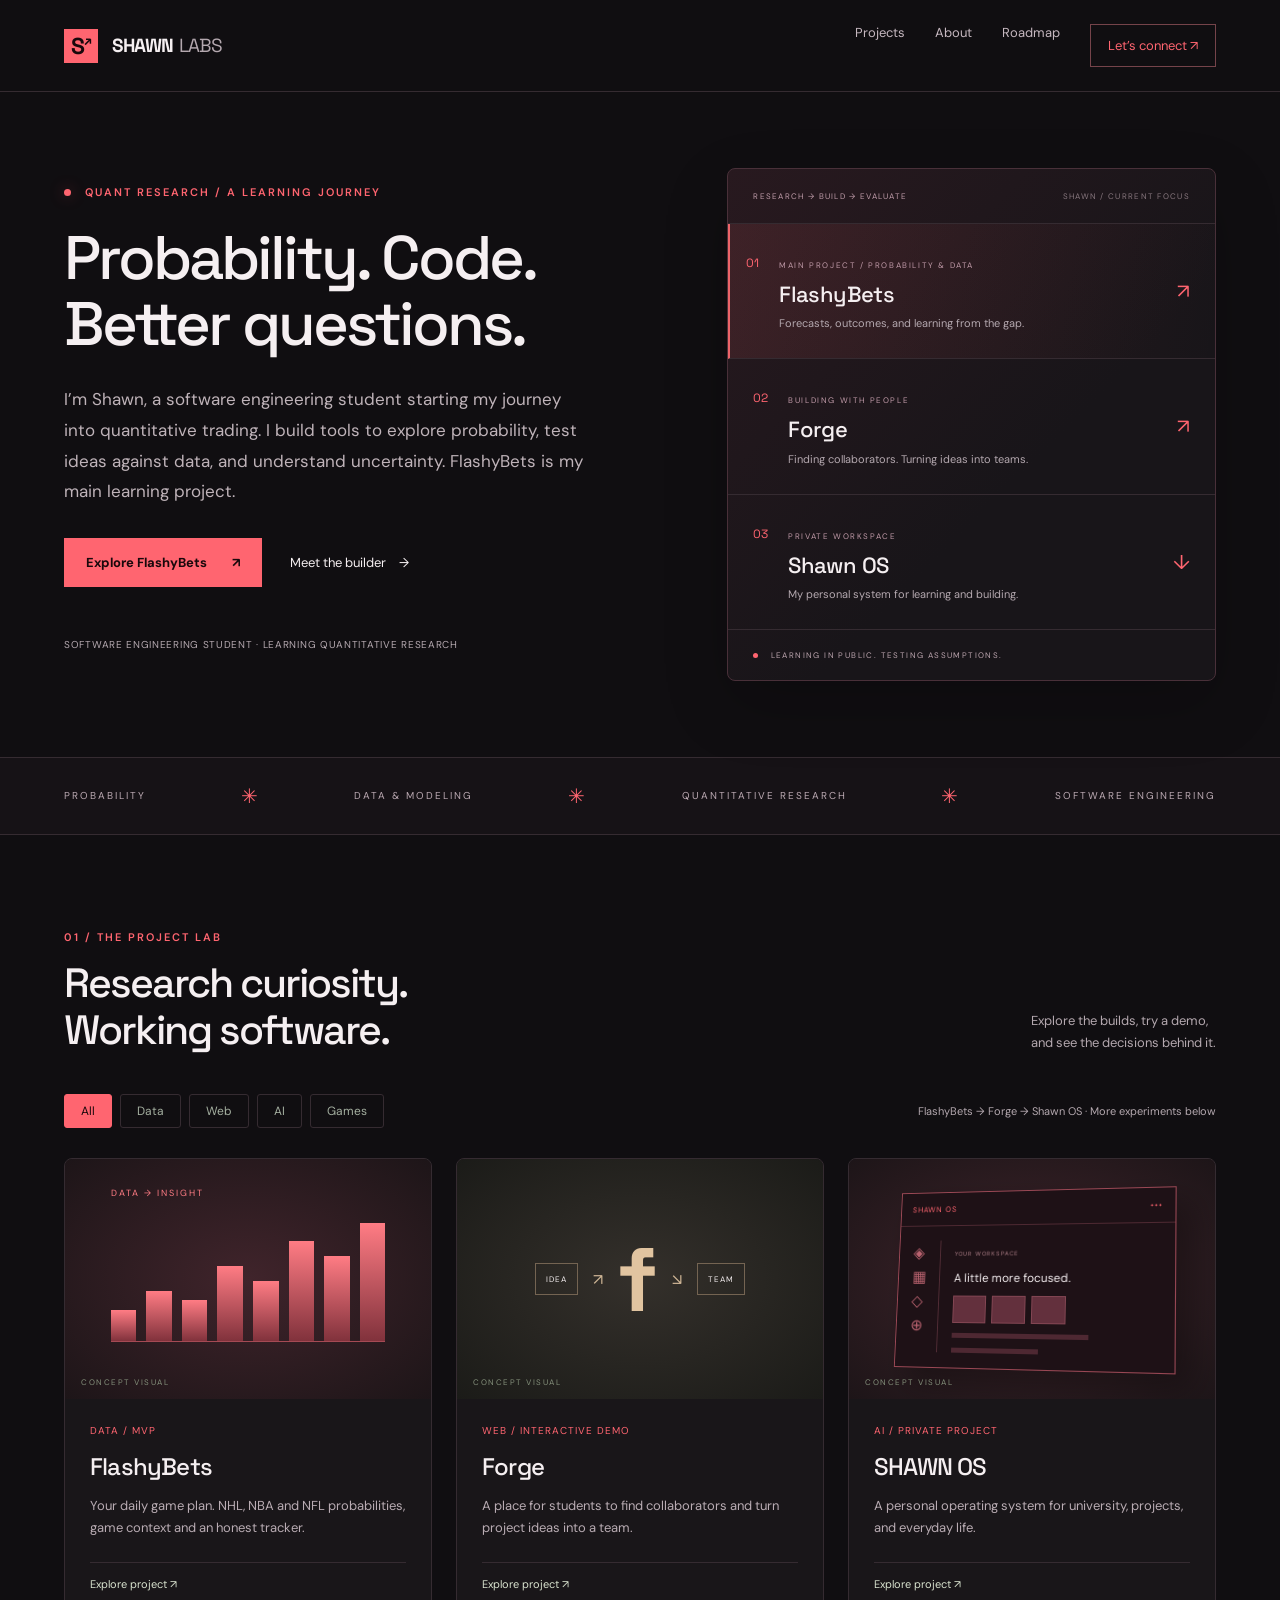
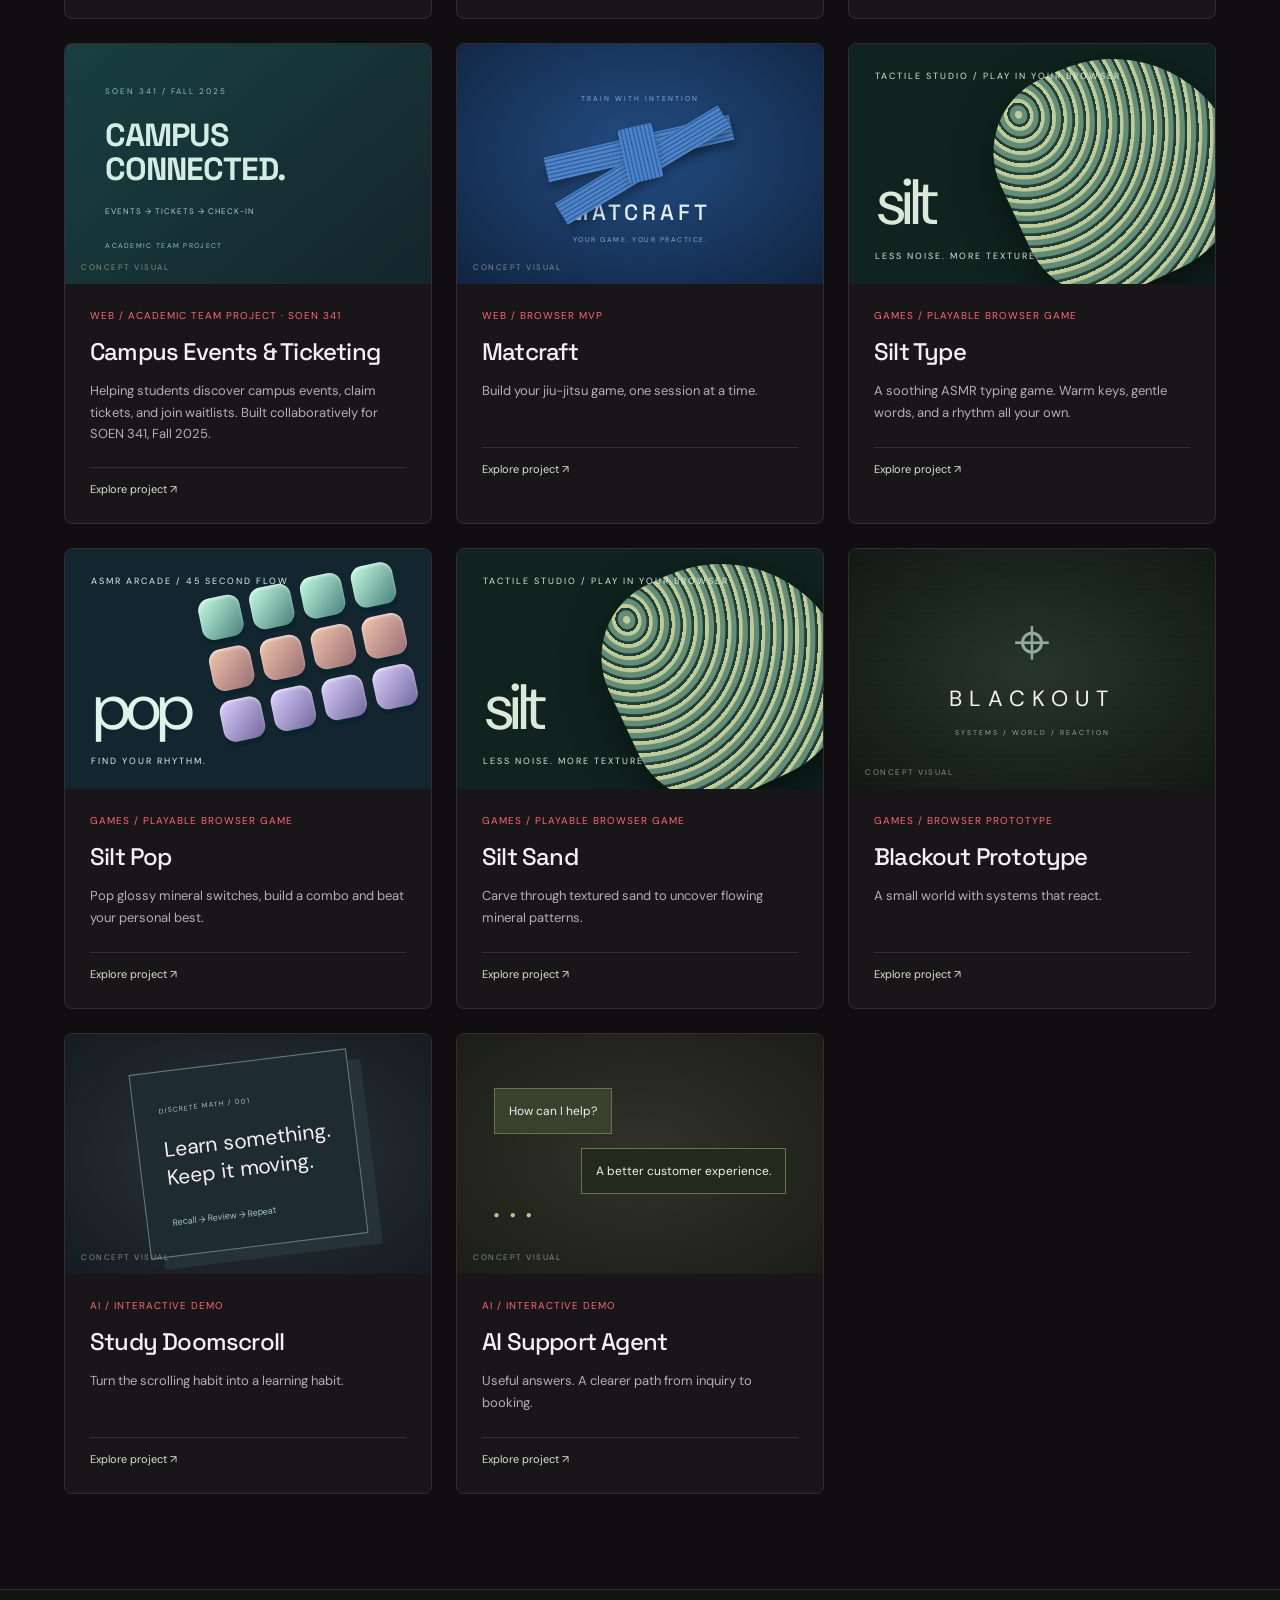
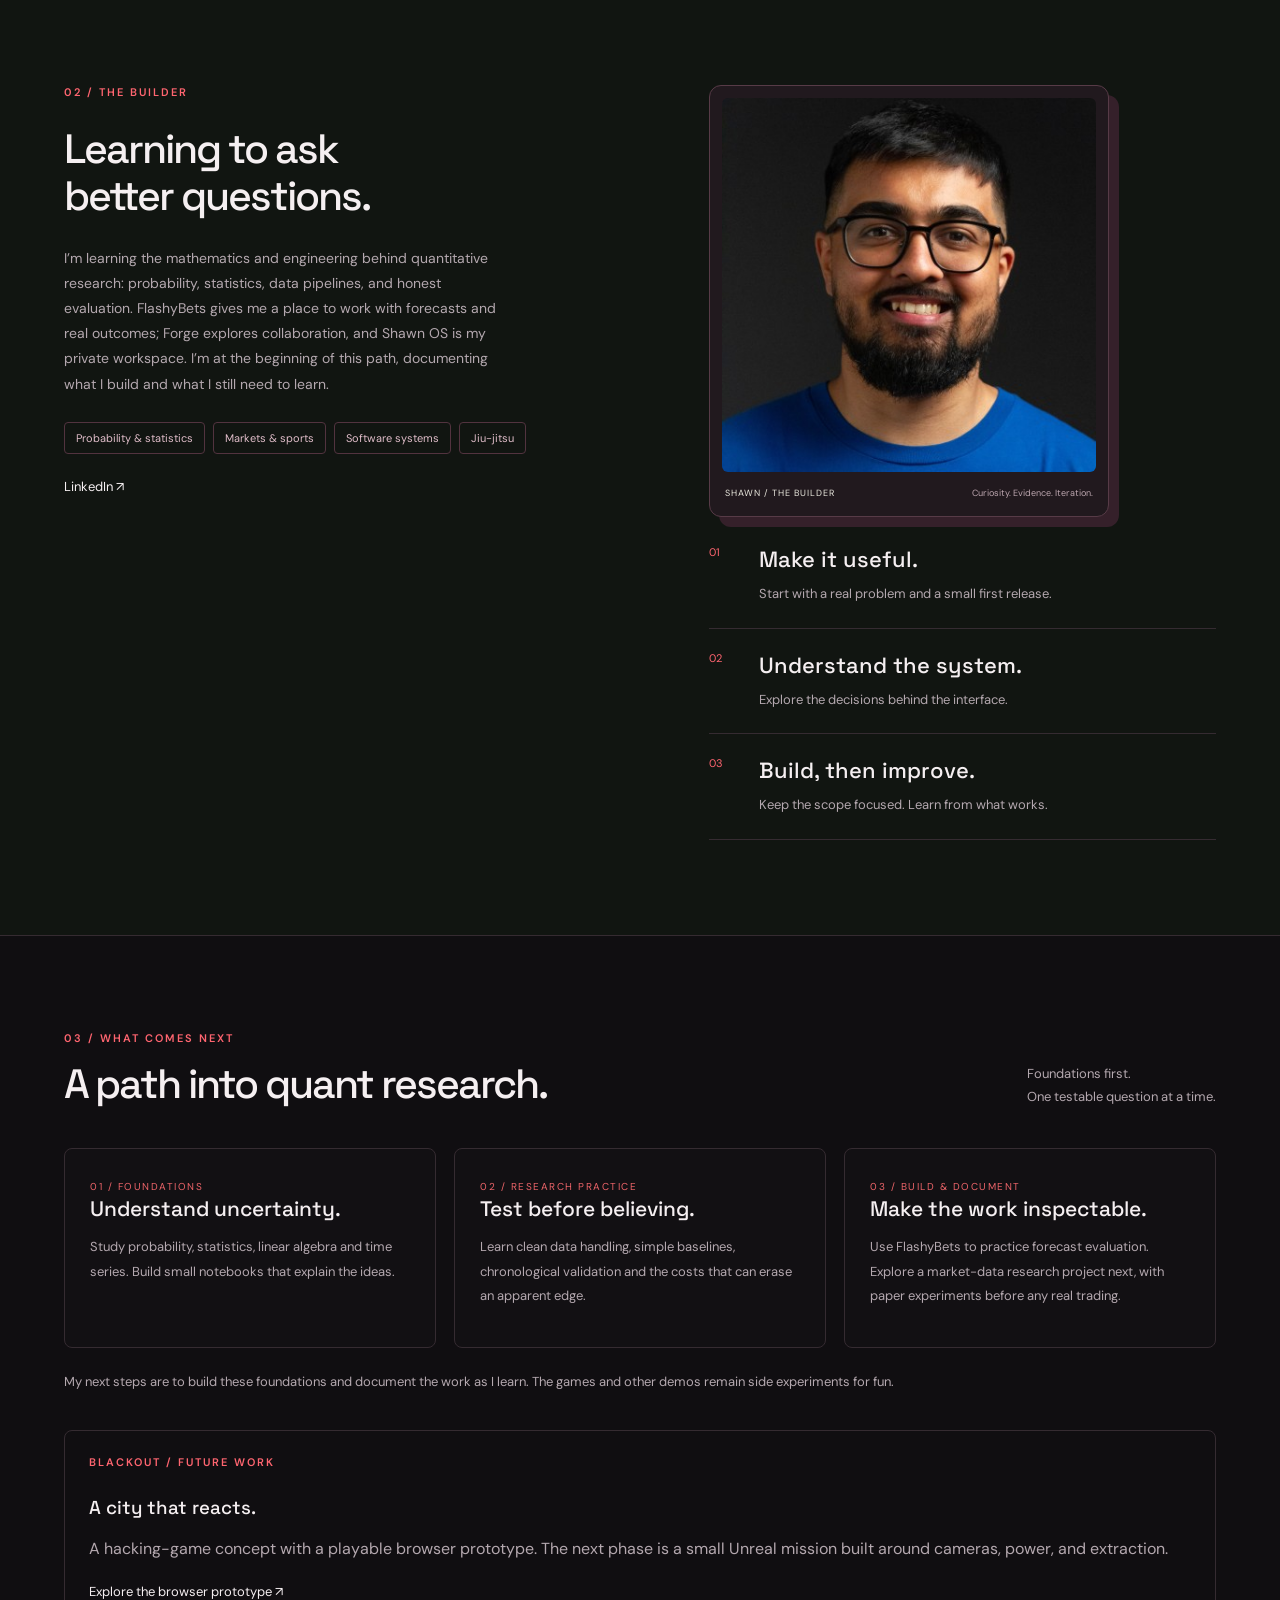
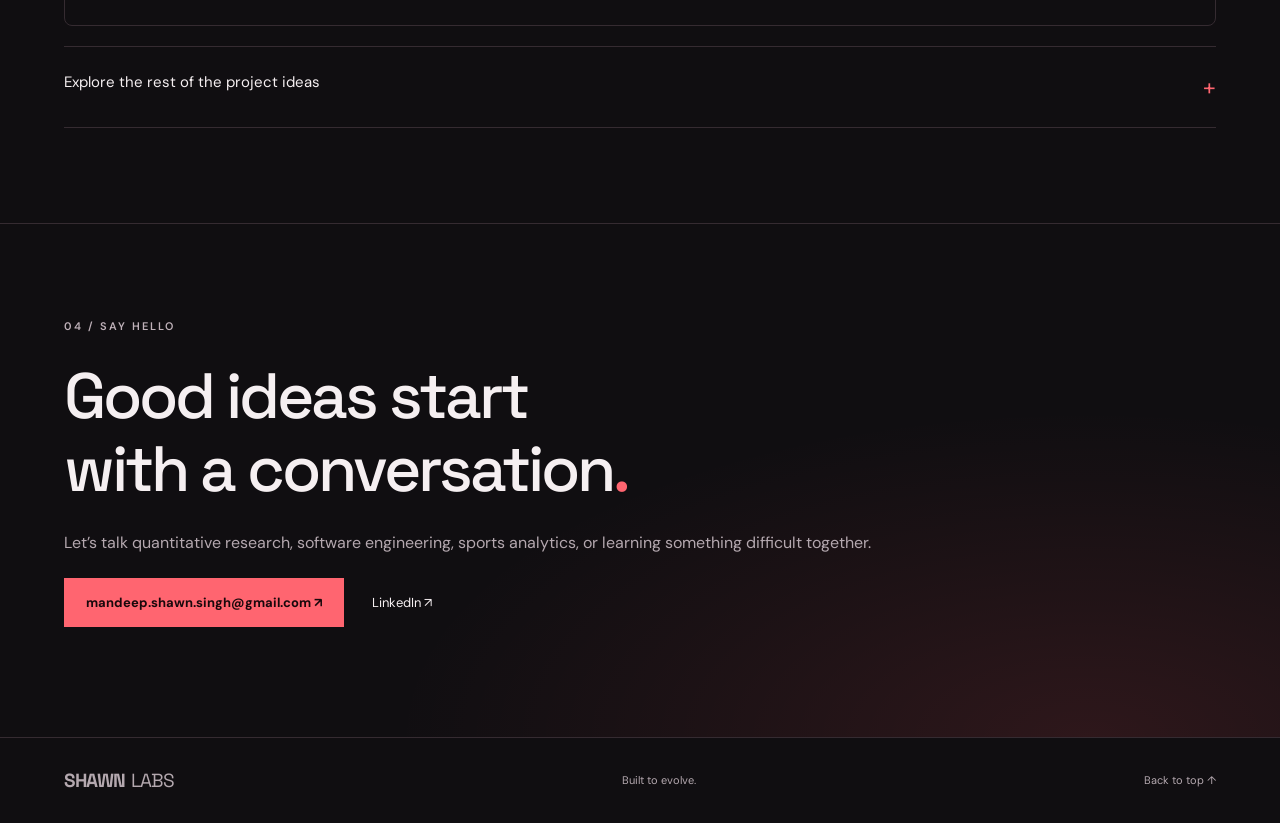
<file: index.html>
<!doctype html><html lang="en"><head><meta charset="utf-8"><meta name="viewport" content="width=device-width, initial-scale=1"><meta name="description" content="Shawn’s quantitative research learning portfolio. Probability, software engineering and sports forecasting, led by FlashyBets."><title>Shawn Labs — Quant Research & Software</title><link rel="stylesheet" href="style.css?v=quant1"><script src="content.js?v=quant1" defer></script><script src="app.js?v=quant1" defer></script></head><body>
<a class="skip" href="#work">Skip to projects</a><header><a class="brand" href="#home"><span class="mark">S<span>↗</span></span>SHAWN<span class="muted">LABS</span></a><nav aria-label="Main navigation"><a href="#work">Projects</a><a href="#about">About</a><a href="#roadmap">Roadmap</a><a class="nav-contact" href="#contact">Let’s connect ↗</a></nav></header>
<main><section class="hero" id="home"><div class="hero-copy"><p class="eyebrow"><span class="dot"></span> QUANT RESEARCH / A LEARNING JOURNEY</p><h1 id="headline"></h1><p class="intro" id="intro"></p><div class="actions"><a class="button" href="https://msingh13.github.io/FlashyBets/">Explore FlashyBets <span>↗</span></a><a class="text-link" href="#about">Meet the builder <span>→</span></a></div><p class="hero-note" id="role"></p></div><aside class="focus-panel" aria-label="Current project focus"><div class="focus-top"><span>RESEARCH → BUILD → EVALUATE</span><span>SHAWN / CURRENT FOCUS</span></div><a class="focus-row" href="https://msingh13.github.io/FlashyBets/"><span class="focus-index">01</span><div><small>MAIN PROJECT / PROBABILITY & DATA</small><h2>FlashyBets</h2><p>Forecasts, outcomes, and learning from the gap.</p></div><span class="focus-arrow">↗</span></a><a class="focus-row" href="forge.html"><span class="focus-index">02</span><div><small>BUILDING WITH PEOPLE</small><h2>Forge</h2><p>Finding collaborators. Turning ideas into teams.</p></div><span class="focus-arrow">↗</span></a><a class="focus-row" href="#work"><span class="focus-index">03</span><div><small>PRIVATE WORKSPACE</small><h2>Shawn OS</h2><p>My personal system for learning and building.</p></div><span class="focus-arrow">↓</span></a><div class="focus-bottom"><span class="dot"></span> LEARNING IN PUBLIC. TESTING ASSUMPTIONS.</div></aside></section>
<div class="ticker"><span>PROBABILITY</span><i>✳</i><span>DATA & MODELING</span><i>✳</i><span>QUANTITATIVE RESEARCH</span><i>✳</i><span>SOFTWARE ENGINEERING</span></div>
<section id="work" class="section"><div class="section-heading"><div><p class="eyebrow">01 / THE PROJECT LAB</p><h2>Research curiosity.<br>Working software.</h2></div><p>Explore the builds, try a demo,<br>and see the decisions behind it.</p></div><div class="work-toolbar"><div class="filters" aria-label="Filter projects"></div><span class="small">FlashyBets → Forge → Shawn OS · More experiments below</span></div><div id="projects" class="projects"></div></section>
<section id="about" class="about section"><div><p class="eyebrow">02 / THE BUILDER</p><h2>Learning to ask<br>better questions.</h2><p id="about-copy"></p><div class="interest-tags" aria-label="My interests"><span>Probability & statistics</span><span>Markets & sports</span><span>Software systems</span><span>Jiu-jitsu</span></div><div id="profile-links" class="actions"></div></div><div class="builder-visual"><figure class="builder-portrait"><img src="shawn-portrait.png" alt="Shawn, the builder behind Shawn Labs" width="400" height="400" loading="lazy"><figcaption><span>SHAWN / THE BUILDER</span><span>Curiosity. Evidence. Iteration.</span></figcaption></figure><div class="principles"><div><span>01</span><h3>Make it useful.</h3><p>Start with a real problem and a small first release.</p></div><div><span>02</span><h3>Understand the system.</h3><p>Explore the decisions behind the interface.</p></div><div><span>03</span><h3>Build, then improve.</h3><p>Keep the scope focused. Learn from what works.</p></div></div></div></section>
<section id="roadmap" class="section"><div class="section-heading"><div><p class="eyebrow">03 / WHAT COMES NEXT</p><h2>A path into quant research.</h2></div><p>Foundations first.<br>One testable question at a time.</p></div><div class="learning-path"><article><span>01 / FOUNDATIONS</span><h3>Understand uncertainty.</h3><p>Study probability, statistics, linear algebra and time series. Build small notebooks that explain the ideas.</p></article><article><span>02 / RESEARCH PRACTICE</span><h3>Test before believing.</h3><p>Learn clean data handling, simple baselines, chronological validation and the costs that can erase an apparent edge.</p></article><article><span>03 / BUILD & DOCUMENT</span><h3>Make the work inspectable.</h3><p>Use FlashyBets to practice forecast evaluation. Explore a market-data research project next, with paper experiments before any real trading.</p></article></div><p class="research-note">My next steps are to build these foundations and document the work as I learn. The games and other demos remain side experiments for fun.</p><article style="padding:24px;border:1px solid var(--line);margin-bottom:20px;border-radius:8px"><p class="eyebrow">BLACKOUT / FUTURE WORK</p><h3>A city that reacts.</h3><p style="color:var(--muted);line-height:1.8">A hacking-game concept with a playable browser prototype. The next phase is a small Unreal mission built around cameras, power, and extraction.</p><a class="text-link" href="blackout.html">Explore the browser prototype ↗</a></article><details class="backlog"><summary>Explore the rest of the project ideas <span>+</span></summary><div id="backlog-list"></div></details></section>
<section id="contact" class="contact section"><p class="eyebrow">04 / SAY HELLO</p><h2>Good ideas start<br>with a conversation<span>.</span></h2><p>Let’s talk quantitative research, software engineering, sports analytics, or learning something difficult together.</p><div id="contact-links" class="actions"></div></section></main><footer><a class="brand" href="#home">SHAWN<span class="muted">LABS</span></a><span>Built to evolve.</span><a href="#home">Back to top ↑</a></footer>
<dialog id="project-dialog" aria-label="Project details"><button class="close" aria-label="Close project details">×</button><div id="dialog-content"></div></dialog></body></html>
</file>
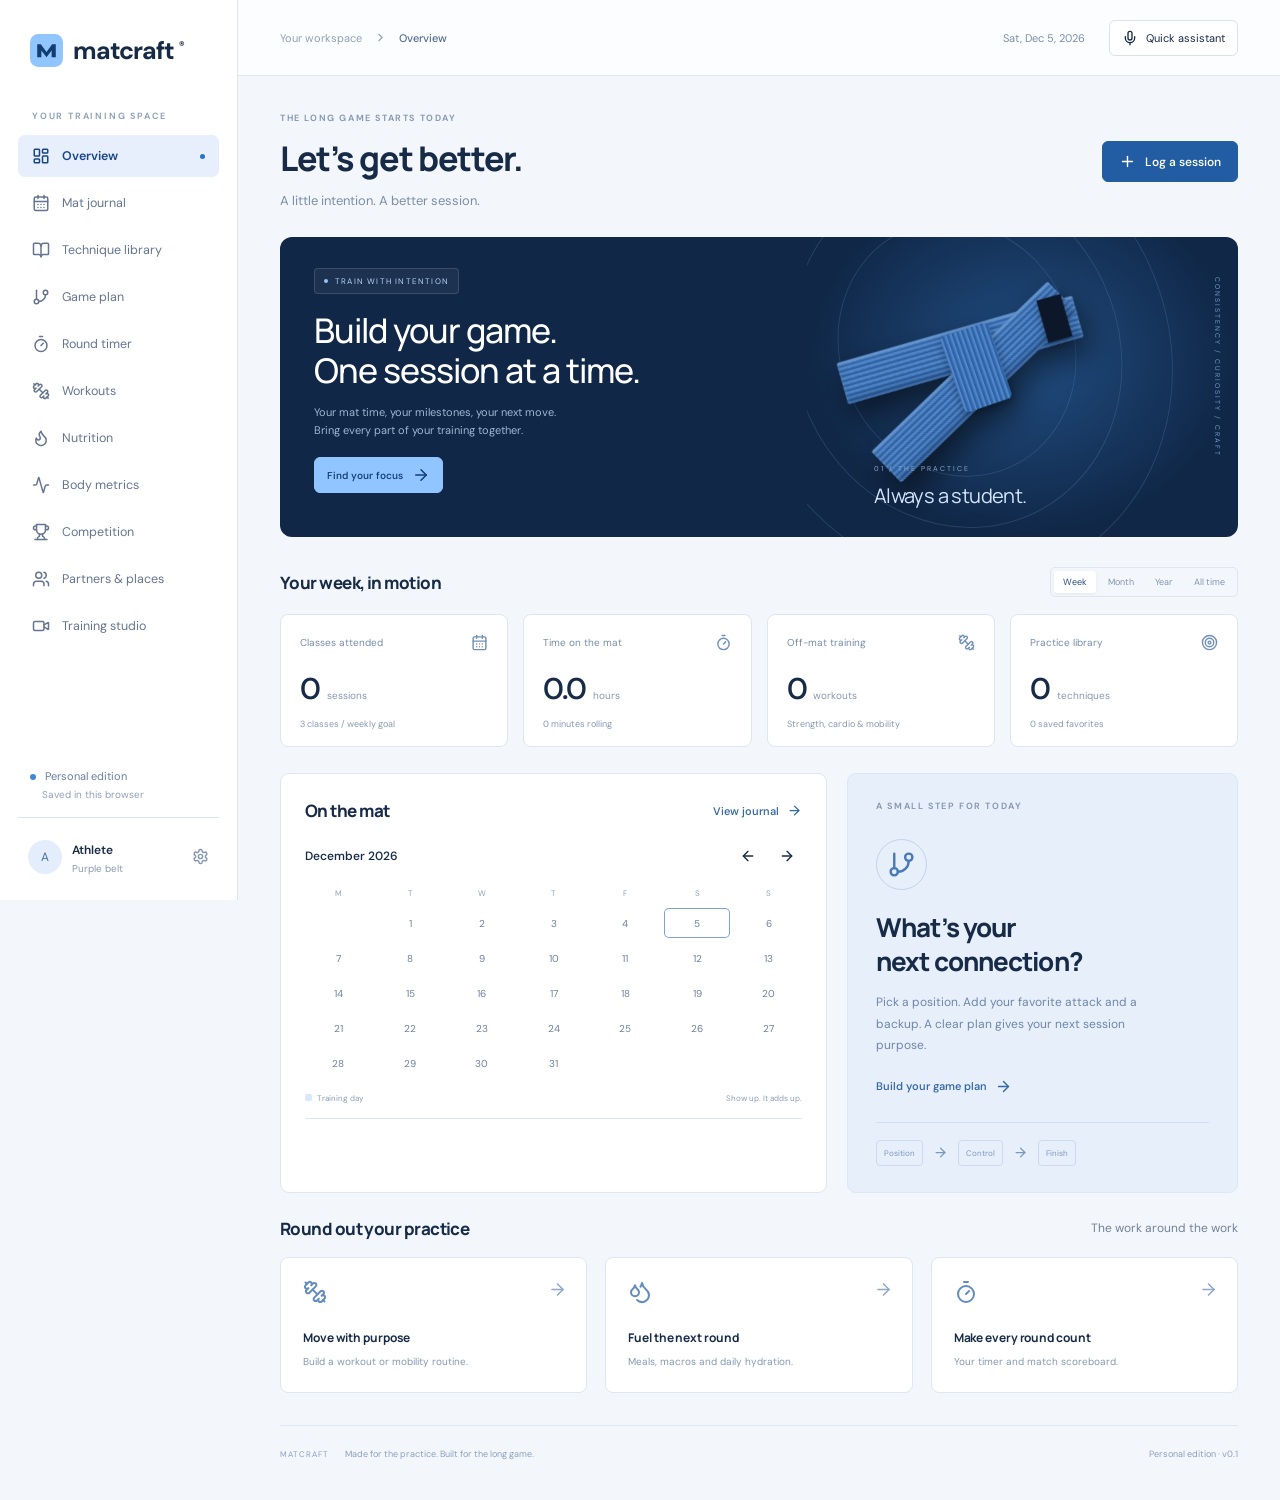
<file: JiuJitsuApp/index.html>
<!doctype html>
<html lang="en">
  <head>
    <meta charset="UTF-8" />
    <meta name="viewport" content="width=device-width, initial-scale=1.0" />
    <meta name="theme-color" content="#102747" />
    <meta
      name="description"
      content="Your personal jiu-jitsu training, strength, and nutrition journal."
    />
    <title>Matcraft — Train with intention</title>
    <link rel="icon" href="/JiuJitsuApp/icon.svg" />
    <script type="module" crossorigin src="/JiuJitsuApp/assets/index-hERA_0O3.js"></script>
    <link rel="stylesheet" crossorigin href="/JiuJitsuApp/assets/index-a4h91aaD.css">
  </head>
  <body>
    <div id="root"></div>
  </body>
</html>
</file>
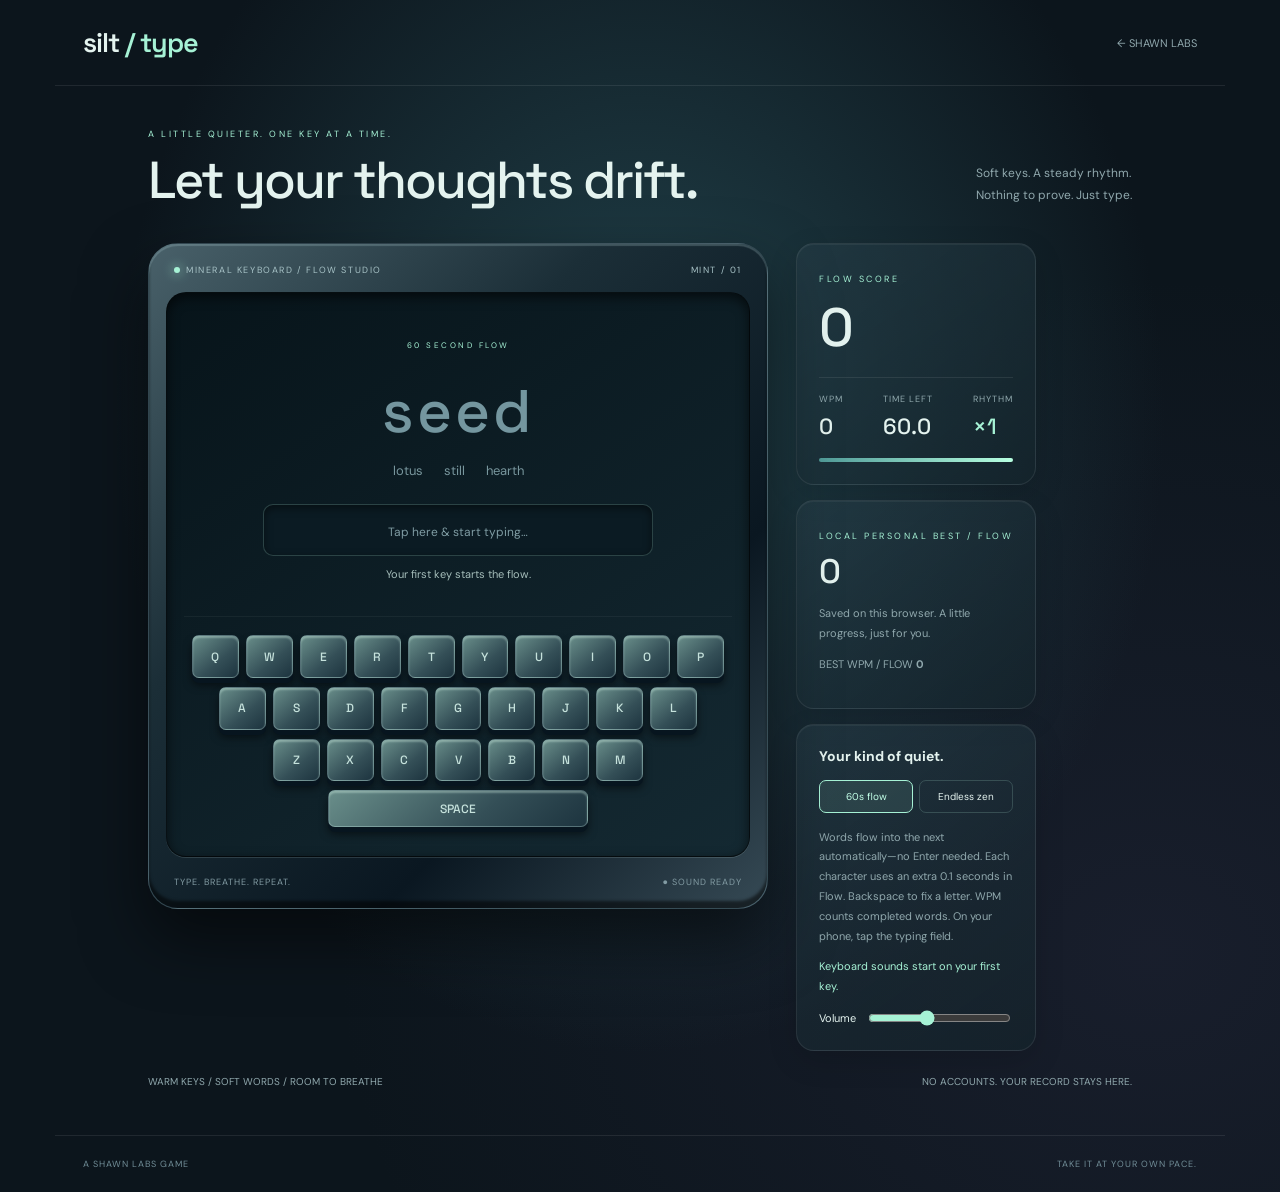
<file: Silt/index.html>
<!doctype html><html lang="en"><head><meta charset="utf-8"><meta name="viewport" content="width=device-width,initial-scale=1,viewport-fit=cover"><meta name="theme-color" content="#101b23"><meta name="description" content="A soothing ASMR typing game with warm mechanical keys, gentle word prompts, endless zen and a local personal best."><title>Silt Type — Let your thoughts drift.</title><style>
@import url('https://fonts.googleapis.com/css2?family=DM+Sans:wght@400;500;600;700&family=Space+Grotesk:wght@400;500;600;700&display=swap');
:root{color-scheme:dark;--ink:#e4f3ef;--dim:#90a8ad;--mint:#a6f2d5;--line:#ffffff15}*{box-sizing:border-box}body{margin:0;min-height:100svh;background:radial-gradient(ellipse at 50% 35%,#22434c 0,transparent 58%),radial-gradient(ellipse at 90% 80%,#31304c55,transparent 50%),#0c151c;color:var(--ink);font-family:'DM Sans',Arial,sans-serif}button,a,input{font:inherit}button{color:inherit;cursor:pointer}button:focus-visible,a:focus-visible,input:focus-visible{outline:3px solid #f5daa4;outline-offset:4px}a{color:inherit;text-decoration:none}header{max-width:1170px;margin:auto;padding:25px 28px;display:flex;align-items:center;justify-content:space-between;border-bottom:1px solid var(--line)}.brand{font:600 27px 'Space Grotesk',sans-serif;letter-spacing:-1px}.brand span{color:var(--mint)}.back{font-size:11px;color:var(--dim)}main{max-width:1040px;margin:auto;padding:35px 28px}.intro{display:flex;align-items:end;justify-content:space-between;gap:20px;margin-bottom:25px}.eyebrow{font-size:9px;letter-spacing:2.5px;color:var(--mint);text-transform:uppercase}h1{font:500 clamp(32px,5vw,52px)/1.08 'Space Grotesk',sans-serif;letter-spacing:-2px;margin:10px 0}.intro p{max-width:220px;font-size:12px;line-height:1.8;color:var(--dim)}.layout{display:grid;grid-template-columns:minmax(0,620px) 240px;gap:28px;align-items:start}.machine{padding:17px;border-radius:30px;background:linear-gradient(135deg,#49616a,#1b2e37 35%,#0a1721 70%,#364a55);border:1px solid #76939b55;box-shadow:0 30px 65px #0008,inset 0 2px 1px #b5d2d740,inset 0 -7px 3px #0008;position:relative}.machine-top{display:flex;justify-content:space-between;padding:3px 8px 16px;font-size:9px;letter-spacing:1.6px;color:#a8c3c7}.led{display:inline-block;width:6px;height:6px;border-radius:50%;background:var(--mint);box-shadow:0 0 12px var(--mint);margin-right:6px}.tray{padding:17px;background:linear-gradient(145deg,#07141a,#142932);border-radius:20px;border:1px solid #0009;box-shadow:inset 0 4px 12px #0009,0 1px #bdd4d52b;position:relative}.grid{display:grid;grid-template-columns:repeat(6,1fr);gap:12px;perspective:800px}.tile{aspect-ratio:1;border-radius:28%;border:1px solid #d6fff34f;background:radial-gradient(ellipse at 30% 18%,#f3fff9a6 0,transparent 32%),radial-gradient(ellipse at 50% 35%,var(--c),var(--shade));box-shadow:inset 0 3px 3px #efffffa6,inset 0 -9px 9px #001b2880,0 7px 0 #061119,0 11px 10px #0009;position:relative;transition:transform .1s,box-shadow .1s;touch-action:manipulation;-webkit-tap-highlight-color:transparent;user-select:none}.tile::before{content:'';position:absolute;inset:20%;border:1px solid #f6fffa38;border-radius:50%;box-shadow:0 1px 2px #0005,inset 0 1px 2px #fff3}.tile::after{content:'';position:absolute;top:13%;left:20%;width:33%;height:10%;border-radius:50%;transform:rotate(-25deg);background:#fff7;filter:blur(1px)}.tile:hover{filter:brightness(1.1)}.tile.popped{transform:translateY(6px) scale(.95);box-shadow:inset 0 5px 15px #0009,0 1px 0 #061119;background:radial-gradient(ellipse at 50% 60%,#25424a,#10222c);border-color:#6c9c9c30;filter:none}.tile.popped::after{opacity:0}.tile.popped::before{inset:26%;border-color:#70bda83b;box-shadow:inset 0 2px 6px #0008}.machine-bottom{display:flex;justify-content:space-between;padding:19px 8px 3px;font-size:9px;letter-spacing:1px;color:#829ba3}.aside{display:grid;gap:15px}.panel{padding:22px;border:1px solid var(--line);border-radius:18px;background:linear-gradient(145deg,#29404b77,#14252c99);box-shadow:inset 0 1px #ffffff0d,0 10px 30px #0002}.score{font:500 54px 'Space Grotesk',sans-serif;letter-spacing:-2px;margin:6px 0}.stats{display:flex;justify-content:space-between;gap:16px;margin-top:15px;padding-top:15px;border-top:1px solid var(--line)}.stats small{font-size:9px;display:block;letter-spacing:1px;color:var(--dim);margin-bottom:7px}.stats b{font:500 22px 'Space Grotesk',sans-serif}.combo{color:var(--mint)}.track{height:4px;border-radius:8px;background:#071b23;margin-top:18px;overflow:hidden}.track i{display:block;height:100%;background:linear-gradient(90deg,#509b98,#b6ffe0);width:100%;transition:width .1s linear}.panel p,.note{font-size:11px;line-height:1.8;color:var(--dim)}.panel h2{font-size:14px;margin:0 0 7px}.volume{display:flex;align-items:center;gap:10px;font-size:11px}.volume input{min-width:0;width:100%;accent-color:var(--mint)}.primary{background:linear-gradient(#c3ffe3,#89c9b9);color:#102c2c;border:1px solid #d5ffed;border-radius:10px;padding:13px 22px;font-weight:700;font-size:12px;box-shadow:0 4px 0 #426f68,0 8px 15px #0004}.primary:active{transform:translateY(3px);box-shadow:0 1px 0 #426f68}.begin{margin-top:5px;color:var(--mint)!important}.overlay{position:absolute;inset:0;z-index:4;background:#091b24df;backdrop-filter:blur(9px);border-radius:20px;display:flex;align-items:center;justify-content:center;text-align:center;padding:25px}.overlay[hidden]{display:none}.overlay h2{font:500 32px 'Space Grotesk',sans-serif;margin:10px 0}.overlay p{font-size:12px;line-height:1.8;color:var(--dim)}.result{font:500 58px 'Space Grotesk',sans-serif;color:var(--mint);margin:10px}.float{position:absolute;pointer-events:none;font:700 23px 'Space Grotesk',sans-serif;color:#e6ffee;text-shadow:0 2px 8px #000;z-index:5;animation:rise .65s ease-out forwards}.spark{position:absolute;pointer-events:none;width:5px;height:5px;border-radius:50%;background:var(--mint);z-index:5;animation:spark .45s ease-out forwards}.below{display:flex;justify-content:space-between;gap:20px;margin-top:22px;font-size:10px;color:var(--dim);line-height:1.7}footer{max-width:1170px;padding:22px 28px;margin:10px auto 0;display:flex;justify-content:space-between;border-top:1px solid var(--line);font-size:9px;letter-spacing:1px;color:#718d97}.sr{position:absolute;width:1px;height:1px;overflow:hidden;clip:rect(0,0,0,0)}@keyframes rise{to{transform:translateY(-52px);opacity:0}}@keyframes spark{to{transform:translate(var(--x),var(--y));opacity:0}}
@media(max-width:760px){header{padding:19px 20px}main{padding:24px 18px}.intro{margin-bottom:20px}.intro p{display:none}.layout{grid-template-columns:1fr;gap:18px}.machine{padding:12px;border-radius:24px}.tray{padding:12px}.grid{gap:10px}.tile{box-shadow:inset 0 2px 3px #efffffa6,inset 0 -6px 6px #001b2880,0 5px 0 #061119,0 8px 8px #0008}.machine-top{font-size:8px;padding-bottom:13px}.machine-bottom{font-size:8px;padding-top:15px}.aside{grid-template-columns:1fr 1fr;gap:12px}.score-panel{grid-column:1/-1;display:grid;grid-template-columns:1fr 1fr;padding:17px 20px;gap:0 20px}.score{font-size:40px;margin:0;grid-column:1}.score-panel>.eyebrow{grid-column:1}.stats{grid-column:2;grid-row:1/3;padding:0;border:0;margin:0;align-items:center}.stats b{font-size:22px}.track{grid-column:1/-1;margin-top:12px}.panel{padding:17px}.panel p{font-size:10px}.below{font-size:9px}footer{font-size:8px;padding:20px;gap:20px}.brand{font-size:25px}}@media(prefers-reduced-motion:reduce){*,*::before,*::after{animation:none!important;transition:none!important}}

.word-area{min-height:240px;text-align:center;padding:30px 8px 20px}.word-area>.eyebrow{font-size:8px}#word{font:500 clamp(36px,6vw,60px) 'Space Grotesk',sans-serif;letter-spacing:3px;margin:23px 0 12px;color:#74969f}#word .matched{color:#c0ffe5;text-shadow:0 0 25px #b0ffda55}#word .wrong{color:#edbba8;text-decoration:underline;text-decoration-thickness:2px}.upcoming{font-size:13px;color:#78969d;word-spacing:18px;margin-bottom:25px}#typing{display:block;width:100%;max-width:390px;margin:auto;border-radius:10px;border:1px solid #8cbdad40;background:#0b1b23;box-shadow:inset 0 3px 8px #0007;padding:14px 16px;color:#d4f5e4;text-align:center;font-size:17px}#typing::placeholder{color:#7f9ca3;font-size:12px}#feedback{font-size:11px;color:#a5bdba;min-height:18px}.keyboard{display:flex;flex-direction:column;gap:9px;padding:18px 4px 12px;border-top:1px solid #ffffff0c}.key-row{display:flex;justify-content:center;gap:7px}.key{display:flex;align-items:center;justify-content:center;width:8.7%;aspect-ratio:1.1;border-radius:7px;border:1px solid #c8e9e54a;background:linear-gradient(140deg,#698e8a,#344f57 60%,#1d343f);box-shadow:inset 0 2px 2px #e1ffef55,0 5px 0 #07151f,0 7px 8px #0008;font:500 12px 'Space Grotesk',sans-serif;color:#c6e2dc;transition:transform .08s,background .08s}.key.active{transform:translateY(4px);background:linear-gradient(#c5ffe2,#5aa99e);color:#143c3c;box-shadow:inset 0 2px 5px #fff8,0 1px 0 #07151f,0 0 20px #9fffd544}.key.space{width:48%;aspect-ratio:7}.modes{display:flex;gap:6px;margin:15px 0}.quiet-mode{padding:9px;border:1px solid #8bbaae40;background:none;border-radius:7px;font-size:10px;flex:1}.quiet-mode[aria-pressed=true]{background:#a6f2d51a;color:#c2ffe7;border-color:#a6f2d5}.machine{transition:box-shadow .3s}.machine.bloom{box-shadow:0 30px 65px #0008,0 0 35px #a6f2d525,inset 0 2px 1px #b5d2d740}@media(max-width:760px){.word-area{min-height:220px;padding:24px 4px 12px}#word{margin:20px 0 12px;font-size:38px}.keyboard{gap:7px;padding-top:15px}.key-row{gap:5px}.key{font-size:9px;border-radius:5px}.upcoming{font-size:11px;word-spacing:9px}.aside{grid-template-columns:1fr 1fr}.aside .panel:last-child{grid-column:1/-1}.key.space{aspect-ratio:8}}
</style></head><body><header><a class="brand" href="./">silt<span> / type</span></a><a class="back" href="../#work">← SHAWN LABS</a></header><main><section class="intro"><div><span class="eyebrow">A LITTLE QUIETER. ONE KEY AT A TIME.</span><h1>Let your thoughts drift.</h1></div><p>Soft keys. A steady rhythm.<br>Nothing to prove. Just type.</p></section><div class="layout"><section class="machine" aria-label="ASMR typing studio"><div class="machine-top"><span><i class="led"></i>MINERAL KEYBOARD / FLOW STUDIO</span><span id="board-label">MINT / 01</span></div><div class="tray" id="tray"><div class="word-area"><div class="eyebrow" id="mode-label">60 SECOND FLOW</div><div id="word" aria-hidden="true"></div><div class="upcoming" id="upcoming" aria-hidden="true"></div><label class="sr" for="typing">Type the displayed word</label><input id="typing" type="text" autocomplete="off" autocapitalize="none" spellcheck="false" enterkeyhint="done" placeholder="Tap here & start typing…" aria-describedby="instructions"><p id="feedback">Your first key starts the flow.</p></div><div class="keyboard" id="keys" aria-hidden="true"></div><div class="overlay" id="result" hidden><div><span class="eyebrow" id="result-title">FLOW COMPLETE</span><h2>A little lighter.</h2><div class="result" id="final-score">0</div><p id="final-note"></p><button class="primary" id="again">Find your flow again ↗</button></div></div></div><div class="machine-bottom"><span id="board-status">TYPE. BREATHE. REPEAT.</span><span>● SOUND READY</span></div></section><aside class="aside"><section class="panel score-panel"><span class="eyebrow">FLOW SCORE</span><div class="score" id="score">0</div><div class="stats"><div><small>WPM</small><b id="wpm">0</b></div><div><small id="clock-label">TIME LEFT</small><b id="time">60.0</b></div><div><small>RHYTHM</small><b class="combo" id="combo">×1</b></div></div><div class="track" role="progressbar" aria-label="Time remaining" aria-valuemin="0" aria-valuemax="60" aria-valuenow="60"><i id="time-bar"></i></div></section><section class="panel"><span class="eyebrow">LOCAL PERSONAL BEST / FLOW</span><div class="score" style="font-size:34px" id="best">0</div><p id="save-note">Saved on this browser. A little progress, just for you.</p><p>BEST WPM / FLOW <b id="best-wpm">0</b></p></section><section class="panel"><h2>Your kind of quiet.</h2><div class="modes"><button class="quiet-mode" data-mode="flow" aria-pressed="true">60s flow</button><button class="quiet-mode" data-mode="zen" aria-pressed="false">Endless zen</button></div><p id="instructions">Words flow into the next automatically—no Enter needed. Each character uses an extra 0.1 seconds in Flow. Backspace to fix a letter. WPM counts completed words. On your phone, tap the typing field.</p><p class="begin" id="audio-note">Keyboard sounds start on your first key.</p><label class="volume">Volume <input id="volume" type="range" min="0" max="100" value="40" aria-label="Sound volume"></label></section></aside></div><div class="below"><span>WARM KEYS / SOFT WORDS / ROOM TO BREATHE</span><span>NO ACCOUNTS. YOUR RECORD STAYS HERE.</span></div><p class="sr" id="status" role="status" aria-live="polite"></p></main><footer><span>A SHAWN LABS GAME</span><span>TAKE IT AT YOUR OWN PACE.</span></footer><script type="module" src="./game.mjs?v=type3"></script></body></html>
</file>
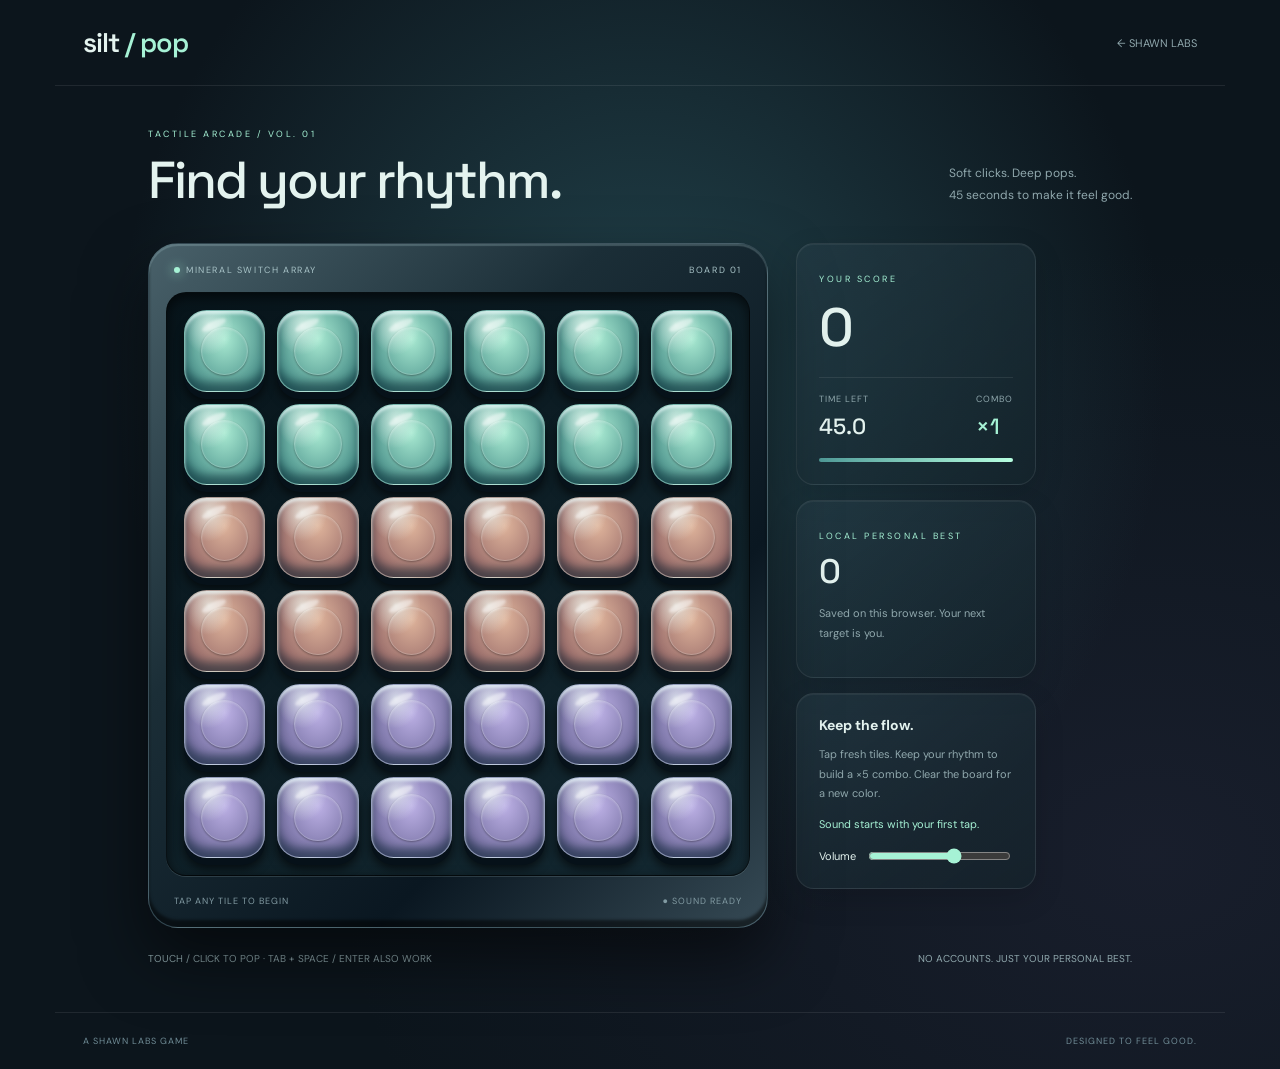
<file: SiltPop/index.html>
<!doctype html><html lang="en"><head><meta charset="utf-8"><meta name="viewport" content="width=device-width,initial-scale=1,viewport-fit=cover"><meta name="theme-color" content="#101b23"><meta name="description" content="Silt Pop: a tactile ASMR clicking game. Pop glossy mineral tiles, build a combo, and beat your local high score."><title>Silt Pop — Find your rhythm.</title><style>
@import url('https://fonts.googleapis.com/css2?family=DM+Sans:wght@400;500;600;700&family=Space+Grotesk:wght@400;500;600;700&display=swap');
:root{color-scheme:dark;--ink:#e4f3ef;--dim:#90a8ad;--mint:#a6f2d5;--line:#ffffff15}*{box-sizing:border-box}body{margin:0;min-height:100svh;background:radial-gradient(ellipse at 50% 35%,#22434c 0,transparent 58%),radial-gradient(ellipse at 90% 80%,#31304c55,transparent 50%),#0c151c;color:var(--ink);font-family:'DM Sans',Arial,sans-serif}button,a,input{font:inherit}button{color:inherit;cursor:pointer}button:focus-visible,a:focus-visible,input:focus-visible{outline:3px solid #f5daa4;outline-offset:4px}a{color:inherit;text-decoration:none}header{max-width:1170px;margin:auto;padding:25px 28px;display:flex;align-items:center;justify-content:space-between;border-bottom:1px solid var(--line)}.brand{font:600 27px 'Space Grotesk',sans-serif;letter-spacing:-1px}.brand span{color:var(--mint)}.back{font-size:11px;color:var(--dim)}main{max-width:1040px;margin:auto;padding:35px 28px}.intro{display:flex;align-items:end;justify-content:space-between;gap:20px;margin-bottom:25px}.eyebrow{font-size:9px;letter-spacing:2.5px;color:var(--mint);text-transform:uppercase}h1{font:500 clamp(32px,5vw,52px)/1.08 'Space Grotesk',sans-serif;letter-spacing:-2px;margin:10px 0}.intro p{max-width:220px;font-size:12px;line-height:1.8;color:var(--dim)}.layout{display:grid;grid-template-columns:minmax(0,620px) 240px;gap:28px;align-items:start}.machine{padding:17px;border-radius:30px;background:linear-gradient(135deg,#49616a,#1b2e37 35%,#0a1721 70%,#364a55);border:1px solid #76939b55;box-shadow:0 30px 65px #0008,inset 0 2px 1px #b5d2d740,inset 0 -7px 3px #0008;position:relative}.machine-top{display:flex;justify-content:space-between;padding:3px 8px 16px;font-size:9px;letter-spacing:1.6px;color:#a8c3c7}.led{display:inline-block;width:6px;height:6px;border-radius:50%;background:var(--mint);box-shadow:0 0 12px var(--mint);margin-right:6px}.tray{padding:17px;background:linear-gradient(145deg,#07141a,#142932);border-radius:20px;border:1px solid #0009;box-shadow:inset 0 4px 12px #0009,0 1px #bdd4d52b;position:relative}.grid{display:grid;grid-template-columns:repeat(6,1fr);gap:12px;perspective:800px}.tile{aspect-ratio:1;border-radius:28%;border:1px solid #d6fff34f;background:radial-gradient(ellipse at 30% 18%,#f3fff9a6 0,transparent 32%),radial-gradient(ellipse at 50% 35%,var(--c),var(--shade));box-shadow:inset 0 3px 3px #efffffa6,inset 0 -9px 9px #001b2880,0 7px 0 #061119,0 11px 10px #0009;position:relative;transition:transform .1s,box-shadow .1s;touch-action:manipulation;-webkit-tap-highlight-color:transparent;user-select:none}.tile::before{content:'';position:absolute;inset:20%;border:1px solid #f6fffa38;border-radius:50%;box-shadow:0 1px 2px #0005,inset 0 1px 2px #fff3}.tile::after{content:'';position:absolute;top:13%;left:20%;width:33%;height:10%;border-radius:50%;transform:rotate(-25deg);background:#fff7;filter:blur(1px)}.tile:hover{filter:brightness(1.1)}.tile.popped{transform:translateY(6px) scale(.95);box-shadow:inset 0 5px 15px #0009,0 1px 0 #061119;background:radial-gradient(ellipse at 50% 60%,#25424a,#10222c);border-color:#6c9c9c30;filter:none}.tile.popped::after{opacity:0}.tile.popped::before{inset:26%;border-color:#70bda83b;box-shadow:inset 0 2px 6px #0008}.machine-bottom{display:flex;justify-content:space-between;padding:19px 8px 3px;font-size:9px;letter-spacing:1px;color:#829ba3}.aside{display:grid;gap:15px}.panel{padding:22px;border:1px solid var(--line);border-radius:18px;background:linear-gradient(145deg,#29404b77,#14252c99);box-shadow:inset 0 1px #ffffff0d,0 10px 30px #0002}.score{font:500 54px 'Space Grotesk',sans-serif;letter-spacing:-2px;margin:6px 0}.stats{display:flex;justify-content:space-between;gap:16px;margin-top:15px;padding-top:15px;border-top:1px solid var(--line)}.stats small{font-size:9px;display:block;letter-spacing:1px;color:var(--dim);margin-bottom:7px}.stats b{font:500 22px 'Space Grotesk',sans-serif}.combo{color:var(--mint)}.track{height:4px;border-radius:8px;background:#071b23;margin-top:18px;overflow:hidden}.track i{display:block;height:100%;background:linear-gradient(90deg,#509b98,#b6ffe0);width:100%;transition:width .1s linear}.panel p,.note{font-size:11px;line-height:1.8;color:var(--dim)}.panel h2{font-size:14px;margin:0 0 7px}.volume{display:flex;align-items:center;gap:10px;font-size:11px}.volume input{min-width:0;width:100%;accent-color:var(--mint)}.primary{background:linear-gradient(#c3ffe3,#89c9b9);color:#102c2c;border:1px solid #d5ffed;border-radius:10px;padding:13px 22px;font-weight:700;font-size:12px;box-shadow:0 4px 0 #426f68,0 8px 15px #0004}.primary:active{transform:translateY(3px);box-shadow:0 1px 0 #426f68}.begin{margin-top:5px;color:var(--mint)!important}.overlay{position:absolute;inset:0;z-index:4;background:#091b24df;backdrop-filter:blur(9px);border-radius:20px;display:flex;align-items:center;justify-content:center;text-align:center;padding:25px}.overlay[hidden]{display:none}.overlay h2{font:500 32px 'Space Grotesk',sans-serif;margin:10px 0}.overlay p{font-size:12px;line-height:1.8;color:var(--dim)}.result{font:500 58px 'Space Grotesk',sans-serif;color:var(--mint);margin:10px}.float{position:absolute;pointer-events:none;font:700 23px 'Space Grotesk',sans-serif;color:#e6ffee;text-shadow:0 2px 8px #000;z-index:5;animation:rise .65s ease-out forwards}.spark{position:absolute;pointer-events:none;width:5px;height:5px;border-radius:50%;background:var(--mint);z-index:5;animation:spark .45s ease-out forwards}.below{display:flex;justify-content:space-between;gap:20px;margin-top:22px;font-size:10px;color:var(--dim);line-height:1.7}footer{max-width:1170px;padding:22px 28px;margin:10px auto 0;display:flex;justify-content:space-between;border-top:1px solid var(--line);font-size:9px;letter-spacing:1px;color:#718d97}.sr{position:absolute;width:1px;height:1px;overflow:hidden;clip:rect(0,0,0,0)}@keyframes rise{to{transform:translateY(-52px);opacity:0}}@keyframes spark{to{transform:translate(var(--x),var(--y));opacity:0}}
@media(max-width:760px){header{padding:19px 20px}main{padding:24px 18px}.intro{margin-bottom:20px}.intro p{display:none}.layout{grid-template-columns:1fr;gap:18px}.machine{padding:12px;border-radius:24px}.tray{padding:12px}.grid{gap:10px}.tile{box-shadow:inset 0 2px 3px #efffffa6,inset 0 -6px 6px #001b2880,0 5px 0 #061119,0 8px 8px #0008}.machine-top{font-size:8px;padding-bottom:13px}.machine-bottom{font-size:8px;padding-top:15px}.aside{grid-template-columns:1fr 1fr;gap:12px}.score-panel{grid-column:1/-1;display:grid;grid-template-columns:1fr 1fr;padding:17px 20px;gap:0 20px}.score{font-size:40px;margin:0;grid-column:1}.score-panel>.eyebrow{grid-column:1}.stats{grid-column:2;grid-row:1/3;padding:0;border:0;margin:0;align-items:center}.stats b{font-size:22px}.track{grid-column:1/-1;margin-top:12px}.panel{padding:17px}.panel p{font-size:10px}.below{font-size:9px}footer{font-size:8px;padding:20px;gap:20px}.brand{font-size:25px}}@media(prefers-reduced-motion:reduce){*,*::before,*::after{animation:none!important;transition:none!important}}
</style></head><body><header><a class="brand" href="./">silt<span> / pop</span></a><a class="back" href="../#work">← SHAWN LABS</a></header><main><section class="intro"><div><span class="eyebrow">TACTILE ARCADE / VOL. 01</span><h1>Find your rhythm.</h1></div><p>Soft clicks. Deep pops.<br>45 seconds to make it feel good.</p></section><div class="layout"><section class="machine" aria-label="ASMR pop board"><div class="machine-top"><span><i class="led"></i>MINERAL SWITCH ARRAY</span><span id="board-label">BOARD 01</span></div><div class="tray" id="tray"><div class="grid" id="grid" role="group" aria-label="Pop tiles"></div><div class="overlay" id="result" hidden><div><span class="eyebrow" id="result-title">ROUND COMPLETE</span><h2>That hit the spot.</h2><div class="result" id="final-score">0</div><p id="final-note"></p><button class="primary" id="again">One more round ↗</button></div></div></div><div class="machine-bottom"><span id="board-status">TAP ANY TILE TO BEGIN</span><span>● SOUND READY</span></div></section><aside class="aside"><section class="panel score-panel"><span class="eyebrow">YOUR SCORE</span><div class="score" id="score">0</div><div class="stats"><div><small>TIME LEFT</small><b id="time">45.0</b></div><div><small>COMBO</small><b class="combo" id="combo">×1</b></div></div><div class="track" role="progressbar" aria-label="Time remaining" aria-valuemin="0" aria-valuemax="45" aria-valuenow="45"><i id="time-bar"></i></div></section><section class="panel"><span class="eyebrow">LOCAL PERSONAL BEST</span><div class="score" style="font-size:34px" id="best">0</div><p id="save-note">Saved on this browser. Your next target is you.</p></section><section class="panel"><h2>Keep the flow.</h2><p>Tap fresh tiles. Keep your rhythm to build a ×5 combo. Clear the board for a new color.</p><p class="begin" id="audio-note">Sound starts with your first tap.</p><label class="volume">Volume <input id="volume" type="range" min="10" max="100" value="65" aria-label="Sound volume"></label></section></aside></div><div class="below"><span>TOUCH / CLICK TO POP · TAB + SPACE / ENTER ALSO WORK</span><span>NO ACCOUNTS. JUST YOUR PERSONAL BEST.</span></div><p class="sr" id="status" role="status" aria-live="polite"></p></main><footer><span>A SHAWN LABS GAME</span><span>DESIGNED TO FEEL GOOD.</span></footer><script type="module" src="./game.mjs?v=pop1"></script></body></html>
</file>
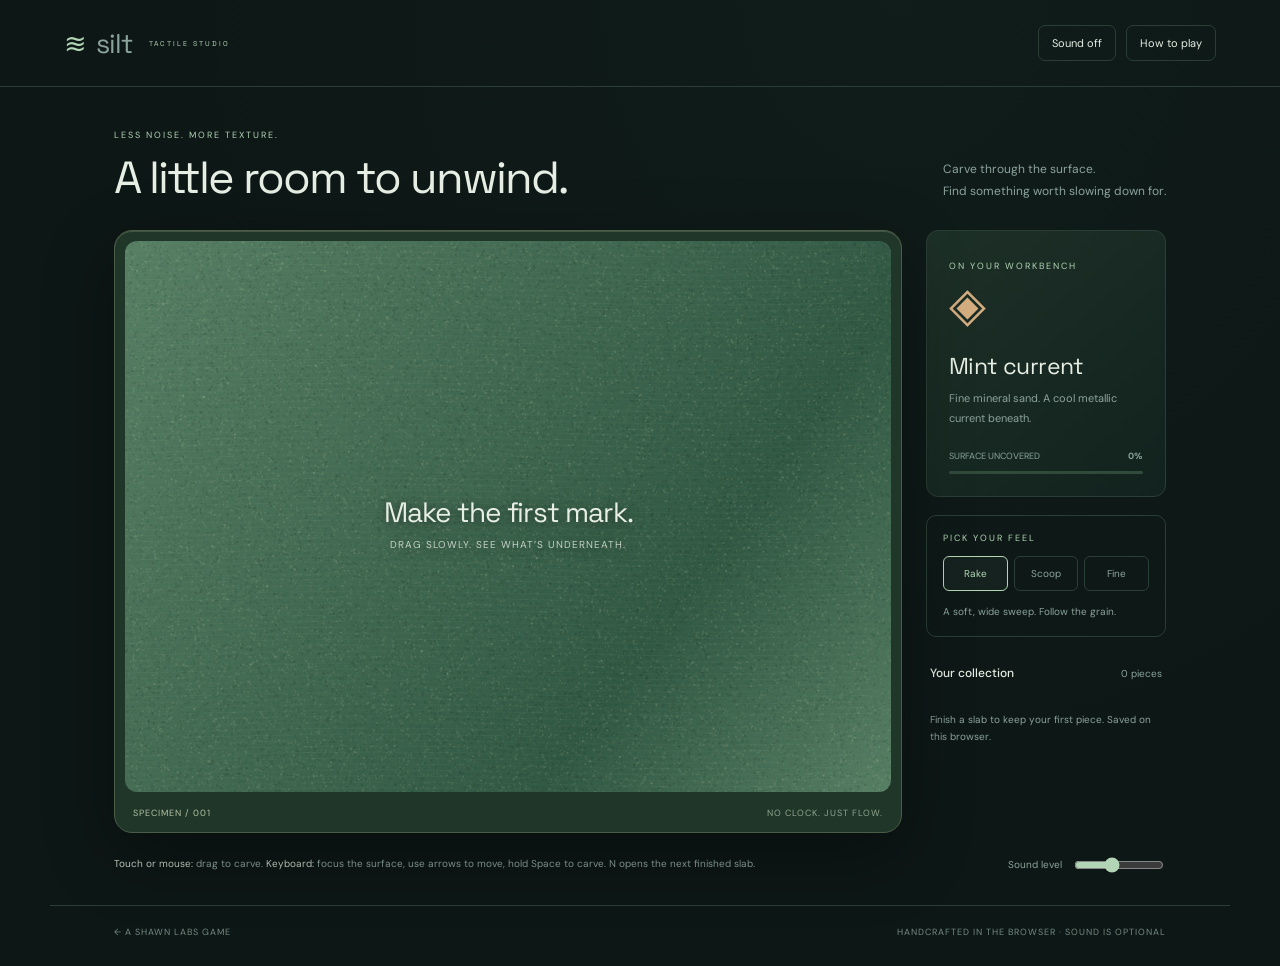
<file: SiltSand/index.html>
<!doctype html><html lang="en"><head><meta charset="utf-8"><meta name="viewport" content="width=device-width,initial-scale=1,viewport-fit=cover"><meta name="theme-color" content="#101c1b"><meta name="description" content="Silt: a tactile sand-carving browser game. Clear a slab, uncover a mineral pattern, and settle into a quiet flow. Touch, mouse and keyboard supported."><title>Silt — A little room to unwind.</title><style>
@import url('https://fonts.googleapis.com/css2?family=DM+Sans:wght@400;500;600;700&family=Space+Grotesk:wght@400;500;600&display=swap');
:root{--bg:#0d1716;--panel:#142220;--ink:#e7eee4;--dim:#8ca39b;--mint:#b2d6b5;--line:#2a3e36;--gold:#d4ad81}*{box-sizing:border-box}body{margin:0;color:var(--ink);background:radial-gradient(ellipse at 70% 0,#203d3025,transparent 60%),var(--bg);font-family:'DM Sans',Arial,sans-serif}button,a,input{font:inherit;outline-offset:5px}a{color:inherit;text-decoration:none}button{cursor:pointer;color:inherit}button:focus-visible,a:focus-visible,canvas:focus-visible,input:focus-visible{outline:2px solid var(--mint)}button:disabled{cursor:default;opacity:.45}header{max-width:1300px;margin:auto;display:flex;align-items:center;justify-content:space-between;padding:25px 5vw;border-bottom:1px solid var(--line)}.brand{font-family:'Space Grotesk',sans-serif;font-size:27px;letter-spacing:-1px;display:flex;align-items:center;gap:10px}.brand i{font-size:27px;color:var(--mint);font-style:normal}header>a{font-size:11px;color:var(--dim)}.top-actions{display:flex;gap:10px}.quiet{background:none;border:1px solid var(--line);padding:10px 13px;font-size:11px;border-radius:7px}.quiet:hover{border-color:#71927e}.quiet[aria-pressed=true]{color:var(--mint);border-color:#72947a}main{max-width:1180px;padding:35px 5vw 30px;margin:auto}.intro{display:flex;justify-content:space-between;align-items:end;margin-bottom:27px;gap:20px}.eyebrow{color:var(--mint);font-size:9px;letter-spacing:2px;text-transform:uppercase}h1{font-family:'Space Grotesk',sans-serif;font-weight:400;font-size:45px;letter-spacing:-2px;margin:10px 0 0;line-height:1.1}.intro p{font-size:12px;color:var(--dim);line-height:1.8;max-width:260px;margin:0}.studio{display:grid;grid-template-columns:minmax(0,1fr) 240px;gap:24px;align-items:start}.surface{position:relative;border-radius:18px;border:1px solid #4b5d48;background:#203628;padding:10px;box-shadow:0 22px 70px #0005,inset 0 1px #87927555}.canvas-wrap{position:relative;border-radius:12px;overflow:hidden;background:#1b3026}canvas{display:block;width:100%;aspect-ratio:1.39;touch-action:none;cursor:none;user-select:none;-webkit-user-select:none}.hint{position:absolute;left:0;right:0;top:46%;text-align:center;pointer-events:none;transition:opacity .5s;text-shadow:0 2px 12px #0008}.hint strong{display:block;font-family:'Space Grotesk',sans-serif;font-size:28px;font-weight:400;letter-spacing:-1px}.hint span{font-size:10px;letter-spacing:1px;display:block;margin-top:8px;opacity:.8}.complete{position:absolute;inset:auto 20px 20px;display:none;align-items:center;justify-content:space-between;gap:15px;padding:15px 18px;border:1px solid #94ba8a88;border-radius:10px;background:#0f241ee8;backdrop-filter:blur(10px)}.complete.show{display:flex}.complete small{display:block;font-size:9px;letter-spacing:1.2px;color:var(--mint);margin-bottom:4px}.complete b{font-size:15px;font-weight:500}.primary{background:var(--mint);border:0;border-radius:6px;padding:11px 17px;color:#15271b;font-size:11px;font-weight:700;white-space:nowrap}.caption{display:flex;justify-content:space-between;padding:15px 8px 3px;font-size:9px;letter-spacing:1px;color:#b5c4a6}.caption b{font-weight:400;color:#92a48f}.side{display:flex;flex-direction:column;gap:18px}.specimen{border:1px solid var(--line);padding:22px;border-radius:12px;background:linear-gradient(140deg,#1d3027,#12221e)}.specimen .symbol{font-size:48px;color:var(--gold);font-weight:300;line-height:1.3}.specimen h2{font-family:'Space Grotesk',sans-serif;font-size:23px;font-weight:400;letter-spacing:-.6px;margin:15px 0 8px}.specimen p{font-size:11px;line-height:1.8;color:var(--dim);margin:0}.meter-label{display:flex;justify-content:space-between;font-size:9px;color:var(--dim);margin:22px 0 9px}.meter{height:3px;background:#314a3c;border-radius:3px;overflow:hidden}.meter i{display:block;background:var(--mint);width:0;height:100%;transition:width .1s}.tools{border:1px solid var(--line);border-radius:10px;padding:16px}.tools>.eyebrow{margin-bottom:12px;display:block}.tool-list{display:flex;gap:6px}.tool{border:1px solid var(--line);background:transparent;color:var(--dim);border-radius:6px;padding:10px 5px;flex:1;font-size:10px}.tool[aria-pressed=true]{color:var(--mint);border-color:var(--mint);background:#b2d6b50b}.tools p{color:var(--dim);font-size:10px;line-height:1.7;margin:12px 0 0}.collection{padding:0 4px}.collection-top{display:flex;justify-content:space-between;align-items:center}.collection-top h2{font-size:12px;font-weight:500}.collection-top span{font-size:10px;color:var(--dim)}.stones{display:flex;flex-wrap:wrap;gap:8px;margin:10px 0}.stone{width:28px;height:28px;border-radius:8px 12px 7px 13px;background:var(--c);box-shadow:inset -5px -5px 8px #0005,inset 3px 3px 8px #fff3;border:1px solid #ffffff20;transform:rotate(-12deg)}.collection>p{font-size:10px;line-height:1.7;color:var(--dim)}.below{display:flex;justify-content:space-between;gap:20px;margin:22px 0 0;font-size:10px;color:var(--dim)}.below p{line-height:1.7;margin:0}.below b{color:#c7d6c7;font-weight:400}.volume{display:flex;align-items:center;gap:10px;font-size:10px;white-space:nowrap}.volume input{width:90px;accent-color:var(--mint)}footer{max-width:1180px;margin:auto;padding:20px 5vw 28px;display:flex;justify-content:space-between;gap:20px;border-top:1px solid var(--line);font-size:9px;letter-spacing:1px;color:#748b80}.sr-only{position:absolute;width:1px;height:1px;overflow:hidden;clip:rect(0,0,0,0)}dialog{max-width:420px;width:calc(100% - 32px);background:var(--panel);color:var(--ink);border:1px solid var(--line);padding:28px;border-radius:14px}dialog::backdrop{background:#000b;backdrop-filter:blur(8px)}dialog h2{font-family:'Space Grotesk',sans-serif;font-weight:400}dialog p{font-size:13px;line-height:1.9;color:var(--dim)}dialog button{margin-top:10px}
@media(max-width:950px){.studio{grid-template-columns:minmax(0,1fr) 200px;gap:18px}.specimen{padding:18px}.tool{font-size:9px}.specimen h2{font-size:20px}}
@media(max-width:700px){header{padding:18px 5vw}.brand{font-size:24px}.top-actions{gap:6px}.quiet{padding:9px;font-size:10px}main{padding-top:24px}.intro{margin-bottom:20px;align-items:start}.intro h1{font-size:33px;letter-spacing:-1.5px}.intro p{display:none}.studio{grid-template-columns:1fr;gap:18px}.surface{padding:7px;border-radius:14px}canvas{aspect-ratio:1.12}.hint strong{font-size:24px}.caption{font-size:8px;padding:12px 6px 4px}.side{display:grid;grid-template-columns:1fr 1fr;gap:12px}.specimen{grid-column:1/-1;padding:16px;display:grid;grid-template-columns:1fr auto;gap:0 18px}.specimen .symbol{display:none}.specimen h2{margin:7px 0;font-size:21px}.specimen>p{font-size:10px;max-width:250px}.specimen .meter-label{grid-column:2;grid-row:1/3;margin:0;align-self:center;gap:12px;flex-direction:column;text-align:right}.specimen .meter{grid-column:1/-1;margin-top:10px}.tools{padding:13px}.tools p{font-size:9px}.collection{padding:0 6px}.below{flex-wrap:wrap;gap:15px}.below p{font-size:9px;flex:1;min-width:180px}.complete{inset:auto 10px 10px;padding:12px}.complete b{font-size:12px}.complete .primary{padding:11px;font-size:10px}footer{font-size:8px;line-height:1.8;padding-top:18px}.volume input{width:80px}}
@media(prefers-reduced-motion:reduce){*{transition:none!important}}
</style></head><body><header><a class="brand" href="./" aria-label="Silt home"><i aria-hidden="true">≋</i> silt<span class="eyebrow" style="font-size:7px;margin-left:7px">TACTILE STUDIO</span></a><div class="top-actions"><button class="quiet" id="sound" aria-pressed="false">Sound off</button><button class="quiet" id="help" aria-label="How to play">How to play</button></div></header><main><section class="intro"><div><span class="eyebrow">LESS NOISE. MORE TEXTURE.</span><h1>A little room to unwind.</h1></div><p>Carve through the surface.<br>Find something worth slowing down for.</p></section><div class="studio"><section class="surface" aria-label="Carving studio"><div class="canvas-wrap"><canvas id="canvas" width="900" height="648" tabindex="0" aria-label="Sand carving surface. Drag to uncover a mineral pattern. Use arrow keys to move and hold Space to carve." aria-describedby="keyboard"></canvas><div class="hint" id="hint"><strong>Make the first mark.</strong><span>DRAG SLOWLY. SEE WHAT’S UNDERNEATH.</span></div><div class="complete" id="complete"><div><small>ADDED TO YOUR COLLECTION</small><b id="complete-name"></b></div><button class="primary" id="next">Next slab ↗</button></div></div><div class="caption"><span id="slab-label">SPECIMEN / 001</span><b>NO CLOCK. JUST FLOW.</b></div></section><aside class="side"><div class="specimen"><span class="eyebrow">ON YOUR WORKBENCH</span><div class="symbol" aria-hidden="true">◈</div><h2 id="name">Mint current</h2><p id="material">Fine mineral sand. A cool metallic current beneath.</p><div class="meter-label"><span>SURFACE UNCOVERED</span><b id="percent">0%</b></div><div class="meter" role="progressbar" aria-label="Surface uncovered" aria-valuemin="0" aria-valuemax="100" aria-valuenow="0"><i id="progress"></i></div></div><div class="tools"><span class="eyebrow">PICK YOUR FEEL</span><div class="tool-list" role="group" aria-label="Carving tool"><button class="tool" data-tool="rake" aria-pressed="true">Rake</button><button class="tool" data-tool="scoop" aria-pressed="false">Scoop</button><button class="tool" data-tool="fine" aria-pressed="false">Fine</button></div><p id="tool-description">A soft, wide sweep. Follow the grain.</p></div><section class="collection"><div class="collection-top"><h2>Your collection</h2><span id="count">0 pieces</span></div><div class="stones" id="stones" aria-label="Collected mineral pieces"></div><p id="collection-note">Finish a slab to keep your first piece. Saved on this browser.</p></section></aside></div><div class="below"><p id="keyboard"><b>Touch or mouse:</b> drag to carve. <b>Keyboard:</b> focus the surface, use arrows to move, hold Space to carve. N opens the next finished slab.</p><label class="volume">Sound level<input id="volume" type="range" min="0" max="70" value="28" aria-label="Sound level"></label></div><p id="status" class="sr-only" role="status" aria-live="polite"></p></main><footer><a href="../#work">← A SHAWN LABS GAME</a><span>HANDCRAFTED IN THE BROWSER · SOUND IS OPTIONAL</span></footer><dialog id="instructions"><h2>A small, satisfying ritual.</h2><p>Drag across the sand to reveal the mineral underneath. Try different tools and take your time. When most of the surface is clear, your piece is finished and added to your collection.</p><p>Sound starts only when you turn it on. Use a comfortable volume. Progress is saved locally; there are no accounts or purchases.</p><button class="primary" id="close-help">Back to the studio</button></dialog><script type="module">
import{COLS,ROWS,random,makeSlab,carveLine,progress,finish,point}from'./engine.mjs';
const $=id=>document.getElementById(id),canvas=$('canvas'),ctx=canvas.getContext('2d'),W=900,H=648;
const layer=document.createElement('canvas');layer.width=W;layer.height=H;const sand=layer.getContext('2d');const under=document.createElement('canvas');under.width=W;under.height=H;const mineral=under.getContext('2d');
const palettes=[{name:'Mint current',top:['#577f64','#315843','#9cad80'],base:['#1c4c45','#90c9ad','#d7ddac'],description:'Fine mineral sand. A cool metallic current beneath.'},{name:'Copper tide',top:['#a07656','#694c3b','#cfa87f'],base:['#53312d','#d29d69','#f4d7a1'],description:'Warm, velvety grains. Copper ribbons waiting below.'},{name:'Violet hush',top:['#766f87','#4c4b63','#b2a1ba'],base:['#302b54','#aaa0d6','#e8d6e7'],description:'Soft dusk-colored sand. A violet geode underneath.'},{name:'Glacial glass',top:['#5e8790','#354f65','#a7c0be'],base:['#183d51','#7ec6cf','#dae7d8'],description:'Crisp mineral dust. A quiet pool of glacial color.'}];
const tools={rake:{radius:.047,label:'A soft, wide sweep. Follow the grain.'},scoop:{radius:.072,label:'A deeper scoop. Watch the surface fall away.'},fine:{radius:.025,label:'A precise little trail. Take the scenic route.'}};
let saved={pieces:[],seed:Math.floor(Math.random()*1000000)+1};try{const d=JSON.parse(localStorage.getItem('silt-studio-v1'));if(d&&Array.isArray(d.pieces)&&Number.isInteger(d.seed)){saved={seed:d.seed,pieces:d.pieces.filter(p=>Number.isInteger(p.palette)&&p.palette>=0&&p.palette<4&&typeof p.name==='string').slice(-200)}}}catch{}
let slab,palette,index=saved.pieces.length,tool='rake',pointer={x:.5,y:.5},last=null,down=false,hover=false,stroke=0,particles=[],sound=false,audio,noise,filter,gain,master,currentVolume=.28,reduced=matchMedia('(prefers-reduced-motion: reduce)').matches;
function persist(){try{localStorage.setItem('silt-studio-v1',JSON.stringify(saved))}catch{$('collection-note').textContent='Browser storage is unavailable. Your collection lasts for this session.'}}
function collection(){const total=saved.pieces.length;$('count').textContent=total+' '+(total===1?'piece':'pieces');$('stones').replaceChildren();saved.pieces.slice(-12).forEach(p=>{const e=document.createElement('span');e.className='stone';e.style.setProperty('--c',palettes[p.palette].base[1]);e.title=p.name;e.setAttribute('role','img');e.setAttribute('aria-label',p.name);$('stones').append(e)});if(total)$('collection-note').textContent='Your last '+Math.min(total,12)+' pieces. A little proof of time well spent.'}
function newSlab(){const seed=saved.seed+index*7919;slab=makeSlab(seed);palette=palettes[index%4];particles=[];down=false;last=null;stroke=0;$('complete').classList.remove('show');$('hint').style.opacity='1';$('name').textContent=palette.name;$('material').textContent=palette.description;$('slab-label').textContent='SPECIMEN / '+String(index+1).padStart(3,'0');$('percent').textContent='0%';$('progress').style.width='0%';document.querySelector('.meter').setAttribute('aria-valuenow','0');
 const r=random(seed),phase=r()*10;let g=mineral.createLinearGradient(0,0,W,H);palette.base.forEach((c,i)=>g.addColorStop(i/2,c));mineral.fillStyle=g;mineral.fillRect(0,0,W,H);
 for(let n=-30;n<120;n++){mineral.beginPath();for(let x=-20;x<W+20;x+=7){const y=n*10+Math.sin(x*.009+phase+n*.038)*65+Math.cos(x*.004+n*.07+phase)*55;if(x===-20)mineral.moveTo(x,y);else mineral.lineTo(x,y)}mineral.strokeStyle=n%6===0?'#f4efc080':'#0e2b2b35';mineral.lineWidth=n%6===0?2.5:1;mineral.stroke()}
 for(let j=0;j<6;j++){const x=r()*W,y=r()*H,rad=20+r()*60;mineral.beginPath();mineral.ellipse(x,y,rad,rad*.3,r()*3,0,Math.PI*2);mineral.strokeStyle=palette.base[2]+'90';mineral.lineWidth=1;mineral.stroke()}
 mineral.fillStyle='#ffffff50';mineral.font='11px monospace';mineral.fillText('SILT / '+String(index+1).padStart(3,'0'),30,H-30);
 sand.globalCompositeOperation='source-over';g=sand.createLinearGradient(0,0,W,H);g.addColorStop(0,palette.top[0]);g.addColorStop(.7,palette.top[1]);g.addColorStop(1,palette.top[0]);sand.fillStyle=g;sand.fillRect(0,0,W,H);
 for(let j=0;j<40000;j++){const x=r()*W,y=r()*H,a=r();sand.fillStyle=a>.5?'#ecedc0'+Math.floor(12+r()*25).toString(16).padStart(2,'0'):'#09211820';sand.fillRect(x,y,1+r()*1.5,1+r()*1.5)}
 for(let y=2;y<H;y+=7){sand.beginPath();sand.moveTo(0,y);for(let x=0;x<W;x+=20)sand.lineTo(x,y+Math.sin(x*.008+phase)*3);sand.strokeStyle='#e6e6be0c';sand.lineWidth=1;sand.stroke()}
 render();}
function cut(p){if(slab.finished)return;const from=last||p,rad=tools[tool].radius,added=carveLine(slab,from,p,rad);stroke+=added;
 sand.globalCompositeOperation='destination-out';sand.globalAlpha=1;sand.strokeStyle='#000';sand.fillStyle='#000';sand.lineCap='round';sand.lineJoin='round';sand.lineWidth=rad*W*2;sand.beginPath();sand.moveTo(from.x*W,from.y*H);sand.lineTo(p.x*W,p.y*H);sand.stroke();sand.beginPath();sand.ellipse(p.x*W,p.y*H,rad*W,rad*W,0,0,Math.PI*2);sand.fill();sand.globalCompositeOperation='source-over';
 if(added&&!reduced){for(let j=0;j<Math.min(10,added/3);j++)particles.push({x:p.x*W,y:p.y*H,vx:(Math.random()-.5)*4,vy:-1-Math.random()*3,life:1,size:1+Math.random()*3});if(particles.length>350)particles.splice(0,particles.length-350)}
 $('hint').style.opacity='0';const percent=progress(slab);$('percent').textContent=percent+'%';$('progress').style.width=percent+'%';document.querySelector('.meter').setAttribute('aria-valuenow',percent);
 if(sound&&audio&&gain){gain.gain.setTargetAtTime(added?currentVolume*.16:currentVolume*.025,audio.currentTime,.025);filter.frequency.setTargetAtTime(tool==='fine'?1700:tool==='scoop'?550:1000,audio.currentTime,.06)}
 if(finish(slab)){sand.clearRect(0,0,W,H);$('percent').textContent='100%';$('progress').style.width='100%';document.querySelector('.meter').setAttribute('aria-valuenow',100);saved.pieces.push({palette:index%4,name:palette.name+' / '+String(index+1).padStart(3,'0')});saved.pieces=saved.pieces.slice(-200);persist();collection();$('complete-name').textContent=palette.name;$('complete').classList.add('show');$('status').textContent=palette.name+' complete and added to your collection. Choose Next slab to keep playing.';stopSound();chime()}
 last=p;render();}
function begin(e){if(e.button!==undefined&&e.button!==0)return;if(slab.finished)return;down=true;hover=true;stroke=0;last=null;canvas.setPointerCapture(e.pointerId);pointer=point(e.clientX,e.clientY,canvas.getBoundingClientRect());if(sound)startAudio();cut(pointer)}
canvas.addEventListener('pointerdown',begin);canvas.addEventListener('pointermove',e=>{pointer=point(e.clientX,e.clientY,canvas.getBoundingClientRect());hover=true;if(down)cut(pointer);else render()});function end(){if(down){slab.strokes++;slab.best=Math.max(slab.best,stroke)}down=false;last=null;stopSound();render()}canvas.addEventListener('pointerup',end);canvas.addEventListener('pointercancel',end);canvas.addEventListener('lostpointercapture',end);canvas.addEventListener('pointerleave',()=>{if(!down)hover=false;render()});canvas.addEventListener('focus',()=>{hover=true;render()});canvas.addEventListener('blur',()=>{end();hover=false});
canvas.addEventListener('keydown',e=>{if(['ArrowUp','ArrowDown','ArrowLeft','ArrowRight',' '].includes(e.key)){e.preventDefault();hover=true;if(e.key===' '){if(!down){down=true;last=null;stroke=0;if(sound)startAudio()}cut(pointer)}else{const old={...pointer},step=.035;pointer.x=Math.min(1,Math.max(0,pointer.x+(e.key==='ArrowRight'?step:e.key==='ArrowLeft'?-step:0)));pointer.y=Math.min(1,Math.max(0,pointer.y+(e.key==='ArrowDown'?step:e.key==='ArrowUp'?-step:0)));if(down){last=old;cut(pointer)}render()}}if(e.key.toLowerCase()==='n'&&slab.finished)advance()});canvas.addEventListener('keyup',e=>{if(e.key===' ')end()});
function render(){ctx.clearRect(0,0,W,H);ctx.drawImage(under,0,0);ctx.drawImage(layer,0,0);for(const p of particles){ctx.globalAlpha=p.life*.8;ctx.fillStyle=palette.top[2];ctx.fillRect(p.x,p.y,p.size,p.size)}ctx.globalAlpha=1;if(hover&&!slab.finished){const x=pointer.x*W,y=pointer.y*H,r=tools[tool].radius*W;ctx.beginPath();ctx.ellipse(x,y,r,r,0,0,Math.PI*2);ctx.strokeStyle='#eff3d880';ctx.lineWidth=1.2;ctx.stroke();if(tool==='rake'){for(let i=-2;i<=2;i++){ctx.beginPath();ctx.moveTo(x+i*r*.25,y-r*.6);ctx.lineTo(x+i*r*.25,y+r*.6);ctx.strokeStyle='#f0e6c455';ctx.stroke()}}}}
let lastTime=0;function animate(t){const step=Math.min(2,(t-lastTime)/16||1);lastTime=t;if(!document.hidden&&particles.length){for(const p of particles){p.x+=p.vx*step;p.y+=p.vy*step;p.vy+=.14*step;p.life-=.035*step}particles=particles.filter(p=>p.life>0);render()}requestAnimationFrame(animate)}
async function startAudio(){try{if(!audio){const AC=window.AudioContext||window.webkitAudioContext;if(!AC){$('status').textContent='Sound is not supported in this browser. You can still play.';return}audio=new AC();master=audio.createGain();master.gain.value=.7;master.connect(audio.destination);const buffer=audio.createBuffer(1,audio.sampleRate*2,audio.sampleRate),a=buffer.getChannelData(0);let b=0;for(let i=0;i<a.length;i++){b=(b+(Math.random()*2-1)*.045)/1.025;a[i]=b*3.8}noise=audio.createBufferSource();noise.buffer=buffer;noise.loop=true;filter=audio.createBiquadFilter();filter.type='lowpass';filter.frequency.value=1000;gain=audio.createGain();gain.gain.value=0;noise.connect(filter);filter.connect(gain);gain.connect(master);noise.start()}if(audio.state==='suspended')await audio.resume()}catch{$('status').textContent='Sound could not start. The visual studio still works.'}}
function stopSound(){if(audio&&gain)gain.gain.setTargetAtTime(0,audio.currentTime,.07)}function chime(){if(!sound||!audio)return;[0,4,7].forEach((n,i)=>{const o=audio.createOscillator(),g=audio.createGain(),t=audio.currentTime+i*.09;o.type='sine';o.frequency.value=220*2**(n/12);g.gain.setValueAtTime(0,t);g.gain.linearRampToValueAtTime(currentVolume*.055,t+.08);g.gain.exponentialRampToValueAtTime(.0001,t+1.1);o.connect(g);g.connect(master);o.start(t);o.stop(t+1.2)})}
$('sound').onclick=async()=>{sound=!sound;$('sound').setAttribute('aria-pressed',sound);$('sound').textContent=sound?'Sound on':'Sound off';if(sound)await startAudio();else stopSound()};$('volume').oninput=e=>{currentVolume=Number(e.target.value)/100;if(!currentVolume)stopSound()};document.querySelectorAll('[data-tool]').forEach(b=>b.onclick=()=>{tool=b.dataset.tool;document.querySelectorAll('[data-tool]').forEach(x=>x.setAttribute('aria-pressed',x===b));$('tool-description').textContent=tools[tool].label;render()});
function advance(){if(!slab.finished)return;index++;newSlab();canvas.focus();$('status').textContent='New slab: '+palette.name} $('next').onclick=advance;$('help').onclick=()=>{end();$('instructions').showModal()};$('close-help').onclick=()=>$('instructions').close();document.addEventListener('visibilitychange',()=>{if(document.hidden){end();if(audio)audio.suspend()}else if(sound&&audio)audio.resume().catch(()=>{})});window.addEventListener('blur',end);collection();newSlab();requestAnimationFrame(animate);
</script></body></html>
</file>
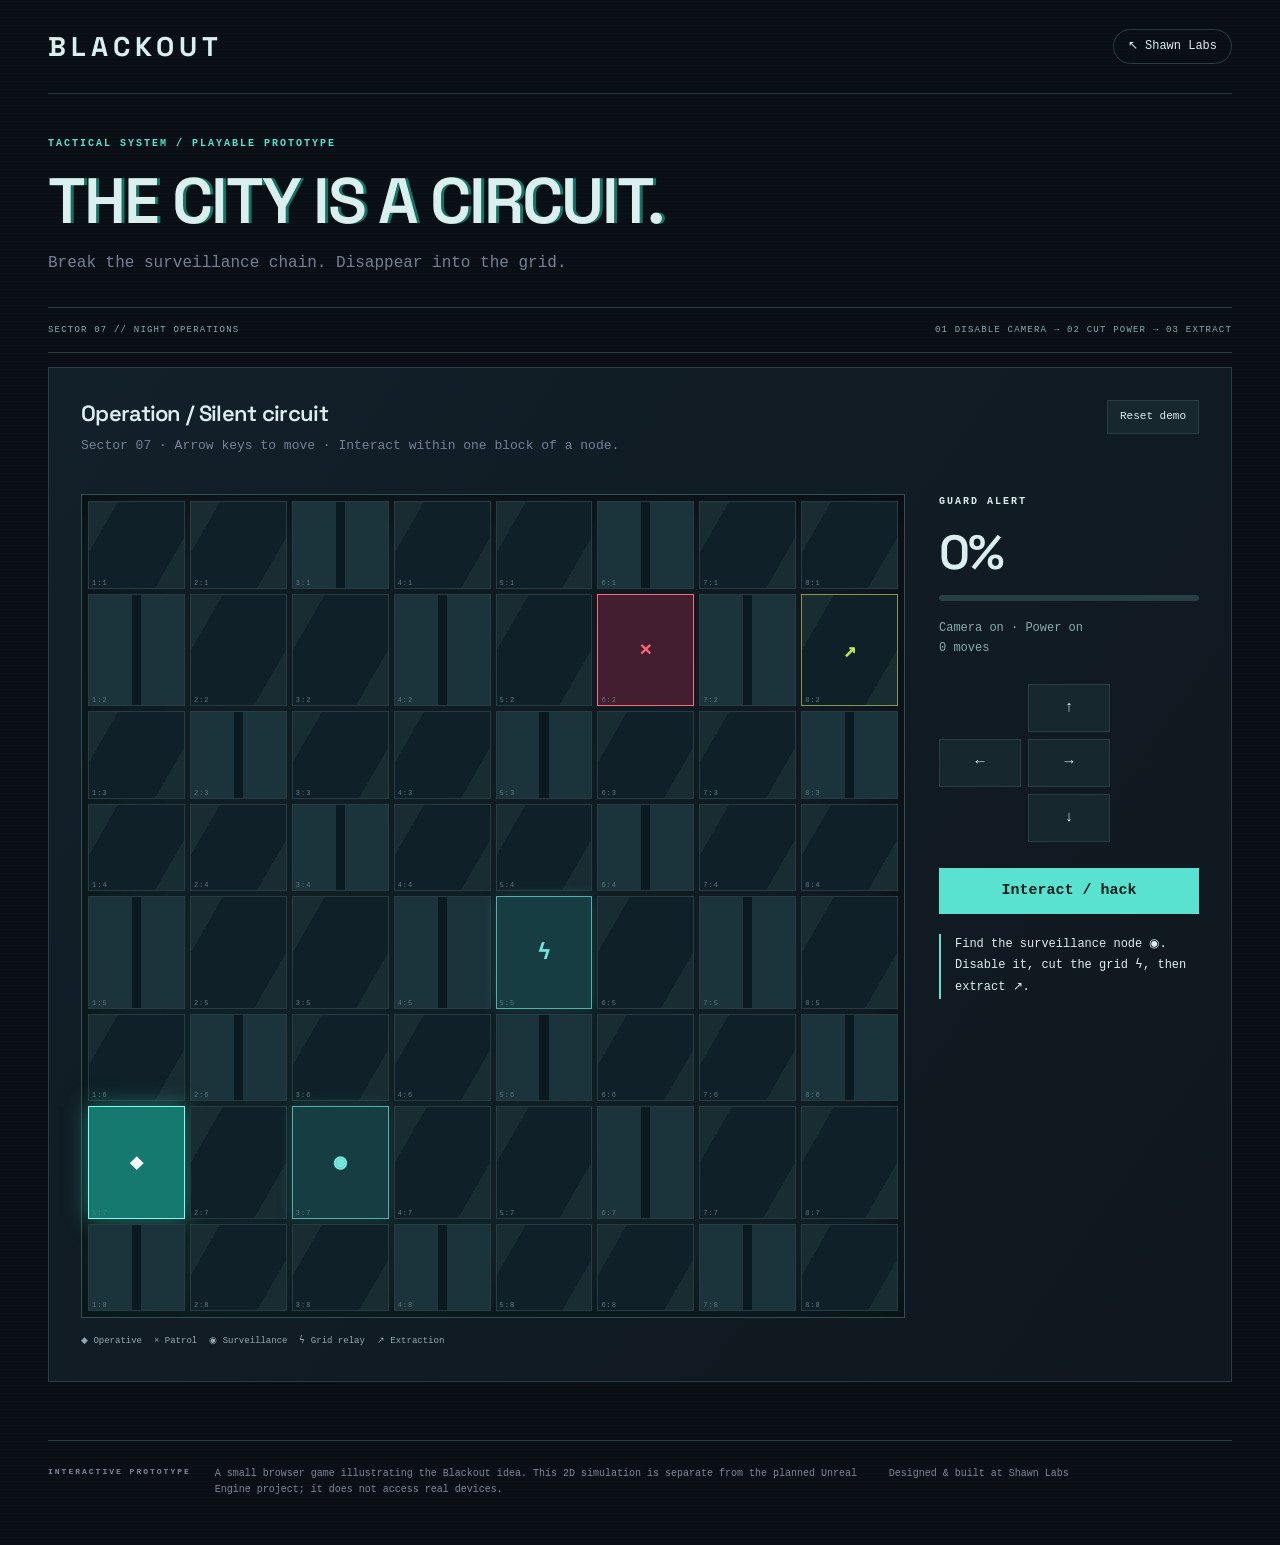
<file: blackout.html>
<!doctype html><html lang="en"><head><meta charset="utf-8"><meta name="viewport" content="width=device-width,initial-scale=1"><title>BLACKOUT | Shawn Labs</title><meta name="description" content="Break the surveillance chain. Disappear into the grid."><link rel="stylesheet" href="experiences.css?v=1"><script defer src="experiences.js?v=1"></script></head><body data-project="blackout"><div class="app-layout"><div class="main"><header><a class="brand" href="blackout.html">BLACKOUT</a><a class="back" href="/">↖ Shawn Labs</a></header><main><div class="intro"><p class="eyebrow">TACTICAL SYSTEM / PLAYABLE PROTOTYPE</p><h1>The city is a circuit.</h1><p class="subtitle">Break the surveillance chain. Disappear into the grid.</p></div><div class="intel"><span>SECTOR 07 // NIGHT OPERATIONS</span><span>01 DISABLE CAMERA → 02 CUT POWER → 03 EXTRACT</span></div><section id="demo" aria-labelledby="demo-heading"></section><p id="status" role="status" aria-live="polite"></p></main><footer><span class="footer-label">INTERACTIVE PROTOTYPE</span><p id="demo-note"></p><span>Designed & built at Shawn Labs</span></footer></div></div></body></html>
</file>
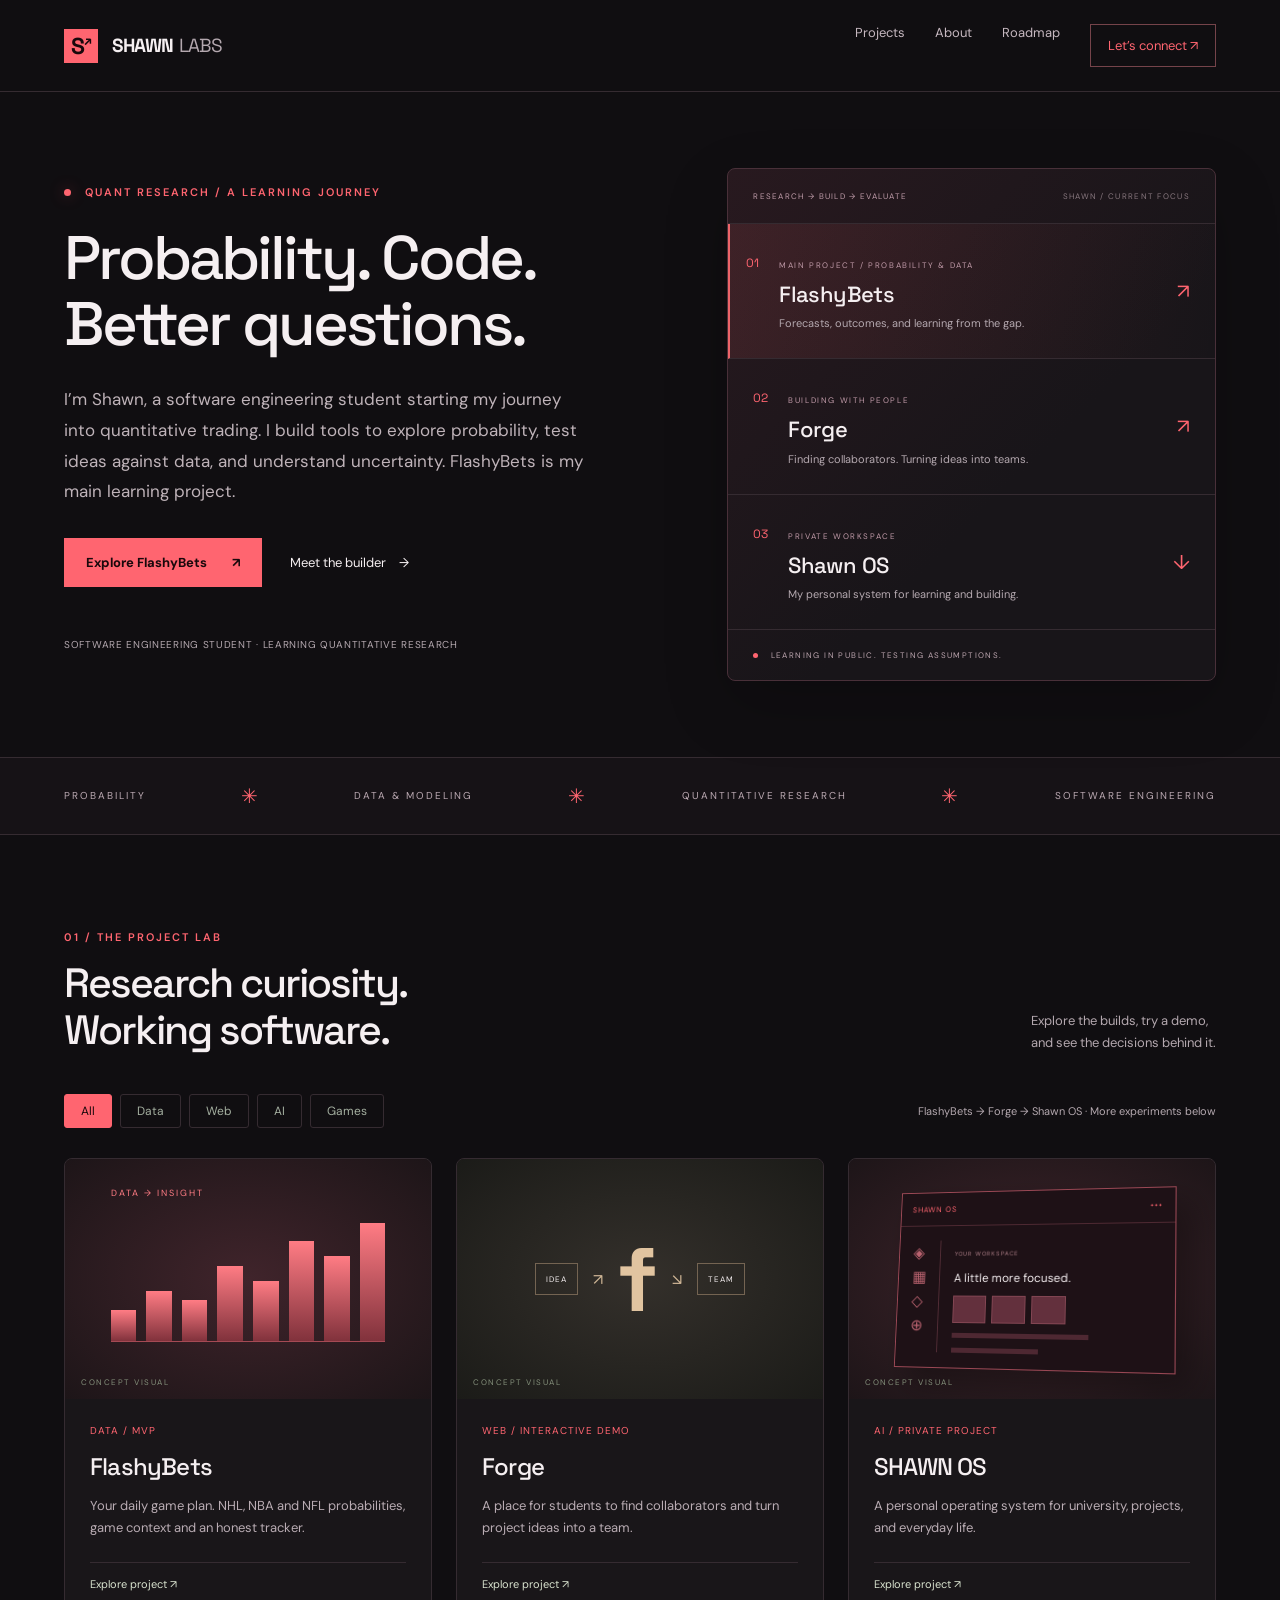
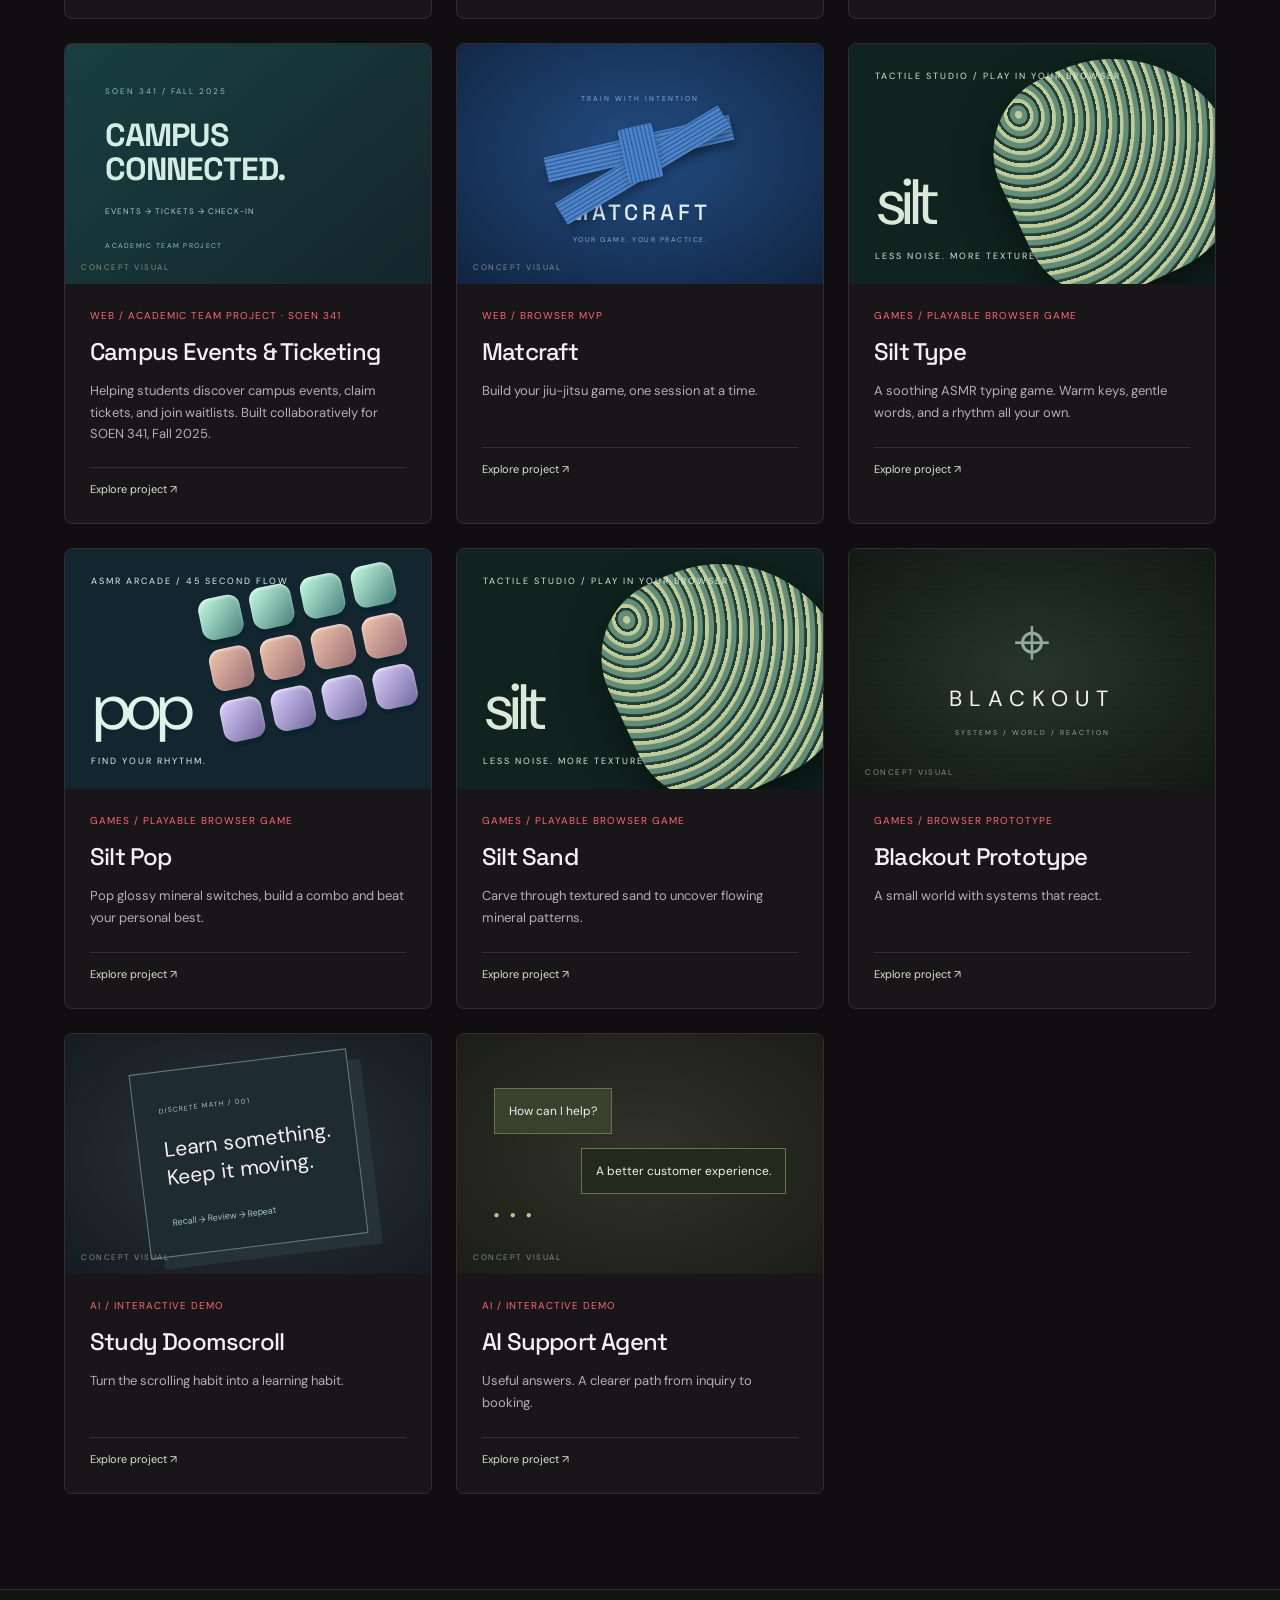
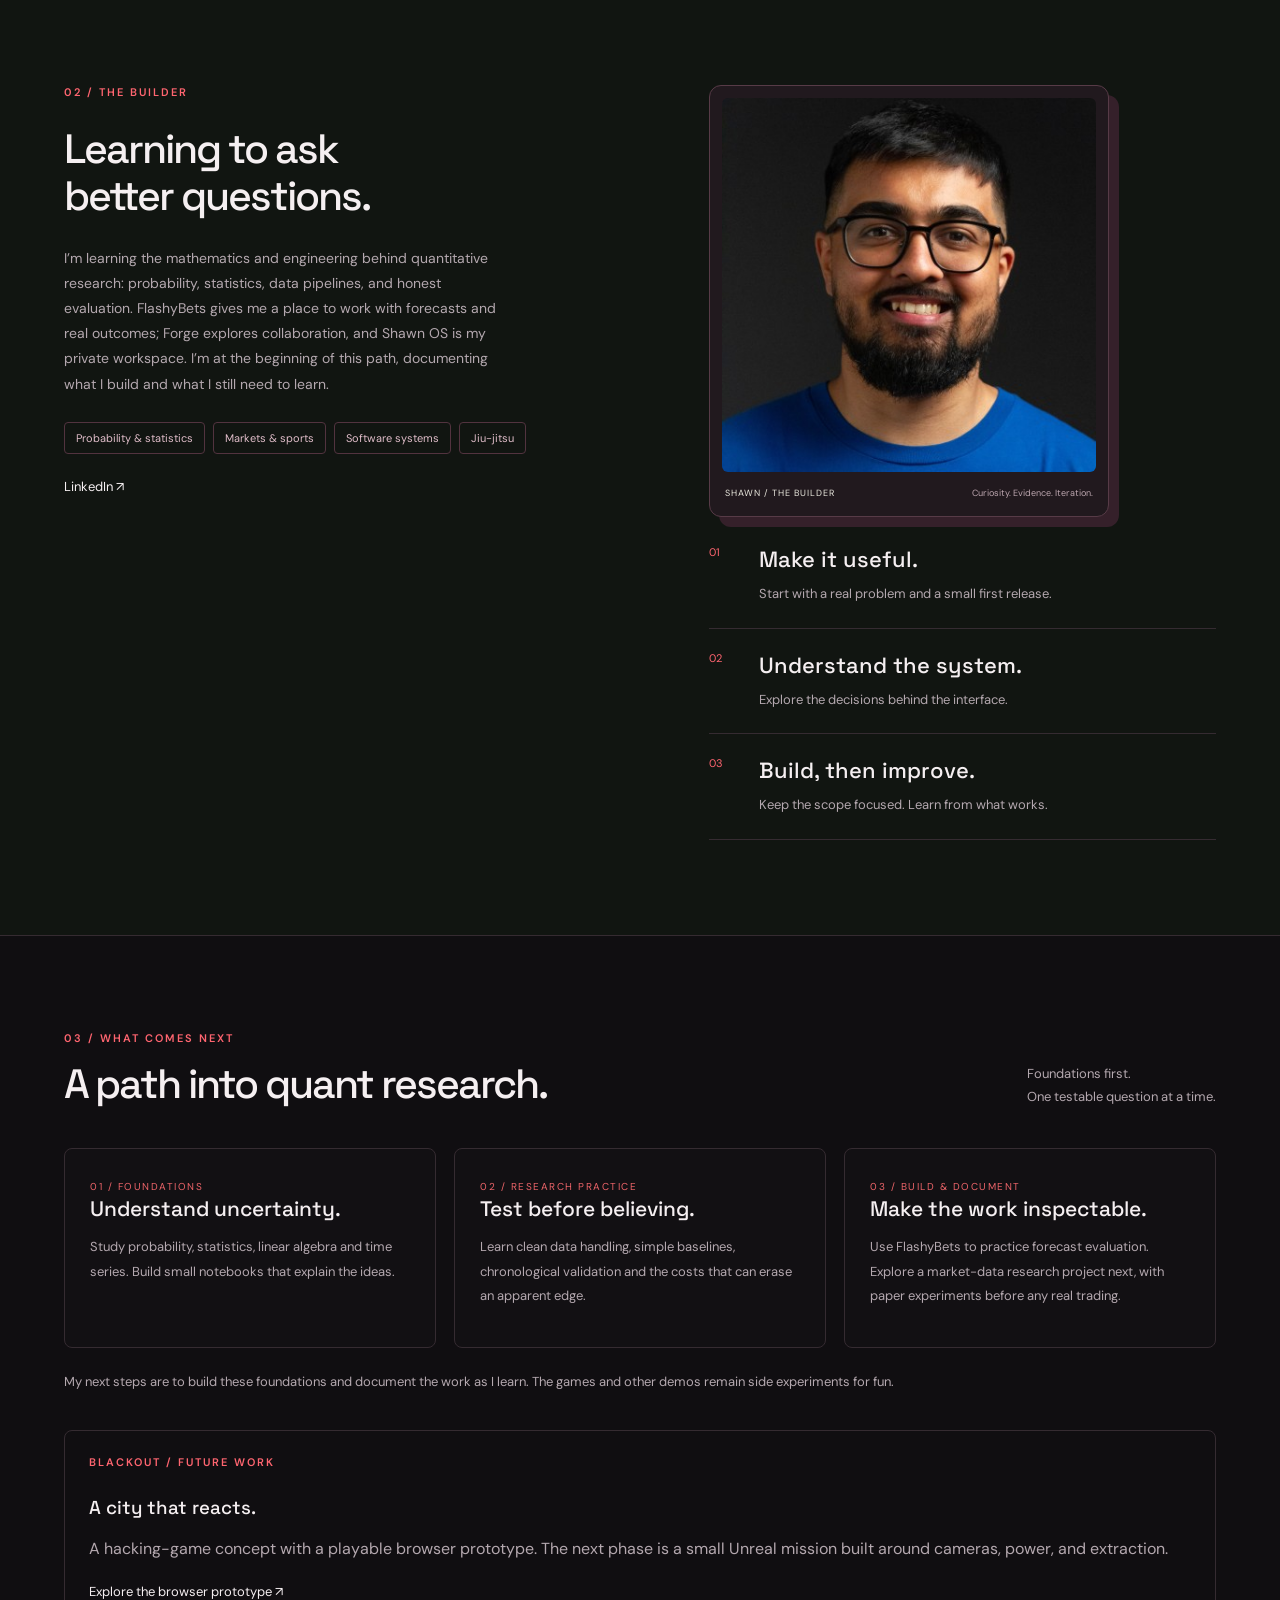
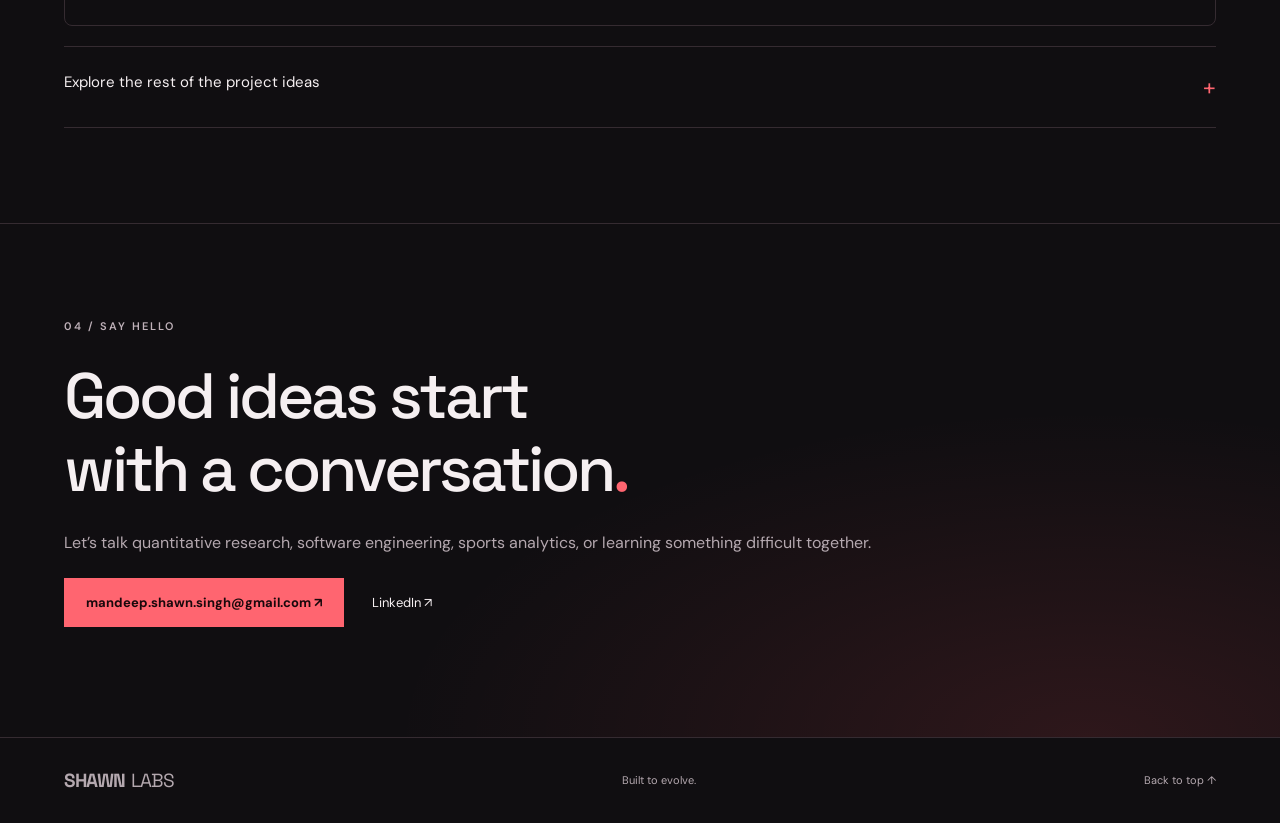
<file: demos.html>
<!doctype html><html lang="en"><meta charset="utf-8"><title>Opening project</title><script>const routes={'shawn-os':'shawn-os.html',forge:'forge.html',study:'study-doomscroll.html',support:'support-agent.html',blackout:'blackout.html'};location.replace(routes[new URLSearchParams(location.search).get('project')]||'/');</script><a href="/">Return to Shawn Labs</a></html>
</file>
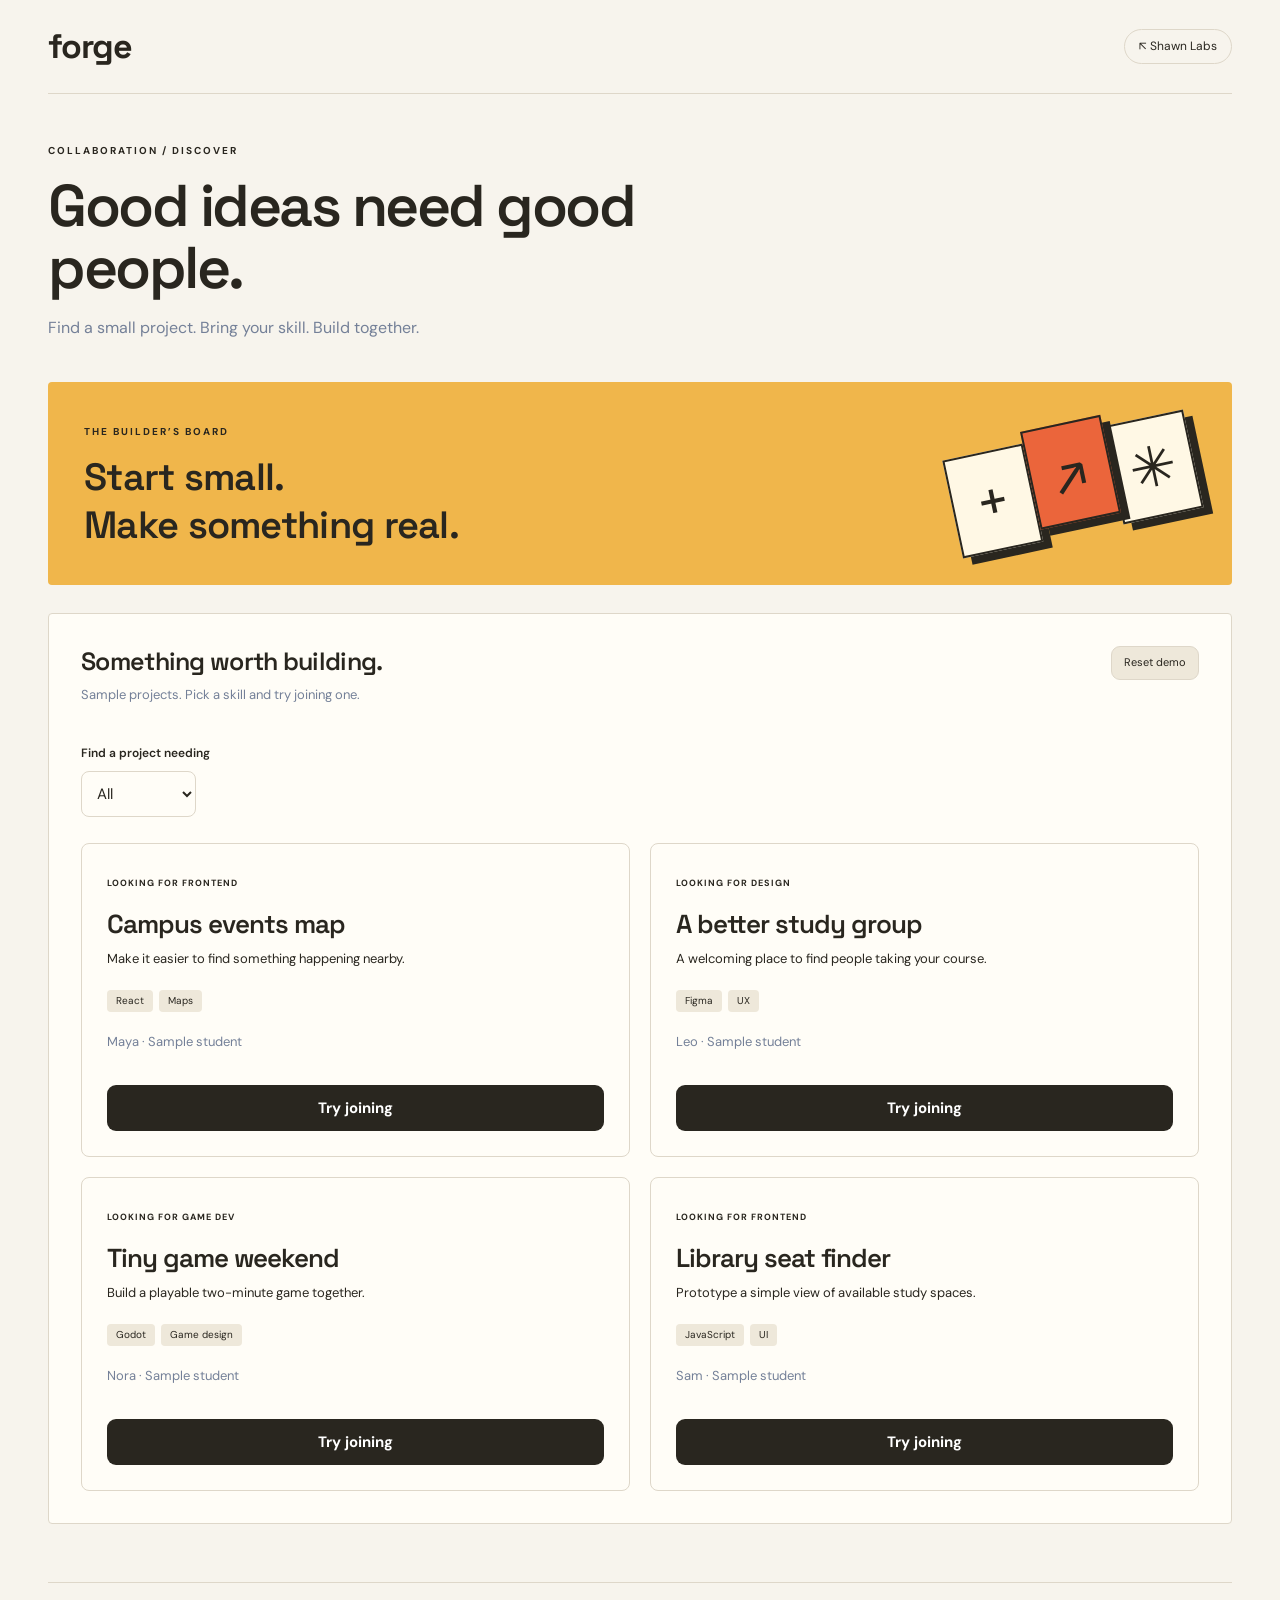
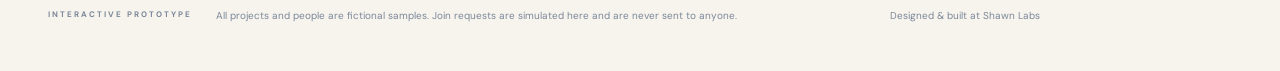
<file: forge.html>
<!doctype html><html lang="en"><head><meta charset="utf-8"><meta name="viewport" content="width=device-width,initial-scale=1"><title>forge | Shawn Labs</title><meta name="description" content="Find a small project. Bring your skill. Build together."><link rel="stylesheet" href="experiences.css?v=1"><script defer src="experiences.js?v=1"></script></head><body data-project="forge"><div class="app-layout"><div class="main"><header><a class="brand" href="forge.html">forge</a><a class="back" href="/">↖ Shawn Labs</a></header><main><div class="intro"><p class="eyebrow">COLLABORATION / DISCOVER</p><h1>Good ideas need good people.</h1><p class="subtitle">Find a small project. Bring your skill. Build together.</p></div><div class="forge-banner"><div><span class="eyebrow">THE BUILDER’S BOARD</span><h2>Start small.<br>Make something real.</h2></div><div class="forge-art" aria-hidden="true"><i>+</i><i>↗</i><i>✳</i></div></div><section id="demo" aria-labelledby="demo-heading"></section><p id="status" role="status" aria-live="polite"></p></main><footer><span class="footer-label">INTERACTIVE PROTOTYPE</span><p id="demo-note"></p><span>Designed & built at Shawn Labs</span></footer></div></div></body></html>
</file>
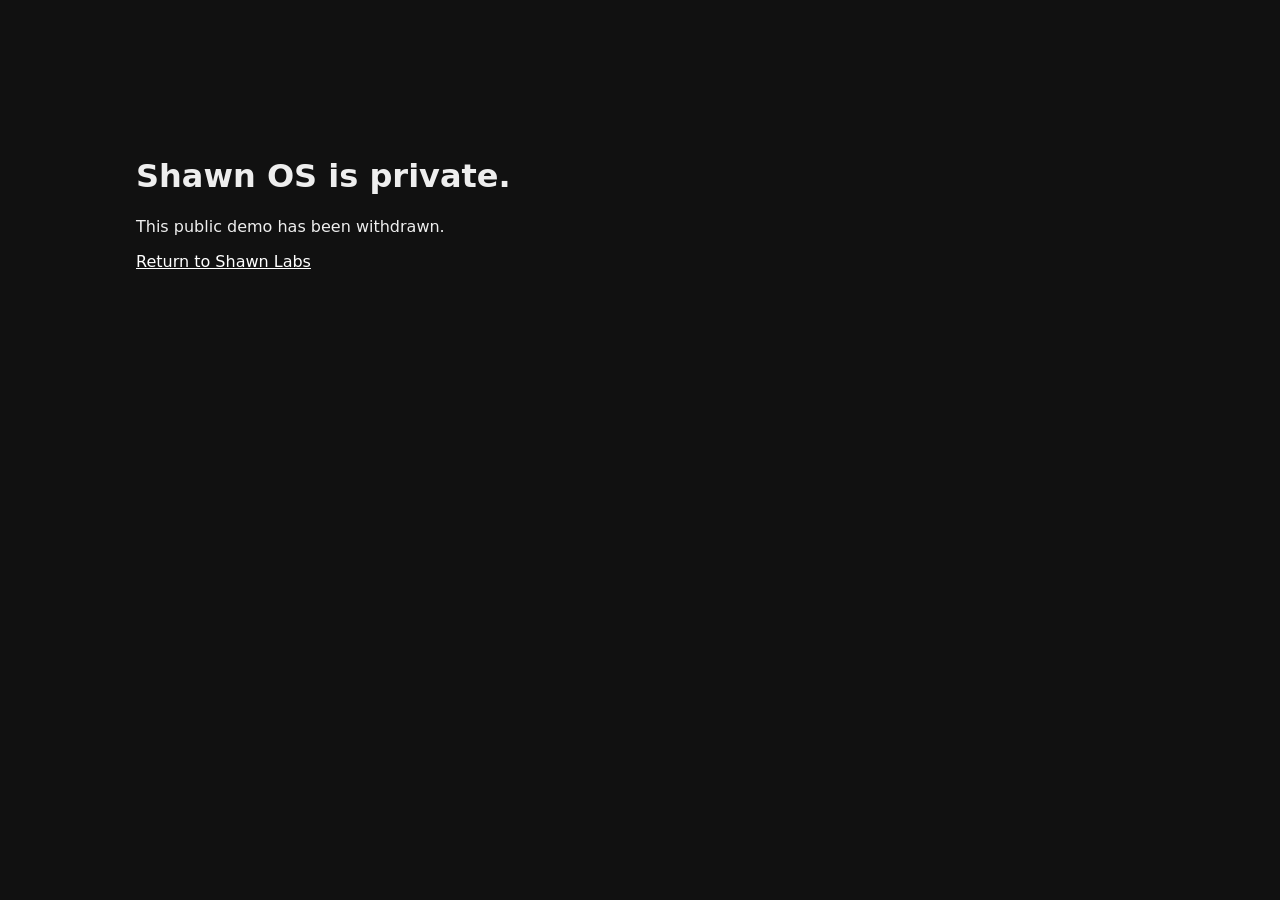
<file: shawn-os.html>
<!doctype html><html lang="en"><meta charset="utf-8"><meta name="viewport" content="width=device-width,initial-scale=1"><title>Private project</title><body style="background:#111;color:#eee;font:16px system-ui;padding:10vw"><h1>Shawn OS is private.</h1><p>This public demo has been withdrawn.</p><a href="/" style="color:#fff">Return to Shawn Labs</a></body></html>
</file>
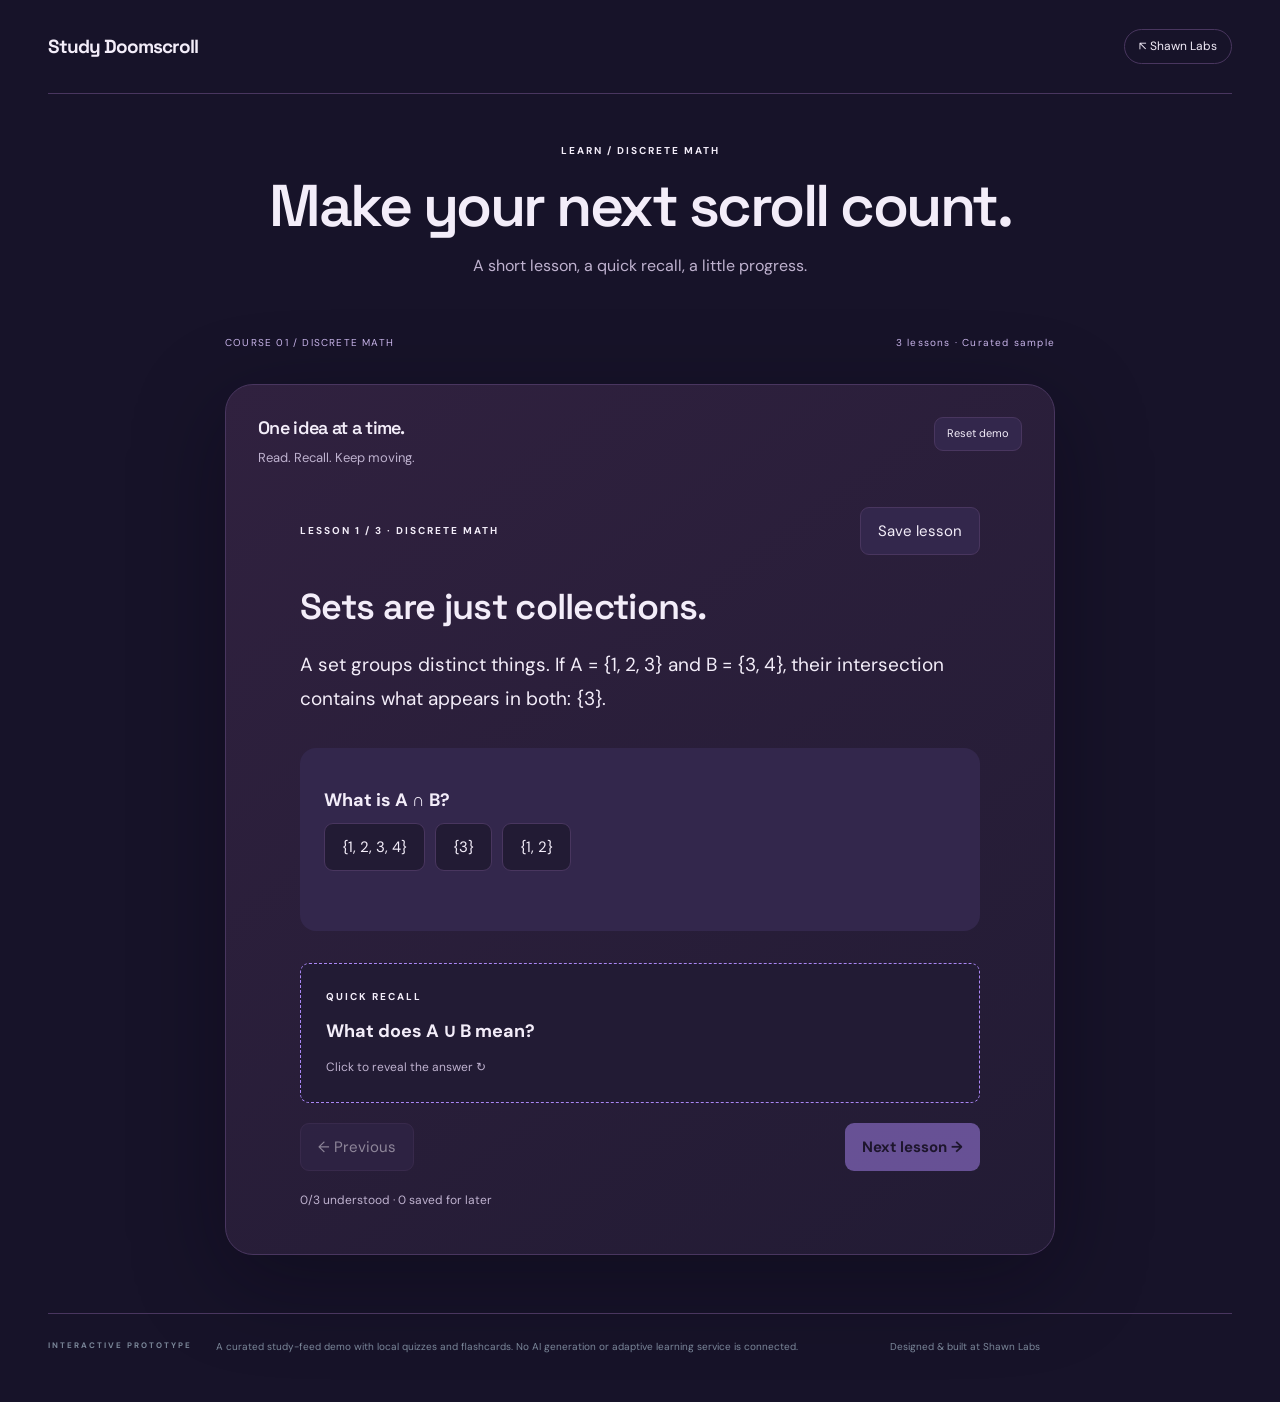
<file: study-doomscroll.html>
<!doctype html><html lang="en"><head><meta charset="utf-8"><meta name="viewport" content="width=device-width,initial-scale=1"><title>Study Doomscroll | Shawn Labs</title><meta name="description" content="A short lesson, a quick recall, a little progress."><link rel="stylesheet" href="experiences.css?v=1"><script defer src="experiences.js?v=1"></script></head><body data-project="study"><div class="app-layout"><div class="main"><header><a class="brand" href="study-doomscroll.html">Study Doomscroll</a><a class="back" href="/">↖ Shawn Labs</a></header><main><div class="intro"><p class="eyebrow">LEARN / DISCRETE MATH</p><h1>Make your next scroll count.</h1><p class="subtitle">A short lesson, a quick recall, a little progress.</p></div><div class="course-strip"><span>COURSE 01 / DISCRETE MATH</span><span>3 lessons · Curated sample</span></div><section id="demo" aria-labelledby="demo-heading"></section><p id="status" role="status" aria-live="polite"></p></main><footer><span class="footer-label">INTERACTIVE PROTOTYPE</span><p id="demo-note"></p><span>Designed & built at Shawn Labs</span></footer></div></div></body></html>
</file>
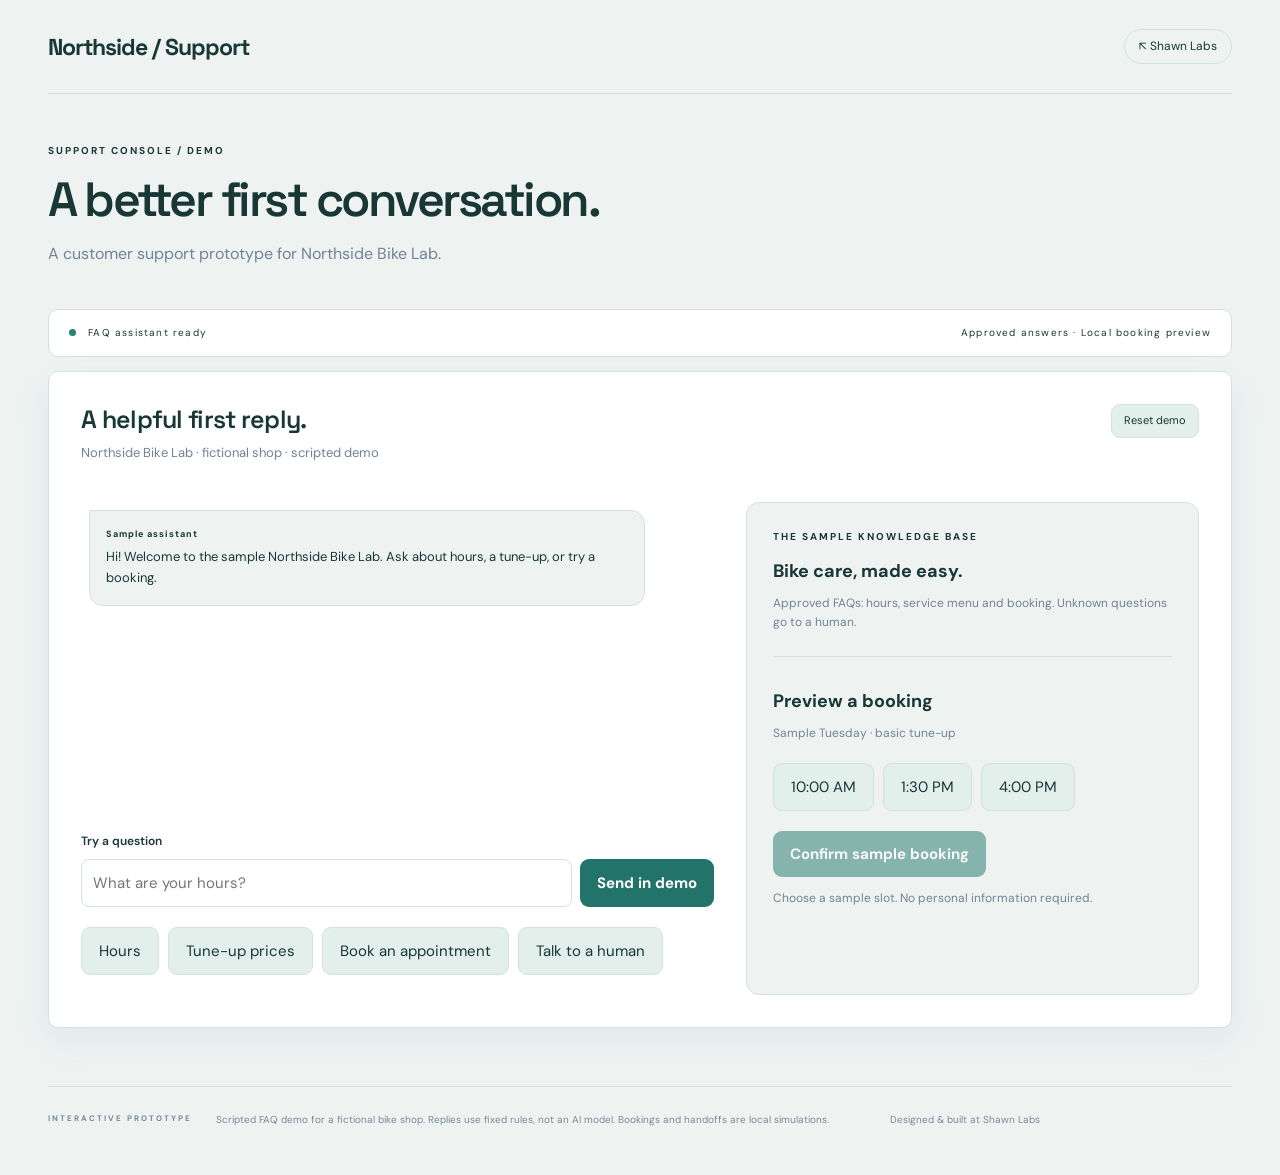
<file: support-agent.html>
<!doctype html><html lang="en"><head><meta charset="utf-8"><meta name="viewport" content="width=device-width,initial-scale=1"><title>Northside / Support | Shawn Labs</title><meta name="description" content="A customer support prototype for Northside Bike Lab."><link rel="stylesheet" href="experiences.css?v=1"><script defer src="experiences.js?v=1"></script></head><body data-project="support"><div class="app-layout"><div class="main"><header><a class="brand" href="support-agent.html">Northside / Support</a><a class="back" href="/">↖ Shawn Labs</a></header><main><div class="intro"><p class="eyebrow">SUPPORT CONSOLE / DEMO</p><h1>A better first conversation.</h1><p class="subtitle">A customer support prototype for Northside Bike Lab.</p></div><div class="support-strip"><span><i></i> FAQ assistant ready</span><span>Approved answers · Local booking preview</span></div><section id="demo" aria-labelledby="demo-heading"></section><p id="status" role="status" aria-live="polite"></p></main><footer><span class="footer-label">INTERACTIVE PROTOTYPE</span><p id="demo-note"></p><span>Designed & built at Shawn Labs</span></footer></div></div></body></html>
</file>
<file: style.css>
@import url('https://fonts.googleapis.com/css2?family=DM+Sans:wght@400;500;600;700&family=Space+Grotesk:wght@400;500;600;700&display=swap');
:root{--bg:#0d100f;--panel:#151917;--ink:#edf0e8;--muted:#91998e;--lime:#ff555f;--line:#2b322b}*{box-sizing:border-box}html{scroll-behavior:smooth;scroll-padding-top:90px}body{margin:0;background:var(--bg);color:var(--ink);font-family:'DM Sans',sans-serif}a{color:inherit;text-decoration:none}button{font:inherit;cursor:pointer}a,button,summary{-webkit-tap-highlight-color:transparent}a:focus-visible,button:focus-visible,summary:focus-visible{outline:2px solid var(--lime);outline-offset:5px}.skip{position:absolute;left:20px;top:-100px;background:var(--lime);color:#111;padding:12px;z-index:5}.skip:focus{top:12px}header{height:92px;border-bottom:1px solid var(--line);display:flex;align-items:center;justify-content:space-between;padding:0 5vw}.brand{display:flex;gap:6px;align-items:center;font-family:'Space Grotesk',sans-serif;font-weight:700;font-size:19px;letter-spacing:-1px}.mark{background:var(--lime);color:#19080b;width:34px;height:34px;display:flex;align-items:center;justify-content:center;margin-right:8px;font-size:23px}.mark span{font-size:13px;align-self:flex-start;margin-top:3px}.muted{color:var(--muted);font-weight:400}nav{display:flex;gap:30px;font-size:13px;color:#b6bdb2}.nav-contact{border:1px solid #75434a;padding:12px 17px;color:var(--lime)}main{overflow:hidden}.hero{max-width:1440px;margin:auto;display:grid;grid-template-columns:1.2fr 1fr;min-height:660px;align-items:center;padding:80px 5vw;gap:40px}.eyebrow{font-size:11px;letter-spacing:2px;font-weight:600;color:var(--lime);margin:0 0 27px}.dot{display:inline-block;background:var(--lime);width:7px;height:7px;border-radius:50%;margin-right:9px;box-shadow:0 0 15px #ff555f66}h1,h2,h3{font-family:'Space Grotesk',sans-serif;font-weight:500;margin:0}h1{font-size:clamp(42px,5.1vw,76px);line-height:1.07;letter-spacing:-4px;white-space:pre-line}.intro{color:var(--muted);font-size:17px;line-height:1.8;max-width:470px;margin:27px 0 31px}.actions{display:flex;align-items:center;gap:28px;flex-wrap:wrap}.button{display:inline-flex;gap:25px;align-items:center;background:var(--lime);color:#19080b;padding:16px 22px;font-size:13px;font-weight:700;border:0}.text-link{font-size:13px}.text-link span{margin-left:10px}.hero-note{font-size:11px;letter-spacing:1px;text-transform:uppercase;color:var(--muted);margin-top:49px}.orbital{height:450px;position:relative;display:grid;place-items:center;background:radial-gradient(ellipse,#ff555f20,transparent 64%)}.orbit{position:absolute;border:1px solid #a3485066;border-radius:50%;width:340px;height:340px}.o2{width:420px;height:220px;transform:rotate(-40deg)}.o3{width:420px;height:220px;transform:rotate(40deg)}.core{width:178px;height:178px;border:1px solid #ff555f55;border-radius:50%;display:flex;flex-direction:column;align-items:center;justify-content:center;font-family:'Space Grotesk';font-size:92px;color:var(--lime);box-shadow:0 0 70px #ff555f18,inset 0 0 30px #ff555f10}.core span{font-size:9px;letter-spacing:3px}.satellite{position:absolute;background:#211215;border:1px solid #91434c;font-size:9px;letter-spacing:1.5px;padding:10px 13px}.s1{top:70px;right:50px}.s2{left:0;top:220px}.s3{bottom:70px;right:12px}.coord{position:absolute;bottom:3px;font-size:9px;letter-spacing:2px;color:#ac7379}.ticker{border-block:1px solid var(--line);padding:25px 5vw;display:flex;align-items:center;justify-content:space-between;gap:20px;font-size:10px;letter-spacing:2px;color:#aeb7a5}.ticker i{color:var(--lime);font-size:20px;font-style:normal}.section{padding:95px 5vw;max-width:1440px;margin:auto}.section-heading{display:flex;justify-content:space-between;align-items:end;gap:24px;margin-bottom:40px}.section-heading .eyebrow{margin-bottom:16px}h2{font-size:clamp(30px,3.2vw,47px);line-height:1.15;letter-spacing:-2px}.section-heading>p{color:var(--muted);font-size:13px;line-height:1.7;margin:0}.work-toolbar{display:flex;justify-content:space-between;align-items:center;margin-bottom:30px}.filters{display:flex;gap:8px}.filters button{color:#a4afa0;border:1px solid var(--line);background:transparent;padding:8px 16px;border-radius:2px;font-size:12px}.filters button[aria-pressed=true]{background:var(--lime);color:#19080b;border-color:var(--lime)}.small{color:var(--muted);font-size:11px}.projects{display:grid;grid-template-columns:repeat(3,1fr);gap:24px}.project{background:var(--panel);border:1px solid var(--line)}.project-art{height:240px;position:relative;display:flex;align-items:center;justify-content:center;overflow:hidden;background:radial-gradient(at 50% 50%,#40242b,#1d1518)}.concept-label{position:absolute;bottom:12px;left:16px;font-size:8px;letter-spacing:1.5px;color:#84907b}.project-body{padding:25px}.project-meta{font-size:10px;text-transform:uppercase;letter-spacing:1px;color:var(--lime);margin-bottom:14px}.project h3{font-size:24px;letter-spacing:-.8px}.project-body>p{font-size:13px;line-height:1.65;color:var(--muted);min-height:44px}.project-button{padding:14px 0 0;border:0;border-top:1px solid var(--line);background:none;color:#d9e3cf;width:100%;text-align:left;font-size:11px;margin-top:10px}.project:hover{border-color:#b2535d}.mini-window{width:78%;background:#1e1116;border:1px solid #9b4855;transform:perspective(800px) rotateY(-13deg) rotateX(7deg);box-shadow:15px 15px 30px #0005}.window-top{font-size:8px;letter-spacing:1px;padding:12px;border-bottom:1px solid #4e2932;color:var(--lime);display:flex;justify-content:space-between}.window-body{display:flex;padding:15px;gap:15px}.mini-sidebar{color:#bb6370;line-height:25px;border-right:1px solid #512c35;padding-right:14px}.window-body small{font-size:6px;letter-spacing:1px;color:#b4838c}.window-body strong{display:block;font-size:12px;font-weight:400;margin:10px 0}.mini-cells{display:flex;gap:6px}.mini-cells i{width:35px;height:28px;background:#63303d;border:1px solid #834653}.mini-line{height:5px;background:#4e2832;width:140px;margin-top:10px}.short{width:90px}.forge{background:radial-gradient(at 50% 50%,#34302b,#1b1b18)}.forge-graphic{display:flex;align-items:center;gap:15px}.forge-graphic span{border:1px solid #746452;padding:10px;font-size:8px;letter-spacing:1px}.forge-graphic i{font-style:normal;color:#cfb696}.forge-graphic b{font-family:'Space Grotesk';font-size:90px;color:#e1c4a0}.study{background:radial-gradient(at 50% 50%,#293438,#161c21)}.study-card{border:1px solid #687b81;background:#1e2c32;padding:25px;transform:rotate(-7deg);box-shadow:13px 12px 0 #31454b70}.study-card small{font-size:7px;letter-spacing:1px;color:#a5c2c6}.study-card strong{font-size:21px;display:block;font-weight:400;margin:18px 0}.study-card span{font-size:9px;color:#a5c2c6}.chart{width:75%;height:125px;display:flex;align-items:end;gap:10px;position:relative;border-bottom:1px solid #a54a54}.chart i{flex:1;background:linear-gradient(#ff7c84,#81323c)}.chart span{position:absolute;top:-30px;left:0;font-size:9px;letter-spacing:2px;color:#ff7c84}.support{background:radial-gradient(at 50% 50%,#313329,#1b1d17)}.chat-art{display:flex;flex-direction:column;width:80%;gap:14px}.chat-art span{font-size:12px;background:#38412c;border:1px solid #67744f;padding:14px;align-self:start}.chat-art span:nth-child(2){align-self:end;background:#222b1b}.chat-art b{font-size:10px;letter-spacing:4px;color:#b5ca90}.game{background:repeating-linear-gradient(0deg,transparent,transparent 5px,#75887708 6px),radial-gradient(at center,#27342d,#111915)}.game-art{text-align:center}.game-art>span{display:block;font-size:64px;color:#8fad99}.game-art b{display:block;letter-spacing:7px;font-size:22px;font-weight:400}.game-art small{display:block;font-size:7px;letter-spacing:2px;color:#8fad99;margin-top:15px}.about{display:grid;grid-template-columns:1fr 1fr;gap:12%;border-block:1px solid var(--line);background:#111511}.about p:not(.eyebrow){color:var(--muted);line-height:1.8;font-size:14px;max-width:440px;margin:25px 0}.principles>div{position:relative;padding:22px 0 22px 50px;border-bottom:1px solid var(--line)}.principles>div:first-child{padding-top:0}.principles span{position:absolute;left:0;font-size:11px;color:var(--lime)}.principles h3{font-size:22px}.principles p{margin:9px 0 0!important;font-size:13px!important}.backlog{border-block:1px solid var(--line)}summary{list-style:none;cursor:pointer;padding:25px 0;font-size:15px;display:flex;justify-content:space-between}summary::-webkit-details-marker{display:none}summary>span{color:var(--lime);font-size:23px}details[open] summary>span{transform:rotate(45deg)}#backlog-list{display:grid;grid-template-columns:1fr 1fr;gap:0 35px;padding-bottom:25px}#backlog-list>div{display:flex;gap:18px;align-items:center;padding:17px 0;border-top:1px solid var(--line);font-size:13px}#backlog-list>div>span:first-child{color:#748168;font-size:10px}#backlog-list small{margin-left:auto;color:var(--muted);font-size:10px}.contact{border-top:1px solid var(--line);padding-bottom:110px;background:radial-gradient(at 85% 100%,#ff555f20,transparent 45%)}.contact h2{font-size:clamp(40px,5vw,70px);letter-spacing:-3px}.contact h2 span{color:var(--lime)}.contact>p:not(.eyebrow){color:var(--muted);margin:25px 0}.contact-note{font-size:12px;color:var(--muted)}footer{border-top:1px solid var(--line);padding:30px 5vw;display:flex;justify-content:space-between;align-items:center;font-size:11px;color:var(--muted)}dialog{background:#21171a;color:var(--ink);border:1px solid #a34c58;max-width:600px;width:calc(100% - 40px);padding:45px}dialog::backdrop{background:#000b;backdrop-filter:blur(8px)}.close{position:absolute;top:12px;right:16px;color:var(--ink);background:none;border:0;font-size:28px}dialog h2{margin:20px 0}dialog p,dialog li{color:#b1bda7;line-height:1.8;font-size:14px}dialog h3{font-size:17px;margin-top:25px}dialog .button{margin:10px 10px 0 0}@media(max-width:1050px){.projects{grid-template-columns:repeat(2,1fr)}.orbital{transform:scale(.8)}h1{letter-spacing:-2px}.hero{gap:0}.small{display:none}}@media(max-width:700px){header{height:75px}nav{gap:17px}nav a{font-size:11px}nav a:nth-child(3),.nav-contact{display:none}.brand{font-size:16px}.hero{grid-template-columns:1fr;padding-top:60px;min-height:auto;gap:20px}.hero h1{font-size:48px}.intro{font-size:15px}.hero-note{margin-top:30px}.orbital{height:340px;transform:scale(.85);margin-top:-15px}.ticker{flex-wrap:wrap;justify-content:center;font-size:8px;gap:15px}.ticker span:last-child,.ticker i:last-of-type{display:none}.section{padding:60px 6vw}.section-heading{display:block}.section-heading>p{margin-top:20px}.projects{grid-template-columns:1fr}.project-art{height:250px}.about{grid-template-columns:1fr;gap:40px}.filters{gap:5px}.filters button{padding:8px 12px;font-size:11px}#backlog-list{grid-template-columns:1fr}.contact h2{font-size:43px}footer>span{display:none}dialog{padding:35px 25px}}@media(prefers-reduced-motion:reduce){html{scroll-behavior:auto}}

/* Red accent theme */
:root{--bg:#100d0f;--panel:#1a1518;--ink:#f3ecee;--muted:#a8969d;--lime:#ff555f;--line:#36292e}.orbital{background:radial-gradient(ellipse,#ff555f20,transparent 64%)}


.builder-visual{display:grid;gap:28px;min-width:0}.builder-portrait{margin:0;max-width:400px;background:#171918;padding:12px;border:1px solid #3a3d39;border-radius:12px;box-shadow:12px 12px 0 #e8e5db}.builder-portrait img{display:block;width:100%;height:auto;aspect-ratio:1;object-fit:cover;border-radius:6px}.builder-portrait figcaption{display:flex;justify-content:space-between;gap:12px;color:#e9e7dd;font-size:9px;letter-spacing:1px;padding:15px 3px 5px}.builder-portrait figcaption span:last-child{color:#b3baad;letter-spacing:0}.builder-visual .principles{gap:0}@media(max-width:720px){.builder-portrait{max-width:360px;margin:0 auto;width:100%}.builder-visual{margin-top:20px}.builder-portrait figcaption{font-size:8px}}

/* Matcraft: blue belt identity, within the existing project-card layout. */
.project-art.matcraft{background:radial-gradient(at 50% 45%,#234d82,#102441)}
.matcraft-art{text-align:center;color:#e3efff;width:85%}.matcraft-art>small{font-size:7px;letter-spacing:2px;color:#89addb}.matcraft-art>strong{display:block;font-family:'Space Grotesk',sans-serif;font-size:22px;letter-spacing:4px;font-weight:500;margin-top:17px}.matcraft-art>span{display:block;font-size:7px;letter-spacing:1.5px;color:#86a9d6;margin-top:9px}.matcraft-belt{height:55px;width:190px;margin:20px auto 0;position:relative;transform:rotate(-13deg)}.matcraft-belt:before,.matcraft-belt:after{content:'';position:absolute;left:0;width:190px;height:25px;top:10px;background:repeating-linear-gradient(0deg,#5084c6 0,#5084c6 2px,#2a5d9f 3px,#3e75b5 4px);box-shadow:0 6px 8px #0004}.matcraft-belt:after{transform:rotate(-18deg);top:27px}.matcraft-belt i{position:absolute;left:78px;top:0;width:35px;height:55px;background:repeating-linear-gradient(90deg,#4b83c9 0,#4b83c9 2px,#2b5d9d 3px,#3974bb 4px);z-index:1;border-radius:3px;box-shadow:0 2px 8px #0003}

/* Personal portfolio refinement: quieter surfaces and a concrete project focus. */
:root{--bg:#100e11;--panel:#191619;--ink:#f5eff1;--muted:#b4a8af;--line:#352b31;--lime:#ff6570}
.hero{min-height:620px;gap:6vw;padding-top:76px;padding-bottom:76px}.hero h1{font-size:clamp(44px,4.8vw,70px);letter-spacing:-3px}.hero .intro{max-width:530px;color:#bfb3b9;line-height:1.8}.hero-note{font-size:10px;line-height:1.8;letter-spacing:.7px}.focus-panel{background:linear-gradient(135deg,#28191f,#181519 60%);border:1px solid #493039;border-radius:8px;overflow:hidden;box-shadow:0 24px 65px #0003}.focus-top{display:flex;justify-content:space-between;gap:16px;padding:22px 25px;font-size:8px;letter-spacing:1.3px;color:#bf9ca9;border-bottom:1px solid var(--line)}.focus-top span:last-child{color:#87777e}.focus-row{display:flex;gap:20px;align-items:center;padding:28px 25px;border-bottom:1px solid var(--line);transition:background .15s}.focus-row:hover{background:#ff657009}.focus-index{font-family:'Space Grotesk',sans-serif;font-size:12px;color:var(--lime);align-self:flex-start;margin-top:3px}.focus-row small{font-size:8px;letter-spacing:1.6px;color:#c09aa8}.focus-row h2{font-size:22px;letter-spacing:-.6px;margin:9px 0}.focus-row p{font-size:11px;color:var(--muted);margin:0}.focus-arrow{color:var(--lime);font-size:20px;margin-left:auto}.focus-bottom{padding:20px 25px;font-size:8px;letter-spacing:1.4px;color:#bda6af}.focus-bottom .dot{box-shadow:none;width:5px;height:5px}.ticker{background:#161216;color:#bba9b2;border-color:var(--line)}.section-heading>p{line-height:1.7}.project{border-radius:8px;overflow:hidden;border:1px solid var(--line);transition:border-color .18s}.project:hover{border-color:#76505e}.project-body>p{color:#b9acb3}.project-meta{letter-spacing:1px}.builder-portrait{box-shadow:10px 10px 0 #35202a;border-color:#573b47;background:#21191e}.builder-portrait figcaption span:last-child{color:#bda6af}.interest-tags{display:flex;flex-wrap:wrap;gap:8px;margin:24px 0}.interest-tags span{border:1px solid #52333f;padding:8px 11px;border-radius:4px;font-size:11px;color:#e0bdc9}.about .principles p,dialog p,dialog li{color:#b4a8af}.filters button{border-radius:3px}nav{color:#c6b8c0}.contact p{color:#bfb1b9}
@media(max-width:1050px){.focus-top{display:block;line-height:1.8}.focus-top span:last-child{display:none}.focus-row{padding:25px 20px;gap:14px}.focus-row h2{font-size:20px}}
@media(max-width:700px){.hero{padding-top:48px;gap:36px}.hero h1{font-size:46px;letter-spacing:-2px}.focus-panel{margin-bottom:12px}.focus-top{display:flex}.focus-row{padding:23px}.focus-row h2{font-size:22px}.hero-note{margin-top:28px}.ticker{font-size:8px;line-height:1.8}.interest-tags{margin-bottom:28px}}
@media(prefers-reduced-motion:reduce){.focus-row,.project{transition:none}}

.project-art.campus{background:linear-gradient(140deg,#183f40,#14252c);color:#d3ede3}.campus-art{width:78%;text-align:left}.campus-art small{font-size:8px;letter-spacing:2px;color:#90c3b5}.campus-art strong{display:block;font-family:'Space Grotesk',sans-serif;font-size:32px;line-height:1.05;letter-spacing:-1px;margin:20px 0}.campus-art span{display:block;font-size:8px;letter-spacing:1px;color:#aacfc3}.campus-art b{display:block;font-size:7px;letter-spacing:1.3px;font-weight:400;margin-top:25px;color:#90c3b5}

/* Silt: tactile browser game */
.project-art.silt{background:#10231e;color:#dce8d9}.silt-art{position:relative;width:100%;height:100%;padding:26px;overflow:hidden}.silt-art small,.silt-art span{position:relative;z-index:2;display:block;font-size:9px;letter-spacing:2px}.silt-art strong{position:absolute;bottom:40px;left:28px;font-size:64px;font-weight:400;letter-spacing:-4px}.silt-art span{position:absolute;bottom:22px}.silt-mineral{position:absolute;width:230px;height:230px;right:-20px;top:10px;border-radius:40% 65% 50% 40%;transform:rotate(-25deg);background:repeating-radial-gradient(ellipse at 20% 10%,#bfcc97 0 3px,#648d78 4px 8px,#203e36 9px 11px);box-shadow:0 18px 45px #0008}.silt .concept-label{display:none}

.project-art.siltpop{background:#13252e;color:#def4ea}.siltpop .concept-label{display:none}

/* Quant learning focus */
.focus-row:first-of-type{background:linear-gradient(100deg,#e5616520,transparent);border-left:2px solid var(--accent,#ed6469);padding-left:16px}.learning-path{display:grid;grid-template-columns:repeat(3,1fr);gap:18px;margin-bottom:22px}.learning-path article{padding:25px;border:1px solid var(--line);border-radius:8px;background:#ffffff02}.learning-path span{font-size:10px;letter-spacing:1.5px;color:var(--accent,#ed6469)}.learning-path h3{font-size:21px;line-height:1.3}.learning-path p,.research-note{color:var(--muted);font-size:13px;line-height:1.9}.research-note{margin-bottom:35px}@media(max-width:700px){.learning-path{grid-template-columns:1fr}.work-toolbar>.small{max-width:180px;text-align:right;font-size:10px}}
</file>
<file: JiuJitsuApp/assets/index-a4h91aaD.css>
@import"https://fonts.googleapis.com/css2?family=DM+Sans:wght@400;450;500;550;600;650;700&family=Manrope:wght@400;500;600;650;700;750;800&display=swap";:root{font-family:DM Sans,sans-serif;color:#172b47;background:#f3f6fb;font-synthesis:none;font-weight:400;--green: #173c70;--muted: #71819a;--line: #dfe6f1;--lime: #91c5ff}*{box-sizing:border-box}body{margin:0}button,input,select,textarea{font:inherit}button,a,input,select,textarea{-webkit-tap-highlight-color:transparent}button,a{touch-action:manipulation}button{cursor:pointer}button:disabled{cursor:default;opacity:.65}a{color:inherit}button:focus-visible,a:focus-visible{outline:3px solid #4b8ada;outline-offset:4px}input:focus,select:focus,textarea:focus{outline:2px solid #79a7dd;outline-offset:1px}h1,h2,h3,p{margin-top:0}h1,h2,h3{font-family:Manrope,DM Sans,sans-serif}h1{font-size:34px;letter-spacing:-1.3px;font-weight:750;margin-bottom:9px}h2{font-size:19px;letter-spacing:-.55px;font-weight:750;margin-bottom:14px}h3{font-size:16px;letter-spacing:-.35px;margin-bottom:8px}p{line-height:1.65;font-size:14px}button{border:0;background:none;color:inherit}small{font-size:12px}main{margin-left:238px;min-width:0;width:calc(100% - 238px)}.shell{display:flex;min-height:100vh}.sidebar{width:238px;background:#fff;position:fixed;inset:0 auto 0 0;border-right:1px solid var(--line);padding:34px 18px 20px;z-index:30;display:flex;flex-direction:column}.brand{display:flex;align-items:center;gap:10px;font-size:25px;font-weight:700;letter-spacing:-1.2px;text-decoration:none;margin:0 12px 43px}.brand img{width:33px;height:33px}.brand>span{align-self:start;font-size:11px;margin-left:-4px;margin-top:4px}.workspace-label{font-size:9px;letter-spacing:1.8px;color:#91a0b6;margin:0 14px 13px;font-weight:650}nav{display:flex;flex-direction:column;gap:5px}nav button{display:flex;align-items:center;text-align:left;gap:12px;padding:12px 14px;font-size:12.5px;color:#65758f;border-radius:7px;position:relative}nav button.active{background:#e7effc;color:#174687;font-weight:600}nav button:hover{background:#edf3fc}.nav-dot{width:5px;height:5px;background:#2872c7;border-radius:50%;margin-left:auto}.sidebar-bottom{margin-top:auto;padding-top:25px}.local-label{font-size:11px;color:#667e9e;padding:16px 12px;border-bottom:1px solid var(--line);margin-bottom:15px}.local-label>span{display:inline-block;background:#4388d4;border-radius:50%;width:6px;height:6px;margin-right:6px}.local-label small{display:block;margin:5px 0 0 12px;font-size:10px;color:#91a0b6}.profile{display:flex;align-items:center;gap:10px;text-align:left;width:100%;padding:5px 10px}.avatar{width:34px;height:34px;border-radius:50%;background:#e4edfc;display:grid;place-items:center;font-size:12px;color:#466eaa}.profile b{font-size:12px;font-weight:600}.profile small{display:block;color:#8a9bb4;font-size:10px;margin-top:3px}.profile>svg{margin-left:auto;color:#8295b1}.topbar{height:76px;padding:0 42px;border-bottom:1px solid var(--line);display:flex;align-items:center;gap:24px;background:#fcfdff}.topbar>div{display:flex;align-items:center}.breadcrumb{display:flex;align-items:center;gap:12px;font-size:11px;color:#91a0b6}.breadcrumb b{color:#536d91;font-weight:500}.date-label{margin-left:auto;color:#7c8da7;font-size:11px}.assistant-button{border:1px solid #d8e2f0;display:flex;gap:8px;align-items:center;padding:9px 12px;border-radius:6px;font-size:11px;background:#fff}.content{max-width:1400px;margin:auto;padding:36px 42px 18px}.page-heading{display:flex;align-items:center;justify-content:space-between;gap:20px;margin-bottom:26px}.page-heading p{color:#7d8ea7;font-size:13px;margin:0}.eyebrow{font-size:9px;letter-spacing:1.6px;font-weight:650;color:#8598b3;margin-bottom:11px;display:block}.button{display:inline-flex;align-items:center;justify-content:center;gap:9px;padding:11px 16px;border:1px solid #d9e3f0;border-radius:6px;background:#fff;font-size:12px;font-weight:550;white-space:nowrap;text-decoration:none;min-height:39px}.button:hover{filter:brightness(.97)}.button.primary{background:#225ca3;color:#fff;border-color:#225ca3}.button.lime{background:var(--lime);border-color:var(--lime);color:#123d71}.text-button{display:inline-flex;align-items:center;gap:8px;color:#3468a6;font-size:11px;font-weight:550;padding:5px 0;text-decoration:none}.icon-button{display:inline-flex;align-items:center;justify-content:center;padding:7px;border-radius:5px}.icon-button:hover{background:#ecf2fb}.hero{height:300px;background:#102747;border-radius:12px;display:flex;overflow:hidden;margin-bottom:30px;position:relative;color:#fff}.hero-copy{padding:30px 34px;z-index:1;min-width:55%}.pill{display:inline-flex;align-items:center;gap:7px;font-size:8px;letter-spacing:1.2px;background:#ffffff0e;border:1px solid #ffffff22;border-radius:4px;padding:7px 9px;color:#b5d3f7}.pill>span{width:4px;height:4px;border-radius:100%;background:#91c5ff}.hero h2{font-size:34px;line-height:1.17;letter-spacing:-1px;font-weight:500;margin:17px 0 12px}.hero p{font-size:11px;line-height:1.65;color:#9fb6d4;margin-bottom:18px}.hero .button{font-size:10px;min-height:34px;padding:8px 12px}.hero-art{position:relative;flex:1;background:radial-gradient(ellipse at 50% 40%,#214e83,transparent 70%);min-width:35%;overflow:hidden}.orbit{position:absolute;border:1px solid #80ade530;border-radius:50%;width:260px;height:260px;left:20px;top:-18px;transform:rotate(-25deg) scaleX(.9)}.orbit.two{width:360px;height:360px;left:-30px;top:-66px}.orbit.three{width:470px;height:470px;left:-85px;top:-120px}.vertical-type{position:absolute;right:16px;top:40px;writing-mode:vertical-rl;font-size:7px;letter-spacing:2px;color:#6f9acb}.belt{position:absolute;top:88px;left:42px;width:250px;height:100px;transform:rotate(-24deg);filter:drop-shadow(0 15px 15px #0008)}.belt:before,.belt:after{content:"";position:absolute;background:repeating-linear-gradient(0deg,#5084c6 0px 2px,#285b9c 3px,#3f72b2 5px);width:245px;height:43px;border-radius:2px;transform:rotate(8deg);box-shadow:inset 0 2px 5px #c6e1ff50,inset 0 -6px 7px #0a244950}.belt:after{transform:rotate(-20deg);top:35px}.belt i{position:absolute;width:50px;height:80px;background:repeating-linear-gradient(90deg,#3d73b8,#5a90d2 2px,#255b9e 3px,#3b70b2 5px);left:105px;top:4px;z-index:2;transform:rotate(5deg);box-shadow:0 3px 10px #0005;border-radius:5px}.belt i+i{width:25px;height:44px;background:#0c172a;left:209px;top:9px;transform:rotate(8deg);border-radius:0;z-index:1}.hero-caption{position:absolute;bottom:28px;left:67px}.hero-caption span{display:block;font-size:7px;letter-spacing:2px;color:#88a8cf;margin-bottom:9px}.hero-caption b{font-family:Manrope;font-size:20px;letter-spacing:-.6px;font-weight:400;color:#d3e5fc}.section-heading{display:flex;align-items:center;justify-content:space-between;gap:14px;margin-bottom:17px}.section-heading h2{margin:0;font-size:17px}.section-heading p{margin:7px 0 0}.segmented{display:flex;gap:3px;border:1px solid var(--line);border-radius:5px;padding:3px}.segmented button{font-size:9px;color:#8495af;padding:5px 9px;border-radius:3px}.segmented .selected{background:#fff;box-shadow:0 1px 3px #0001;color:#254e80}.stats{display:grid;grid-template-columns:repeat(4,1fr);gap:15px;margin-bottom:26px}.stats.three{grid-template-columns:repeat(3,1fr)}.stat{border:1px solid var(--line);border-radius:8px;background:#fff;padding:19px 19px 16px}.stat-label{font-size:10px;display:flex;justify-content:space-between;align-items:center;color:#778ca8;margin-bottom:18px;gap:8px}.stat-label svg{color:#6f90b8}.stat-value{font-size:30px;font-weight:550;letter-spacing:-1.2px}.stat-value>span{font-size:10px;letter-spacing:0;color:#8799b3;font-weight:400;margin-left:7px}.stat small{display:block;color:#8799b3;font-size:9px;margin-top:10px}.dashboard-grid{display:grid;grid-template-columns:1.4fr 1fr;gap:20px;margin-bottom:24px}.panel{padding:24px;background:#fff;border:1px solid var(--line);border-radius:9px;margin-bottom:22px}.dashboard-grid>.panel{margin-bottom:0}.calendar>.section-heading{margin:18px 0 12px}.calendar>.section-heading b{font-size:12px;font-weight:550}.calendar-grid{display:grid;grid-template-columns:repeat(7,1fr);gap:5px}.day-label{text-align:center;font-size:8px;color:#90a0b7;padding:5px}.calendar-day{height:30px;display:flex;flex-direction:column;justify-content:center;align-items:center;font-size:10px;border-radius:5px;color:#6b80a0;position:relative}.calendar-day.today{box-shadow:inset 0 0 0 1px #7ba3d7}.calendar-day.trained{background:#e4efff;color:#235a9d}.calendar-day.trained i{width:3px;height:3px;background:#3d80d0;border-radius:50%;position:absolute;bottom:3px}.calendar-legend{display:flex;justify-content:space-between;font-size:8px;color:#8c9eb6;padding:15px 0;border-bottom:1px solid var(--line)}.calendar-legend i{display:inline-block;width:7px;height:7px;background:#d9e8ff;border-radius:2px;margin-right:5px}.recent-session{display:flex;gap:12px;align-items:center;margin-top:15px}.icon-tile{background:#edf3fd;padding:10px;border-radius:6px;color:#7392ba;display:grid;place-items:center}.recent-session b{font-size:11px;font-weight:550}.recent-session small{display:block;font-size:9px;color:#8d9fb8;margin-top:5px}.recent-session .badge{margin-left:auto}.badge{font-size:9px;color:#4274ae;background:#eaf2ff;padding:6px 9px;border-radius:4px;display:inline-block;white-space:nowrap}.focus-panel{background:#e7effb;border-color:#dce6f5;display:flex;flex-direction:column;align-items:start;padding:26px 28px}.focus-icon{margin-top:16px;width:51px;height:51px;border:1px solid #bfd2ee;border-radius:50%;display:grid;place-items:center;color:#497ab8}.focus-panel h2{font-size:26px;line-height:1.3;letter-spacing:-.9px;margin:21px 0 13px}.focus-panel p{font-size:12px;color:#6e86a7;max-width:280px;line-height:1.8}.focus-panel .text-button{margin-top:4px}.mini-flow{display:flex;align-items:center;gap:10px;color:#7998bd;border-top:1px solid #d1def0;margin-top:22px;padding-top:17px;width:100%;font-size:8px}.mini-flow span{border:1px solid #cbdaee;padding:7px;border-radius:4px}.quick-grid{display:grid;grid-template-columns:repeat(3,1fr);gap:18px}.quick-card{border:1px solid var(--line);border-radius:8px;padding:22px;text-align:left;background:#fff;position:relative}.quick-card>svg:first-child{color:#648bbd;margin-bottom:20px}.quick-card h3{font-size:12px;letter-spacing:-.1px}.quick-card p{font-size:10px;color:#8399b5;margin-bottom:0}.quick-card>svg:last-child{position:absolute;right:19px;top:22px;color:#90a8c6}.muted{color:var(--muted);font-size:12px}.small{font-size:11px}.inline{display:flex;align-items:center;gap:9px}.record-list{border:1px solid var(--line);background:#fff;border-radius:9px;padding:8px 24px;margin-bottom:22px}.record{display:flex;align-items:center;justify-content:space-between;gap:20px;padding:19px 0;border-bottom:1px solid var(--line)}.record:last-child{border-bottom:0}.record p{margin-bottom:6px;font-size:12px}.record h3{margin:8px 0}.record .badge{font-size:9px}.record>div{min-width:0;overflow-wrap:anywhere}.record>.text-button{flex-shrink:0}.notice{display:flex;gap:14px;padding:20px;background:#eaf1fb;border-radius:8px;margin-bottom:22px;color:#4b709e}.notice>svg{flex-shrink:0;margin-top:2px}.notice b{font-size:12px}.notice p{font-size:12px;margin:6px 0 0;color:#7389a7}.empty{text-align:center;padding:48px 20px;max-width:550px;margin:auto}.empty-icon{width:51px;height:51px;border:1px solid #d6e3f7;background:#eef4fd;border-radius:50%;display:grid;place-items:center;margin:0 auto 18px;color:#6592c6}.empty h3{font-size:18px}.empty p{font-size:12px;color:var(--muted)}.library-toolbar{display:flex;gap:12px;margin-bottom:22px}.search-input{display:flex;align-items:center;gap:10px;background:#fff;border:1px solid var(--line);border-radius:6px;padding:0 14px;flex:1;color:#7d98b9}.search-input input{border:0;padding:13px 0;width:100%;outline:none;background:transparent}.tabs{display:flex;gap:18px}.tabs button{font-size:12px;padding:8px 0;color:#8095b1;border-bottom:2px solid transparent}.tabs .selected{border-color:#2d75c6;color:#245c9d}.technique-grid{display:grid;grid-template-columns:repeat(3,1fr);gap:20px;margin-bottom:22px}.technique-card{border:1px solid var(--line);border-radius:8px;overflow:hidden;background:#fff}.technique-cover{height:135px;position:relative;background:#e2ebf9;color:#7396c4;overflow:hidden}.tone-1{background:#e9edf5;color:#7d91af}.tone-2{background:#deecf9;color:#759bc1}.tone-3{background:#e4e7f7;color:#8c95bf}.position-label{position:absolute;top:15px;left:16px;font-size:9px;letter-spacing:.8px;text-transform:uppercase}.mode-label{position:absolute;bottom:13px;right:14px;font-size:8px;background:#fff6;padding:4px 7px;border-radius:3px}.technique-symbol{position:absolute;left:50%;top:50%;transform:translate(-50%,-35%) rotate(-15deg);border:1px solid currentColor;border-radius:50%;width:100px;height:100px;display:grid;place-items:center;opacity:.5}.technique-body{padding:18px}.technique-body .section-heading{margin-bottom:10px}.technique-body .eyebrow{margin:0;font-size:8px}.technique-body p{font-size:11px;color:var(--muted);min-height:30px}.technique-actions{display:flex;justify-content:space-between;align-items:center;gap:5px;border-top:1px solid var(--line);padding-top:12px}.technique-actions a{font-size:9px;color:#7592b8;text-decoration:none;display:flex;align-items:center;gap:4px}label{display:flex;flex-direction:column;gap:7px;font-size:11px;color:#5e7c9f;font-weight:500}input,select,textarea{border:1px solid #d8e2f0;border-radius:5px;background:#fff;padding:11px 12px;font-size:12px;color:#264c7b;min-width:0}textarea{resize:vertical;line-height:1.5}.form-grid{display:grid;grid-template-columns:1fr 1fr;gap:17px}.wide{grid-column:1/-1}.modal-backdrop{position:fixed;inset:0;background:#10274799;-webkit-backdrop-filter:blur(4px);backdrop-filter:blur(4px);z-index:100;display:flex;align-items:center;justify-content:center;padding:25px}.modal{background:#fafcff;border:1px solid #dbe6f6;border-radius:12px;width:760px;max-height:90vh;overflow:auto;padding:28px;box-shadow:0 20px 80px #0003;outline:none}.modal>header{display:flex;align-items:start;justify-content:space-between;margin-bottom:22px}.modal>header h2{font-size:23px;margin:0}.modal-actions{display:flex;align-items:center;justify-content:flex-end;gap:10px;border-top:1px solid var(--line);margin-top:24px;padding-top:20px}.danger{color:#aa5748;border-color:#e4cfc7;margin-right:auto}.form-error{background:#faeee8;border:1px solid #e7c1ae;color:#985337;padding:12px;border-radius:5px;font-size:12px;margin-top:15px}.exercise-editor{margin-top:25px}.exercise-row{display:grid;grid-template-columns:2.4fr repeat(5,1fr) 25px;gap:8px;margin-bottom:12px;align-items:end}.exercise-row input{width:100%;padding:9px 7px}.exercise-row label{font-size:9px}.check-label{flex-direction:row;align-items:center;margin-top:20px;gap:8px}.upload-area{padding:18px;border:1px dashed #afc8e9;border-radius:6px;margin-top:22px}.upload-area>label{gap:10px}.media-grid{display:flex;gap:10px;flex-wrap:wrap;margin:15px 0}.media-grid img,.media-grid video{max-width:100%;width:240px;max-height:240px;object-fit:contain;border-radius:5px;background:#e1eaf7}.template-grid{display:grid;grid-template-columns:repeat(3,1fr);gap:12px;margin-top:20px}.template-card{text-align:left;padding:20px;background:#f0f5fd;border:1px solid #dfe9f8;border-radius:7px;position:relative}.template-num{font-size:9px;color:#8ba6c8;display:block;margin-bottom:20px}.template-card h3{font-size:15px}.template-card p{font-size:10px;color:var(--muted);margin:0}.template-card>svg{position:absolute;top:17px;right:17px;color:#7196c6}.bar-chart{display:flex;gap:15px;align-items:flex-end;padding:25px 8px 35px;position:relative;overflow:auto;min-height:210px}.bar-column{min-width:40px;flex:1;display:flex;flex-direction:column;align-items:center;gap:9px;font-size:10px;color:#587da9}.bar-column>div{width:100%;max-width:55px;background:#75a5e5;border-radius:4px 4px 0 0}.bar-column small{font-size:9px;white-space:nowrap}.chart-unit{position:absolute;bottom:0;font-size:9px;color:#889fbd}.chart-empty{min-height:180px;display:flex;flex-direction:column;align-items:center;justify-content:center;color:#93aac9}.chart-empty p{font-size:11px;margin-top:12px}.nutrition-grid{display:grid;grid-template-columns:1.5fr 1fr;gap:20px}.nutrition-number{font-size:36px;letter-spacing:-1px;margin:25px 0 20px}.nutrition-number>span{font-size:14px;color:#8c9fbc;letter-spacing:0}.progress-track{height:7px;background:#e5edfa;border-radius:10px;overflow:hidden}.progress-track i{display:block;height:100%;background:#4c87d4;border-radius:10px}.calorie-card>p{font-size:11px;color:#7c96b8;margin:12px 0 25px}.nutrients{display:grid;grid-template-columns:repeat(4,1fr);gap:18px;margin-bottom:20px}.nutrients small{display:block;font-size:10px;color:#7792b4;text-transform:capitalize;margin-bottom:9px}.nutrients b{font-weight:500;font-size:22px}.nutrients b>span{font-size:10px;color:#8a9fbc;margin-left:3px}.water-card{background:#e5f0ff;color:#396aa5}.water-card>svg{margin-bottom:20px}.water-card h2{font-size:23px}.water-value{font-size:30px;margin:20px 0}.water-value>span{font-size:15px;color:#83a0c4}.water-card .inline{margin-top:22px}.water-card>.text-button{margin-top:15px}.flow-board{padding:28px 10px;background-color:#f0f5fd;background-image:radial-gradient(#bfd3ed 1px,transparent 1px);background-size:15px 15px;border:1px solid #e1eaf7;border-radius:8px;margin:24px 0;overflow:auto}.flow-branch{display:flex;align-items:flex-start;gap:25px;position:relative}.flow-children{display:flex;flex-direction:column;gap:20px;border-left:1px solid #a8c4e9;padding-left:25px}.flow-node{min-width:150px;display:flex;gap:9px;align-items:center;background:#fff;border:1px solid #bfd5f2;border-radius:6px;padding:14px;font-size:12px;box-shadow:0 3px 5px #324a1c05;position:relative}.node-dot{width:7px;height:7px;border-radius:50%;background:#5290dc;flex-shrink:0}.flow-add{display:grid;grid-template-columns:1fr 1fr auto;gap:13px;align-items:end}.quiz-prompt{margin:22px 0;font-size:20px;font-weight:500;max-width:700px}.pale{background:#e9f2ff;color:#4e7aaf;border-color:#cddff6}.quiz-options{display:flex;flex-direction:column;gap:10px}.quiz-options button{text-align:left;display:flex;align-items:center;gap:15px;border:1px solid #d7e4f5;border-radius:6px;padding:15px;font-size:13px;background:#f8faff}.quiz-options button>span{display:grid;place-items:center;width:24px;height:24px;border:1px solid #cddff5;font-size:10px;border-radius:4px;color:#7396bf}.quiz-options .correct{background:#e1efff;border-color:#7bace6;opacity:1}.quiz-options .incorrect{background:#faeee6;border-color:#dfbaa3;opacity:1}.quiz-feedback{margin-top:20px}.quiz-feedback p{font-size:12px;color:#718bab}.timer-panel{background:#102747;color:#d8e8ff;border-radius:10px;overflow:hidden;margin-bottom:28px}.timer-settings{display:flex;gap:18px;padding:24px;background:#ffffff06}.timer-settings label{flex:1;color:#98b6da}.timer-settings input{background:#1e416d;border-color:#365d8d;color:#fff}.timer-stage{text-align:center;padding:35px}.clock{font-size:115px;letter-spacing:-5px;font-family:Manrope;font-weight:500;color:#8dbfff;font-variant-numeric:tabular-nums;margin:20px 0}.clock>span{color:#5c8fca}.clock.rest{color:#b8d9f1}.timer-controls{display:flex;justify-content:center;gap:10px}.dark-button{background:#1c406e;color:#d8e8ff;border-color:#365e90}.timer-stage>p{font-size:10px;color:#84a4ce;margin-top:25px}.scoreboard{display:grid;grid-template-columns:1fr 1fr;gap:20px}.score-card{border-radius:9px;padding:25px;text-align:center;border:1px solid #e7d8d1;background:#f6eeea}.score-card.blue{background:#eaf0f4;border-color:#d9e3e9}.score-card h2{font-size:70px;font-weight:500;margin:18px}.score-card>.inline{justify-content:center}.score-extras{margin-top:23px;display:flex;flex-direction:column;gap:9px}.score-extras>div{display:flex;align-items:center;gap:7px;font-size:11px}.score-extras span{margin-right:auto;text-transform:capitalize}.score-extras b{margin-left:10px}.score-extras button{background:#fff9;border:1px solid #ddd;border-radius:4px;width:25px;height:25px}.profile-summary{display:flex;align-items:center;gap:20px;padding:20px 0}.big-avatar{width:70px;height:70px;border-radius:50%;background:#e0ebfc;display:grid;place-items:center;color:#527db7;font-size:26px}.profile-summary p{margin-bottom:6px}.profile-summary h2{font-size:24px}.assistant-modal{max-width:570px}.assistant-modal>p{font-size:12px;color:#718cad}.command-chips{display:flex;flex-wrap:wrap;gap:8px;margin:14px 0 20px}.command-chips button{font-size:10px;border:1px solid #cddff5;padding:8px;border-radius:20px;background:#eaf3ff}.prewrap{white-space:pre-wrap}.toast{position:fixed;bottom:25px;left:50%;transform:translate(-50%);background:#225ca3;color:#f1f7ff;padding:13px 20px;display:flex;align-items:center;gap:12px;border-radius:7px;z-index:200;font-size:12px;box-shadow:0 5px 25px #0002}footer{display:flex;align-items:center;gap:16px;font-size:8px;color:#8ba0bf;letter-spacing:1px;border-top:1px solid var(--line);margin-top:32px;padding:22px 0}footer span{letter-spacing:0;font-size:9px}footer span:last-child{margin-left:auto}.loading{height:100vh;display:flex;flex-direction:column;align-items:center;justify-content:center;gap:10px}.loading h1{margin:0}.mobile-menu{display:none}.vlog{width:100%}.scrim{display:none}[hidden]{display:none!important}@media(min-width:1500px){.hero{height:330px}.hero-copy{padding:38px}.hero h2{font-size:39px}.hero-art .belt{left:80px;top:100px;transform:rotate(-24deg) scale(1.15)}.hero-caption{left:100px}.hero p{font-size:12px}}@media(max-width:1150px){.sidebar{width:210px;padding:30px 12px}.brand{font-size:23px}main{margin-left:210px;width:calc(100% - 210px)}.content{padding:30px 26px}.topbar{padding:0 26px}.hero-art{min-width:30%}.hero-copy{padding:27px}.hero h2{font-size:29px}.hero-art .belt{left:-10px;transform:rotate(-24deg) scale(.85)}.hero-caption{left:20px}.stats{gap:10px}.stat{padding:16px 13px}.stat-label{font-size:9px}.stat-value{font-size:26px}.stat-value>span{font-size:8px}.technique-grid{grid-template-columns:repeat(2,1fr)}.date-label{display:none}.topbar .assistant-button{margin-left:auto}.quick-card{padding:18px}.quick-card h3{font-size:11px}.quick-card p{font-size:9px}.dashboard-grid{grid-template-columns:1.2fr 1fr}.focus-panel{padding:23px}.focus-panel h2{font-size:23px}.library-toolbar{flex-wrap:wrap}.search-input{flex-basis:100%}}@media(max-width:800px){main{margin-left:0;width:100%}.sidebar{transform:translate(-100%);transition:transform .2s;width:238px}.sidebar.open{transform:translate(0)}.scrim{display:block;position:fixed;inset:0;background:#10274777;z-index:20}.mobile-menu{display:inline-flex;margin-right:10px}.topbar{height:62px;padding:0 18px}.breadcrumb{font-size:10px}.breadcrumb{gap:7px}.breadcrumb>b{font-size:10px}.assistant-button{font-size:10px;padding:8px}.content{padding:26px 20px}h1{font-size:28px}.eyebrow{font-size:8px}.page-heading{align-items:flex-start}.page-heading>.button{font-size:10px;padding:9px 12px}.hero{height:285px}.hero-copy{min-width:58%;padding:26px}.hero h2{font-size:28px}.hero-art .belt{left:-35px;top:90px;transform:rotate(-24deg) scale(.8)}.hero-caption{left:10px}.hero-caption b{font-size:16px}.hero p{font-size:10px}.stats{grid-template-columns:repeat(2,1fr)}.stat-label{font-size:11px}.stat-value{font-size:30px}.stat small{font-size:10px}.dashboard-grid{gap:15px}.panel{padding:20px}.quick-grid{gap:10px}.quick-card>svg:first-child{margin-bottom:15px}.quick-card>svg:last-child{display:none}.template-grid{grid-template-columns:repeat(2,1fr)}.nutrition-grid{grid-template-columns:1fr}.flow-add{grid-template-columns:1fr 1fr}.flow-add .button{grid-column:1/-1}.clock{font-size:90px}.modal{padding:22px}.exercise-row{grid-template-columns:repeat(5,1fr) 25px}.exercise-row label:first-child{grid-column:1/-1}.stats.three .stat-value{font-size:25px}.stats.three .stat-label{font-size:9px}.stats.three .stat-value>span{font-size:9px}.page-heading p{font-size:11px}.section-heading h2{font-size:15px}}@media(max-width:520px){.content{padding:25px 16px}.topbar{padding:0 10px}.breadcrumb{font-size:0;gap:0}.breadcrumb>svg{display:none}.breadcrumb>b{font-size:11px}.page-heading{flex-wrap:wrap;gap:15px;margin-bottom:22px}.page-heading>.button{width:auto}.hero{height:310px}.hero-copy{padding:26px;min-width:100%}.hero-art{position:absolute;right:-100px;width:250px;height:100%;opacity:.22;pointer-events:none}.hero-caption,.vertical-type{display:none}.hero h2{font-size:32px}.hero p{font-size:11px}.hero-copy>.pill{font-size:7px}.hero .button{font-size:11px}.stats{gap:10px}.stat{padding:17px 14px}.stat-label{font-size:10px}.stats.three{grid-template-columns:1fr 1fr}.stats.three>.stat:last-child{grid-column:1/-1}.dashboard-grid{grid-template-columns:1fr}.focus-panel{min-height:300px;padding:26px}.focus-panel h2 br{display:none}.focus-icon{margin-top:5px}.focus-panel h2{font-size:25px;margin:17px 0 10px}.mini-flow{margin-top:15px}.quick-grid{grid-template-columns:1fr}.quick-card{padding:18px 18px 18px 65px;min-height:87px}.quick-card>svg:first-child{position:absolute;left:22px;top:28px}.quick-card h3{font-size:13px}.quick-card p{font-size:11px}.section-heading{flex-wrap:wrap;gap:12px}.section-heading .muted{font-size:10px}.segmented button{padding:5px 7px;font-size:8px}.technique-grid{grid-template-columns:1fr 1fr;gap:10px}.technique-cover{height:108px}.technique-body{padding:13px}.technique-body h3{font-size:13px}.technique-body p{font-size:10px;min-height:40px}.technique-actions{align-items:start;flex-direction:column;gap:10px}.position-label{font-size:7px;left:10px;top:12px}.technique-symbol{transform:translate(-50%,-35%) scale(.75) rotate(-15deg)}.tabs{gap:14px}.tabs button{font-size:10px}.library-toolbar select{width:calc(50% - 6px)}.library-toolbar input{font-size:11px}.panel{padding:18px}.form-grid{grid-template-columns:1fr}.form-grid .wide{grid-column:auto}.modal-backdrop{padding:10px;align-items:end}.modal{padding:21px 18px;max-height:94vh;border-radius:12px 12px 0 0}.modal-actions{flex-wrap:wrap}.modal-actions .button{font-size:11px;padding:10px}.modal>header h2{font-size:20px}.template-grid{gap:8px}.template-card{padding:17px}.template-card h3{font-size:13px}.timer-settings{padding:15px;gap:10px}.timer-settings label{font-size:9px}.timer-settings input{width:100%;padding:10px}.timer-stage{padding:30px 10px}.clock{font-size:80px}.timer-controls{flex-wrap:wrap}.timer-controls .button{font-size:10px;padding:9px 12px}.scoreboard{gap:10px}.score-card{padding:20px 12px}.score-card h2{font-size:55px}.score-card .inline{gap:4px;flex-wrap:wrap}.score-card .button{padding:7px 10px;font-size:11px;min-height:30px}.score-extras span{font-size:9px}.score-extras button{width:21px;height:21px}.nutrition-number{font-size:32px}.nutrition-number>span{font-size:11px}.nutrients{gap:9px}.nutrients b{font-size:20px}.flow-add{grid-template-columns:1fr}.flow-add .button{grid-column:auto}.record{gap:12px}.record h3{font-size:14px}.record p{font-size:11px}.record-list{padding:5px 16px}footer{flex-wrap:wrap;gap:8px}footer span:last-child{width:100%;margin:0}.toast{bottom:15px;width:max-content;max-width:90vw}.profile-summary{align-items:start}.big-avatar{width:45px;height:45px;flex-shrink:0;font-size:20px}.profile-summary h2{font-size:20px}.profile-summary p{font-size:11px}}@media(prefers-reduced-motion:reduce){*{scroll-behavior:auto!important;transition:none!important}}
</file>
<file: experiences.css>
@import url('https://fonts.googleapis.com/css2?family=DM+Sans:wght@400;500;600;700&family=Space+Grotesk:wght@400;500;600;700&display=swap');
*{box-sizing:border-box}body{margin:0;font:15px/1.6 'DM Sans',sans-serif;background:var(--bg);color:var(--ink);--bg:#f4f6fa;--ink:#202b41;--accent:#416be8;--tint:#e9eefd;--card:#fff;--line:#dde3ef}a{color:inherit;text-decoration:none}button,input,select,textarea{font:inherit}button,a,input,textarea,select{outline-offset:4px}button{cursor:pointer;border:0;border-radius:9px;padding:11px 17px;transition:transform .16s,background .16s}button:hover:not(:disabled){transform:translateY(-2px)}button:disabled{opacity:.5;cursor:default}.primary{background:var(--accent);color:white;font-weight:700}.secondary,.chip{background:var(--tint);color:var(--ink);border:1px solid var(--line)}.selected{outline:2px solid var(--accent)}.main{max-width:1280px;margin:auto;padding:0 48px}header{display:flex;align-items:center;justify-content:space-between;height:94px;border-bottom:1px solid var(--line)}.brand{font:700 23px 'Space Grotesk',sans-serif;letter-spacing:-1px}.back{font-size:12px;border:1px solid var(--line);border-radius:30px;padding:7px 14px}.intro{padding:49px 0 30px}.eyebrow,.caption,.footer-label{font-size:10px;letter-spacing:2px;font-weight:700}h1{font:600 clamp(34px,4.6vw,62px)/1.05 'Space Grotesk',sans-serif;letter-spacing:-2.5px;margin:16px 0}h2{font:600 25px/1.25 'Space Grotesk',sans-serif;letter-spacing:-.7px;margin:0 0 8px}h3{font-size:18px;margin:14px 0 8px}p{margin:0 0 12px}.subtitle{color:#748098;font-size:16px}.section-head{display:flex;justify-content:space-between;align-items:start;gap:20px;margin-bottom:26px}.section-head p{font-size:13px;color:#748098}.section-head #reset{padding:7px 12px;font-size:11px}#demo{background:var(--card);border:1px solid var(--line);padding:32px;border-radius:18px;box-shadow:0 12px 40px #233c7010}.split{display:grid;grid-template-columns:1.4fr 1fr;gap:32px}label{display:block;font-size:12px;font-weight:600;margin:0 0 8px}input,select,textarea{background:var(--card);color:var(--ink);border:1px solid var(--line);border-radius:8px;padding:11px;min-width:0}form{display:flex;gap:8px}form input{flex:1;width:100%}textarea{width:100%;height:132px;resize:vertical}.task{display:flex;align-items:center;gap:12px;padding:19px 0;border-bottom:1px solid var(--line)}.task label{flex:1;margin:0;font-size:14px}.task button{background:none;font-size:10px;color:#748098;padding:4px}.task.done label{text-decoration:line-through;color:#8c96ab}.task input{accent-color:var(--accent);width:18px;height:18px}.panel{background:var(--bg);border:1px solid var(--line);padding:26px;border-radius:13px}.big{font:600 48px 'Space Grotesk';letter-spacing:-2px}.big .small{font:12px 'DM Sans';letter-spacing:0;margin-left:8px}.small{font-size:12px;color:#748098}.meter{height:6px;border-radius:10px;background:var(--line);overflow:hidden;margin:12px 0}.meter i{display:block;height:100%;background:var(--accent)}.context-row,.course-strip,.support-strip,.intel{display:flex;justify-content:space-between;gap:20px;padding:15px 0;margin-bottom:14px;font-size:10px;letter-spacing:1.2px}.rail{width:220px;position:fixed;inset:0 auto 0 0;background:#17243e;color:#aab7d0;padding:35px 23px;display:flex;flex-direction:column;gap:20px}.monogram{width:42px;height:42px;background:#547eff;color:#fff;display:grid;place-items:center;border-radius:13px;margin-bottom:40px;font:700 24px 'Space Grotesk'}.rail span{padding:10px;font-size:13px}.rail .active{background:#ffffff12;color:#fff;border-radius:8px}.rail-bottom{margin-top:auto;font-size:9px;letter-spacing:1px}.rail-bottom small{font-size:10px;letter-spacing:0}.app-layout:has(.rail) .main{margin-left:220px}.project-list{display:grid;grid-template-columns:1fr 1fr;gap:20px;margin-top:26px}.project-card{border:1px solid var(--line);padding:25px;border-radius:8px}.project-card h3{font:600 26px 'Space Grotesk';letter-spacing:-1px}.project-card p{font-size:13px}.project-card button{width:100%;margin-top:20px}.tag{font-size:9px;letter-spacing:1px;font-weight:700}.tags{display:flex;gap:6px;margin:20px 0}.tags span{font-size:10px;background:var(--tint);padding:3px 9px;border-radius:4px}.forge-banner{background:#f0b64b;border-radius:4px;display:flex;justify-content:space-between;align-items:center;padding:36px;margin:0 0 28px;overflow:hidden}.forge-banner h2{font-size:38px;margin:12px 0 0}.forge-art{display:flex;transform:rotate(-12deg)}.forge-art i{width:82px;height:100px;display:grid;place-items:center;border:2px solid #29261f;background:#fff8e5;font:normal 56px 'Space Grotesk';box-shadow:8px 8px 0 #29261f}.forge-art i:nth-child(2){background:#eb653b;transform:translateY(-12px)}[data-project=forge]{--bg:#f7f4ed;--ink:#29261f;--accent:#29261f;--tint:#eee8da;--line:#ded7c9;--card:#fffdf7}[data-project=forge] .brand{font-size:34px}[data-project=forge] #demo{border-radius:4px;box-shadow:none}[data-project=forge] .intro h1{max-width:750px}.lesson{max-width:680px;margin:auto}.card-top{display:flex;justify-content:space-between;align-items:center;gap:16px}.lesson>h2{font-size:36px;margin:30px 0 18px}.lesson-text{font-size:19px;line-height:1.8}.quiz{margin:32px 0;padding:24px;background:var(--tint);border-radius:16px}.answers{display:flex;gap:10px;flex-wrap:wrap}.answers button{background:var(--card)}.quiz-feedback{font-size:12px;margin:16px 0 0;min-height:20px}.flashcard{display:flex;flex-direction:column;gap:12px;width:100%;text-align:left;padding:25px;border:1px dashed var(--accent);background:var(--card);color:var(--ink)}.flashcard b{font-size:18px}.controls{display:flex;gap:9px;flex-wrap:wrap;margin:20px 0}.lesson>.controls{justify-content:space-between}[data-project=study]{--bg:#171329;--ink:#f3edf9;--accent:#aa86f4;--tint:#33274c;--line:#49365f;--card:#221b34}[data-project=study] .intro{max-width:780px;margin:auto;text-align:center}[data-project=study] .subtitle,[data-project=study] .small,[data-project=study] .section-head p{color:#bfb2cf}[data-project=study] .primary{color:#191126}[data-project=study] .brand{font-size:19px}[data-project=study] #demo{max-width:830px;margin:auto;border-radius:28px;background:linear-gradient(145deg,#30213f,#221b34);box-shadow:0 25px 90px #09051260}[data-project=study] .section-head h2{font-size:18px}[data-project=study] .course-strip{max-width:830px;margin:0 auto 18px;color:#c7b3e8}.chat{height:330px;overflow:auto;padding:8px 8px 16px;display:flex;flex-direction:column;gap:14px}.bubble{max-width:90%;background:var(--bg);border:1px solid var(--line);border-radius:0 14px 14px 14px;padding:16px;font-size:13px}.bubble small{display:block;font-size:9px;letter-spacing:1px;font-weight:700;margin-bottom:6px}.bubble.user{align-self:flex-end;background:var(--accent);color:white;border-radius:14px 0 14px 14px}.booking{border-top:1px solid var(--line);margin-top:24px;padding-top:16px}.support-strip{border:1px solid var(--line);border-radius:10px;padding:15px 20px;background:white}.support-strip i{display:inline-block;width:7px;height:7px;border-radius:50%;background:#208671;margin-right:8px}[data-project=support]{--bg:#eef3f2;--ink:#183735;--accent:#22746b;--tint:#e2efeb;--line:#d4e2dd;--card:#fff}[data-project=support] h1{font-size:48px}[data-project=support] #demo{border-radius:10px}.mission{display:grid;grid-template-columns:1fr 260px;gap:34px}.city{display:grid;grid-template-columns:repeat(8,1fr);aspect-ratio:1;background:linear-gradient(35deg,#102426,#10161f);border:1px solid #305052;position:relative;padding:6px;gap:5px;box-shadow:inset 0 0 70px #0008}.cell{position:relative;display:grid;place-items:center;border:1px solid #263d43;background:linear-gradient(120deg,#182c32 20%,#0f2028 20%,#0f2028 80%,#182c32 80%);color:#547176;font:700 21px monospace}.cell:nth-child(3n){background:linear-gradient(90deg,#1b333a 45%,#0a1a20 45%,#0a1a20 55%,#1b333a 55%)}.coordinate{position:absolute;left:3px;bottom:1px;font:7px monospace;color:#5c777c;letter-spacing:1px}.cell.device{color:#77e4dd;background:#163d42;border-color:#52b1af;box-shadow:0 0 15px #48cac333}.cell.player{color:#fff;background:#16796f;border-color:#7ffff1;box-shadow:0 0 20px #33d0b980}.cell.guard{color:#ff6575;background:#421e30;border-color:#f86b80}.cell.exit{color:#bfe55d;border-color:#83984b}.legend{display:flex;flex-wrap:wrap;gap:12px;font-size:9px;margin-top:16px;color:#91aab2}.dpad{display:grid;grid-template-columns:repeat(3,1fr);gap:7px;margin:26px 0}.dpad button:first-child{grid-column:2}.dpad button:nth-child(2){grid-column:1}.dpad button:last-child{grid-column:2}.mission-result{font:12px/1.8 monospace;border-left:2px solid var(--accent);padding-left:14px}[data-project=blackout]{--bg:#090f15;--ink:#dbefef;--accent:#5ae2d0;--tint:#17272e;--line:#293d44;--card:#101a22;background-image:repeating-linear-gradient(0deg,transparent,transparent 3px,#8fead603 3px,#8fead603 4px);font-family:monospace}[data-project=blackout] .brand{letter-spacing:5px;font-size:27px}[data-project=blackout] h1{font-size:clamp(38px,5vw,68px);text-transform:uppercase;max-width:850px;letter-spacing:-2px;text-shadow:3px 0 #137466}[data-project=blackout] .intro{padding:42px 0 18px}[data-project=blackout] .eyebrow{color:var(--accent)}[data-project=blackout] #demo{border-radius:0;background:linear-gradient(125deg,#122029,#10171e);box-shadow:none}[data-project=blackout] button{border-radius:0;font-family:monospace}[data-project=blackout] .primary{color:#071e1b;width:100%}[data-project=blackout] .section-head h2{font-size:22px}[data-project=blackout] .intel{border-top:1px solid var(--line);border-bottom:1px solid var(--line);color:#86adae;font-size:9px}[data-project=blackout] .small{color:#86adae}#status{font-size:12px;min-height:22px;margin:18px 0;color:var(--accent)}footer{display:flex;gap:24px;align-items:start;padding:25px 0 35px;border-top:1px solid var(--line);font-size:10px;color:#7b8799}footer p{max-width:650px;flex:1}footer>span:last-child{white-space:nowrap}.footer-label{font-size:8px;white-space:nowrap}@media(max-width:1000px){.rail{width:170px}.app-layout:has(.rail) .main{margin-left:170px}.main{padding:0 25px}.mission{grid-template-columns:1fr 220px;gap:22px}.split{gap:20px}.forge-art i{width:60px;height:80px}}@media(max-width:720px){.rail{display:none}.app-layout:has(.rail) .main{margin:auto}.main{padding:0 20px}header{height:75px}.intro{padding:32px 0 22px}h1{letter-spacing:-1.5px}.split,.mission,.project-list{grid-template-columns:1fr}#demo{padding:22px}.section-head h2{font-size:21px}.section-head{gap:12px}.section-head #reset{white-space:nowrap}footer{flex-wrap:wrap;gap:12px}footer p{flex-basis:100%}.forge-art{display:none}.forge-banner{padding:26px}.forge-banner h2{font-size:31px}.lesson>h2{font-size:28px}.lesson-text{font-size:16px}.card-top{align-items:start}.caption{letter-spacing:1px;font-size:9px}.context-row,.course-strip,.support-strip,.intel{flex-wrap:wrap;gap:8px}.mission .dpad{max-width:210px}.city{max-width:620px}[data-project=support] h1{font-size:38px}.answers button{flex:1}.brand{font-size:19px}[data-project=blackout] .brand{font-size:22px}.chat{height:310px}.bubble{max-width:95%}form .primary{padding:10px}.forge-banner .eyebrow{letter-spacing:1px}}
</file>
